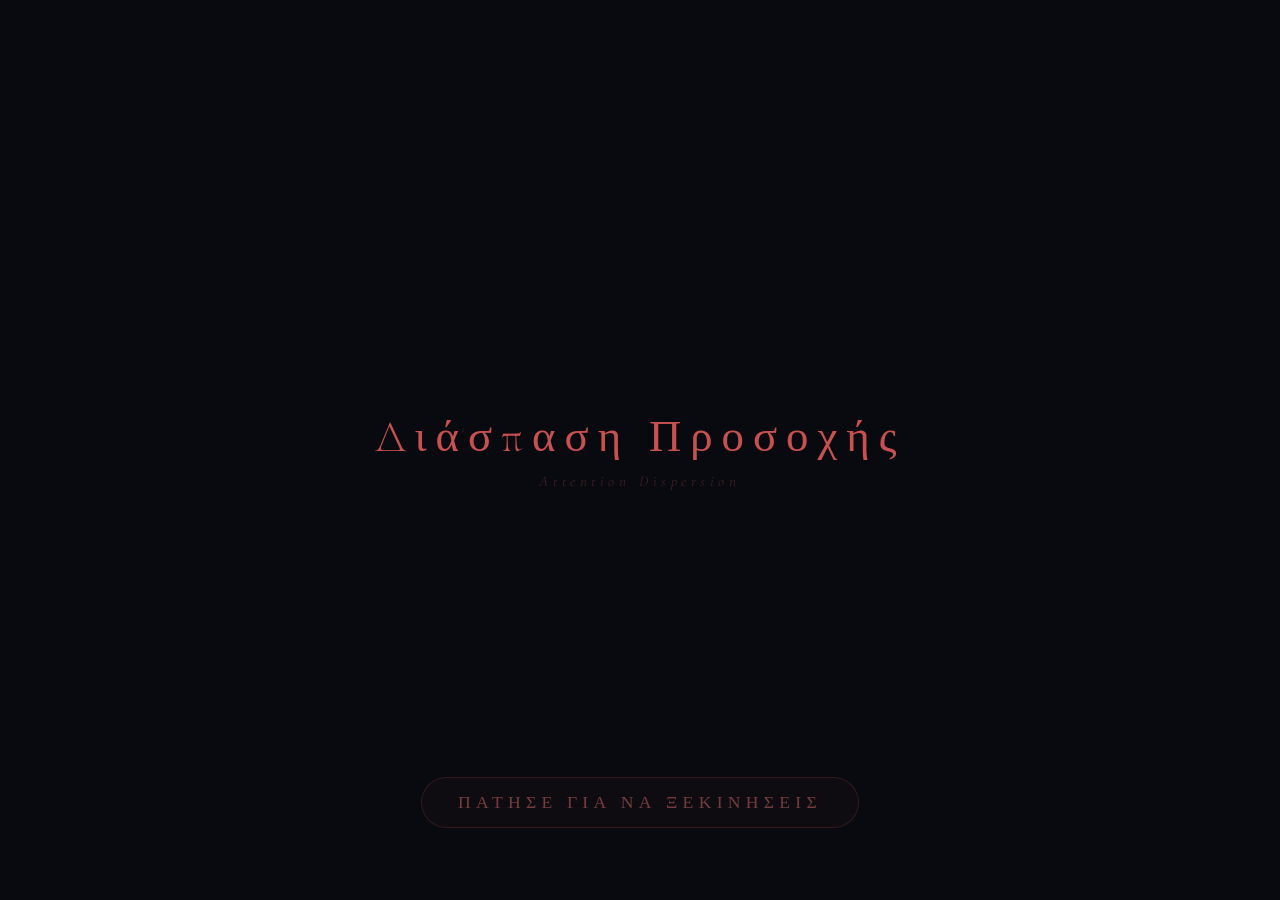
<file: attention_dispersion.html>
<!DOCTYPE html>
<html lang="el">
<head>
<meta charset="UTF-8">
<meta name="viewport" content="width=device-width, initial-scale=1.0">
<title>Διάσπαση Προσοχής — Νοητική Υπερφόρτωση | Attention Dispersion — Cognitive Overload</title>
<meta name="description" content="Οπτικοποίηση της διάσπασης προσοχής: κάθε σκέψη κρατά ένα τρίγωνο αναμμένο, δημιουργώντας αισθητηριακή υπερφόρτωση. Attention dispersion visualization for neurodivergent individuals.">
<link rel="canonical" href="https://mindfulness-practice.site/attention_dispersion.html">
<style>
  @import url('https://fonts.googleapis.com/css2?family=Cormorant+Garamond:ital,wght@0,300;0,400;1,300&display=swap');
  *,*::before,*::after{margin:0;padding:0;box-sizing:border-box}
  body{background:#080a0f;display:flex;flex-direction:column;align-items:center;justify-content:center;min-height:100vh;font-family:'Cormorant Garamond',serif;overflow:hidden;user-select:none}
  #title{color:#c85050;font-size:clamp(16px,2.8vw,22px);font-weight:300;letter-spacing:0.3em;text-transform:uppercase;margin-bottom:16px;opacity:0.9;text-align:center}
  #title-en{color:rgba(200,80,80,0.4);font-size:clamp(10px,1.6vw,13px);letter-spacing:0.2em;margin-top:4px}
  #canvas-wrap{position:relative;width:min(560px,95vw);height:min(560px,95vw)}
  canvas{width:100%;height:100%;border-radius:50%;box-shadow:0 0 80px rgba(200,60,60,0.06),inset 0 0 50px rgba(0,0,0,0.8);background:radial-gradient(circle at center,#101520 0%,#05070a 100%)}
  #phase-label{margin-top:20px;color:#cc7070;font-size:clamp(13px,2vw,16px);letter-spacing:0.12em;font-weight:400;text-align:center;min-height:22px;transition:opacity 0.5s}
  #phase-en{color:rgba(200,100,100,0.35);font-size:clamp(10px,1.5vw,12px);letter-spacing:0.12em;text-align:center;margin-top:4px;font-style:italic;min-height:18px}
  #stress-bar{width:min(300px,70vw);height:6px;background:rgba(255,255,255,0.05);border-radius:3px;margin-top:14px;overflow:hidden}
  #stress-fill{height:100%;width:0%;border-radius:3px;transition:width 0.5s,background 0.3s}
  #stress-label{font-size:11px;color:rgba(200,100,100,0.4);letter-spacing:0.2em;margin-top:4px;text-align:center}
  .back-btn{position:fixed;top:10px;left:12px;background:rgba(255,255,255,0.06);border:1px solid rgba(255,255,255,0.12);color:rgba(255,255,255,0.5);padding:5px 12px;border-radius:14px;font-size:13px;text-decoration:none;font-family:inherit;z-index:10}
  .lang-btn{position:fixed;top:10px;right:12px;background:rgba(255,255,255,0.06);border:1px solid rgba(255,255,255,0.12);color:rgba(255,255,255,0.5);padding:4px 10px;border-radius:12px;font-size:11px;cursor:pointer;font-family:inherit;z-index:10;border:1px solid rgba(255,255,255,0.12)}

  .ex-intro{position:fixed;inset:0;z-index:100;background:#080a0f;display:flex;flex-direction:column;align-items:center;justify-content:center;cursor:pointer;transition:opacity 2s ease}
  .ex-intro.hidden{opacity:0;pointer-events:none}
  .ex-intro-t{font-family:'Cormorant Garamond',serif;font-size:clamp(1.6rem,4.5vw,2.8rem);font-weight:300;letter-spacing:0.2em;color:#c85050;opacity:0;animation:xfi 2s ease 0.5s forwards}
  .ex-intro-s{font-family:'Cormorant Garamond',serif;font-size:clamp(0.7rem,1.4vw,0.95rem);letter-spacing:0.3em;color:rgba(200,80,80,0.3);margin-top:8px;font-style:italic;opacity:0;animation:xfi 2s ease 1.2s forwards}
  .ex-intro-h{position:absolute;bottom:clamp(40px,8vh,80px);left:50%;transform:translateX(-50%);font-family:'Cormorant Garamond',serif;font-size:clamp(0.85rem,2vw,1.1rem);letter-spacing:0.3em;color:rgba(200,100,100,0.55);text-transform:uppercase;cursor:pointer;padding:14px 36px;border:1.5px solid rgba(200,80,80,0.2);border-radius:30px;background:rgba(200,80,80,0.04);transition:all 0.3s;animation:xpu 3s ease-in-out infinite;white-space:nowrap}
  .ex-intro-h:active{background:rgba(200,80,80,0.12);color:rgba(200,100,100,0.8);transform:translateX(-50%) scale(0.96)}
  @keyframes xfi{to{opacity:1}}
  @keyframes xpu{0%,100%{opacity:0.55}50%{opacity:0.9}}
</style>
<script type="application/ld+json">
{
  "@context": "https://schema.org",
  "@type": "LearningResource",
  "name": "Attention Dispersion",
  "alternateName": "Διάσπαση Προσοχής",
  "description": "What happens without returning to the axis: each thought keeps a triangle lit — sensory overload visualization.",
  "url": "https://mindfulness-practice.site/attention_dispersion.html",
  "inLanguage": ["el", "en"],
  "learningResourceType": "Interactive Exercise",
  "educationalUse": "Self-assessment",
  "isAccessibleForFree": true,
  "author": { "@type": "Person", "name": "Θεόδωρος" },
  "isPartOf": {
    "@type": "WebApplication",
    "name": "Mindfulness Guide for Neurodivergent Individuals",
    "url": "https://mindfulness-practice.site/"
  },
  "about": [
    { "@type": "Thing", "name": "Mindfulness" },
    { "@type": "Thing", "name": "Neurodivergence" },
    { "@type": "Thing", "name": "Attention" }
  ],
  "audience": {
    "@type": "PeopleAudience",
    "audienceType": "Neurodivergent individuals, mindfulness practitioners"
  }
}
</script>
<link rel="alternate" hreflang="el" href="https://mindfulness-practice.site/attention_dispersion.html?lang=el">
<link rel="alternate" hreflang="en" href="https://mindfulness-practice.site/attention_dispersion.html?lang=en">
<link rel="alternate" hreflang="x-default" href="https://mindfulness-practice.site/attention_dispersion.html">
</head>
<body>

<div class="ex-intro" id="exIntro" onclick="this.classList.add('hidden')">
  <div class="ex-intro-t">Διάσπαση Προσοχής</div>
  <div class="ex-intro-s">Attention Dispersion</div>
  <div class="ex-intro-h">πάτησε για να ξεκινήσεις</div>
</div>
<a class="back-btn" href="index.html">←</a>
<button class="lang-btn" id="langBtn" onclick="toggleLang()">EN</button>

<div id="title">Διάσπαση Προσοχής<div id="title-en">Attention Dispersion</div></div>
<div id="canvas-wrap"><canvas id="c" width="600" height="600"></canvas></div>
<div id="phase-label"></div>
<div id="phase-en"></div>
<div id="stress-bar"><div id="stress-fill"></div></div>
<div id="stress-label"></div>

<script>
const cv=document.getElementById('c'),ctx=cv.getContext('2d');
const W=600,H=600,CX=300,CY=300;
const MED={x:CX,y:440};
const FOCUS={x:CX,y:150};
const EYE_L={x:-30,y:-30},EYE_R={x:30,y:-30};

let t=0,lang='el';
const urlLang=new URLSearchParams(location.search).get('lang');
if(urlLang==='en'||urlLang==='el')lang=urlLang;

function toggleLang(){lang=lang==='el'?'en':'el';document.getElementById('langBtn').textContent=lang==='el'?'EN':'ΕΛ'}

// ═══ THOUGHTS — they appear and STAY, accumulating ═══
const THOUGHT_POSITIONS=[
  {x:CX-120,y:250,label_el:'παρελθόν',label_en:'past'},
  {x:CX+100,y:280,label_el:'ανησυχία',label_en:'worry'},
  {x:CX-80,y:180,label_el:'σχέδια',label_en:'plans'},
  {x:CX+120,y:200,label_el:'σώμα / πόνος',label_en:'body / pain'},
  {x:CX-30,y:310,label_el:'θυμός',label_en:'anger'},
  {x:CX+60,y:150,label_el:'αν...',label_en:'what if...'},
  {x:CX-130,y:340,label_el:'κρίση',label_en:'judgment'},
  {x:CX+140,y:340,label_el:'φόβος',label_en:'fear'},
];

class Thought{
  constructor(pos,delay){
    this.x=pos.x;this.y=pos.y;
    this.label_el=pos.label_el;this.label_en=pos.label_en;
    this.delay=delay;this.opacity=0;this.scale=0;
    this.active=false;this.hasTriangle=false;
    this.pulsePhase=Math.random()*Math.PI*2;
    this.pulseSpeed=0.8+Math.random()*1.2;
    this.particles=[];
    for(let i=0;i<6;i++){this.particles.push({angle:Math.random()*Math.PI*2,r:10+Math.random()*15,speed:0.3+Math.random()*0.6})}
  }
  update(dt,globalT){
    if(globalT>this.delay&&!this.active)this.active=true;
    if(this.active){
      this.opacity=Math.min(1,this.opacity+dt*0.8);
      this.scale=Math.min(1,this.scale+dt*0.8);
      if(this.opacity>0.6)this.hasTriangle=true;
    }
    this.particles.forEach(p=>{p.angle+=p.speed*dt});
  }
  draw(){
    if(this.opacity<0.01)return;
    const pulse=0.5+0.5*Math.sin(t*this.pulseSpeed+this.pulsePhase);
    ctx.save();ctx.globalAlpha=this.opacity;
    ctx.translate(this.x,this.y);ctx.scale(this.scale,this.scale);
    
    // Glow — gets REDDER as more thoughts accumulate
    const stress=getStress();
    const r=Math.min(200,120+stress*80);
    const g=Math.max(80,160-stress*80);
    const b=Math.max(80,180-stress*100);
    
    const grd=ctx.createRadialGradient(0,0,0,0,0,35);
    grd.addColorStop(0,`rgba(${r},${g},${b},${0.3+pulse*0.15})`);
    grd.addColorStop(1,`rgba(${r},${g},${b},0)`);
    ctx.beginPath();ctx.arc(0,0,35,0,Math.PI*2);ctx.fillStyle=grd;ctx.fill();
    
    // Swirling particles
    this.particles.forEach(p=>{
      const px=Math.cos(p.angle)*p.r,py=Math.sin(p.angle)*p.r;
      ctx.beginPath();ctx.arc(px,py,2,0,Math.PI*2);
      ctx.fillStyle=`rgba(${r},${g+40},${b+40},${0.5+pulse*0.3})`;ctx.fill();
    });
    
    // Label
    ctx.fillStyle=`rgba(${r},${g+30},${b+30},0.85)`;
    ctx.font='12px Cormorant Garamond,serif';ctx.textAlign='center';ctx.textBaseline='middle';
    ctx.fillText(lang==='el'?this.label_el:this.label_en,0,0);
    
    ctx.restore();
  }
}

const thoughts=THOUGHT_POSITIONS.map((pos,i)=>new Thought(pos,2+i*3));

function getStress(){
  const active=thoughts.filter(t=>t.hasTriangle).length;
  return Math.min(1,active/THOUGHT_POSITIONS.length);
}

// ═══ PHASES ═══
const PHASES=[
  {dur:2,el:'Σταθερός άξονας — εστίαση στο σημείο',en:'Stable axis — focus on the point'},
  {dur:3,el:'Μια σκέψη εμφανίζεται... η προσοχή τραβιέται',en:'A thought appears... attention is pulled'},
  {dur:3,el:'Η προσοχή ΔΕΝ επιστρέφει — μένει κολλημένη',en:'Attention does NOT return — it stays stuck'},
  {dur:3,el:'Δεύτερη σκέψη — νέο τρίγωνο αναμμένο',en:'Second thought — another triangle lit'},
  {dur:3,el:'Τρίτη, τέταρτη... κάθε μία κρατά ένα κομμάτι προσοχής',en:'Third, fourth... each one holds a piece of attention'},
  {dur:4,el:'Σκέψεις παντού — νοητική υπερφόρτωση',en:'Thoughts everywhere — cognitive overload'},
  {dur:4,el:'Αισθητηριακή υπερφόρτωση — το σύστημα δεν αντέχει',en:'Sensory overload — the system cannot cope'},
  {dur:4,el:'Χωρίς επιστροφή στον άξονα, ο νους χάνεται',en:'Without returning to the axis, the mind is lost'},
];

let phaseIdx=0,phaseT=0;
function updatePhase(dt){
  phaseT+=dt;
  if(phaseIdx<PHASES.length-1&&phaseT>=PHASES[phaseIdx].dur){
    phaseT=0;phaseIdx++;
  }
  const p=PHASES[phaseIdx];
  document.getElementById('phase-label').textContent=lang==='el'?p.el:p.el;
  document.getElementById('phase-en').textContent=lang==='el'?'':p.en;
  // If lang is en, show en as main
  if(lang==='en'){
    document.getElementById('phase-label').textContent=p.en;
    document.getElementById('phase-en').textContent='';
  } else {
    document.getElementById('phase-label').textContent=p.el;
    document.getElementById('phase-en').textContent=p.en;
  }
  
  // Stress bar
  const stress=getStress();
  const fill=document.getElementById('stress-fill');
  fill.style.width=(stress*100)+'%';
  fill.style.background=stress<0.3?'rgba(100,180,140,0.5)':stress<0.6?'rgba(200,180,80,0.6)':'rgba(200,70,70,0.7)';
  document.getElementById('stress-label').textContent=
    lang==='el'?'ΝΟΗΤΙΚΟ ΦΟΡΤΙΟ':'COGNITIVE LOAD';
}

// ═══ DRAWING ═══
function drawMeditator(){
  ctx.save();ctx.translate(MED.x,MED.y);
  
  // Breath circle — gets SHAKY with stress
  const stress=getStress();
  const shake=stress*4;
  const sx=Math.sin(t*8)*shake,sy=Math.cos(t*11)*shake;
  const breathR=90+Math.sin(t*1.5)*8;
  ctx.beginPath();ctx.arc(sx,sy,breathR,0,Math.PI*2);
  ctx.strokeStyle=`rgba(140,190,210,${0.15-stress*0.1})`;ctx.lineWidth=2;ctx.stroke();
  
  // Head — shakes with overload
  ctx.beginPath();ctx.ellipse(sx,sy,45,32,0,0,Math.PI*2);
  ctx.fillStyle='rgba(25,35,45,0.8)';
  ctx.strokeStyle=`rgba(${120+stress*80},${160-stress*60},${180-stress*80},0.6)`;
  ctx.lineWidth=1.5;ctx.fill();ctx.stroke();
  
  // Ears
  ctx.beginPath();ctx.ellipse(-48+sx,sy,12,28,-Math.PI/10,0,Math.PI*2);
  ctx.fillStyle='rgba(20,30,40,0.9)';ctx.fill();ctx.stroke();
  ctx.beginPath();ctx.ellipse(48+sx,sy,12,28,Math.PI/10,0,Math.PI*2);
  ctx.fillStyle='rgba(20,30,40,0.9)';ctx.fill();ctx.stroke();
  
  // Center — dims with overload
  ctx.beginPath();ctx.arc(sx,sy,4,0,Math.PI*2);
  ctx.fillStyle=`rgba(255,255,255,${1-stress*0.7})`;
  ctx.shadowColor='#ffffff';ctx.shadowBlur=10*(1-stress);ctx.fill();ctx.shadowBlur=0;
  
  // Eyes — get strained
  const eyeGlow=stress>0.5?`rgba(200,80,80,${0.5+stress*0.5})`:'#c8a96e';
  ctx.beginPath();ctx.arc(EYE_L.x+sx,EYE_L.y+sy,5,0,Math.PI*2);
  ctx.fillStyle=eyeGlow;ctx.shadowColor=eyeGlow;ctx.shadowBlur=8+stress*12;ctx.fill();
  ctx.beginPath();ctx.arc(EYE_R.x+sx,EYE_R.y+sy,5,0,Math.PI*2);ctx.fill();
  ctx.shadowBlur=0;
  
  ctx.restore();
}

function drawFocusObject(){
  const stress=getStress();
  const p=0.5+0.5*Math.sin(t*2);
  ctx.save();ctx.translate(FOCUS.x,FOCUS.y);
  
  // Gets dimmer as attention disperses
  const alpha=Math.max(0.1,1-stress*0.8);
  for(let i=2;i>=1;i--){
    const r=10+i*6+p*3;
    ctx.beginPath();ctx.arc(0,0,r,0,Math.PI*2);
    ctx.strokeStyle=`rgba(160,210,230,${(0.1-i*0.02)*alpha})`;ctx.lineWidth=1.5;ctx.stroke();
  }
  ctx.beginPath();
  for(let i=0;i<6;i++){const a=(i*Math.PI)/3-Math.PI/2;i===0?ctx.moveTo(Math.cos(a)*8,Math.sin(a)*8):ctx.lineTo(Math.cos(a)*8,Math.sin(a)*8)}
  ctx.closePath();
  ctx.fillStyle=`rgba(180,230,255,${(0.8+0.2*p)*alpha})`;
  ctx.shadowColor=`rgba(140,200,230,${0.8*alpha})`;ctx.shadowBlur=15*alpha;ctx.fill();
  
  // "Lost" label when very dispersed
  if(stress>0.6){
    ctx.shadowBlur=0;
    ctx.globalAlpha=stress-0.6;
    ctx.fillStyle='rgba(200,100,100,0.6)';ctx.font='italic 11px Cormorant Garamond,serif';
    ctx.textAlign='center';ctx.fillText(lang==='el'?'χαμένο σημείο':'lost point',0,25);
  }
  ctx.restore();
}

// Draw ALL accumulated triangles
function drawTriangles(){
  const stress=getStress();
  thoughts.forEach(th=>{
    if(!th.hasTriangle)return;
    const eL={x:MED.x+EYE_L.x,y:MED.y+EYE_L.y};
    const eR={x:MED.x+EYE_R.x,y:MED.y+EYE_R.y};
    
    const pulse=0.5+0.5*Math.sin(t*th.pulseSpeed+th.pulsePhase);
    const alpha=0.15+pulse*0.1;
    
    // Red-shifting gradient
    const r=Math.min(220,140+stress*80);
    const g=Math.max(80,170-stress*90);
    const b=Math.max(80,200-stress*120);
    
    const grd=ctx.createLinearGradient(MED.x,MED.y,th.x,th.y);
    grd.addColorStop(0,`rgba(${r},${g},${b},${alpha})`);
    grd.addColorStop(1,`rgba(${r},${g},${b},0)`);
    
    ctx.save();
    ctx.beginPath();
    ctx.moveTo(eL.x,eL.y);ctx.lineTo(th.x,th.y);ctx.lineTo(eR.x,eR.y);
    ctx.closePath();ctx.fillStyle=grd;ctx.fill();
    
    // Lines — get more chaotic
    const lineGrd=ctx.createLinearGradient(MED.x,MED.y,th.x,th.y);
    lineGrd.addColorStop(0,`rgba(${r},${g-20},${b-20},${0.4+pulse*0.3})`);
    lineGrd.addColorStop(1,`rgba(${r},${g},${b},0.1)`);
    ctx.beginPath();
    ctx.moveTo(eL.x,eL.y);ctx.lineTo(th.x,th.y);
    ctx.moveTo(eR.x,eR.y);ctx.lineTo(th.x,th.y);
    ctx.strokeStyle=lineGrd;ctx.lineWidth=1+stress;
    ctx.stroke();
    ctx.restore();
  });
}

// Screen shake effect at high stress
function getShake(){
  const s=getStress();
  if(s<0.5)return{x:0,y:0};
  const intensity=(s-0.5)*6;
  return{x:Math.sin(t*13)*intensity,y:Math.cos(t*17)*intensity};
}

// ═══ MAIN LOOP ═══
let lastTime=null;
function loop(ts){
  requestAnimationFrame(loop);
  const dt0=lastTime===null?0:(ts-lastTime)/1000;
  lastTime=ts;
  const dt=Math.min(dt0,0.05);
  t+=dt;
  
  thoughts.forEach(th=>th.update(dt,t));
  updatePhase(dt);
  
  const shake=getShake();
  ctx.save();
  ctx.clearRect(0,0,W,H);
  ctx.translate(shake.x,shake.y);
  
  // Dim grid
  ctx.beginPath();ctx.moveTo(CX,0);ctx.lineTo(CX,H);
  ctx.moveTo(0,MED.y);ctx.lineTo(W,MED.y);
  ctx.strokeStyle='rgba(100,150,180,0.03)';ctx.stroke();
  
  drawFocusObject();
  thoughts.forEach(th=>th.draw());
  drawTriangles();
  drawMeditator();
  
  // Phase dots
  ctx.translate(-shake.x,-shake.y);
  const dotCount=PHASES.length;
  const dotSpacing=16;
  const totalDW=(dotCount-1)*dotSpacing;
  for(let i=0;i<dotCount;i++){
    const dx=CX-totalDW/2+i*dotSpacing;
    ctx.beginPath();ctx.arc(dx,H-20,i===phaseIdx?3.5:2,0,Math.PI*2);
    ctx.fillStyle=i===phaseIdx?'rgba(200,100,100,0.9)':'rgba(80,80,80,0.3)';ctx.fill();
  }
  
  ctx.restore();
}

requestAnimationFrame(loop);
</script>
</body>
</html>
</file>
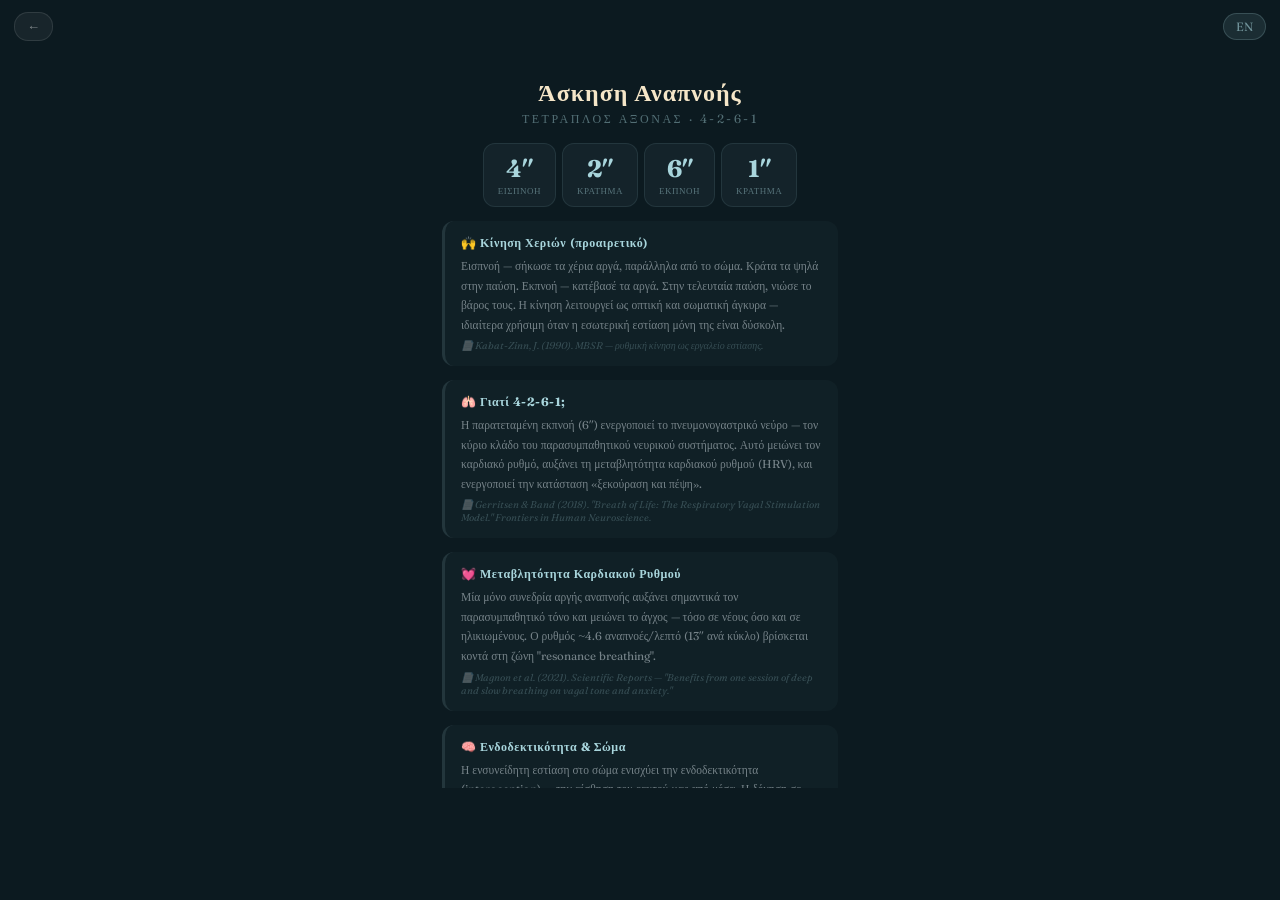
<file: breath_exercise.html>
<!DOCTYPE html>
<html lang="el">
<head>
<meta charset="UTF-8">
<meta name="viewport" content="width=device-width, initial-scale=1.0, maximum-scale=1.0, user-scalable=no">
<meta name="description" content="Διαδραστική άσκηση αναπνοής 4-2-6-1 με κίνηση χεριών. Interactive breathing exercise for neurodivergent individuals.">
<meta property="og:title" content="Άσκηση Αναπνοής — Τετραπλός Άξονας | Breathing Exercise — Fourfold Axis">
<meta property="og:description" content="Αργή αναπνοή με κίνηση χεριών. Slow breathing with arm movement. Vagus nerve activation.">
<link rel="canonical" href="https://mindfulness-practice.site/breath_exercise.html">
<link rel="preconnect" href="https://fonts.googleapis.com">
<link rel="preconnect" href="https://fonts.gstatic.com" crossorigin>
<link href="https://fonts.googleapis.com/css2?family=Fraunces:ital,wght@0,300;0,400;0,700;1,300&display=swap" rel="stylesheet">
<title>Αναπνοή 4‑2‑6‑1 | Breath 4‑2‑6‑1</title>
<style>
  * { margin: 0; padding: 0; box-sizing: border-box; }

  body {
    background: #0c1a20;
    display: flex;
    flex-direction: column;
    align-items: center;
    min-height: 100vh;
    min-height: 100dvh;
    font-family: 'Fraunces', Georgia, serif;
    color: white;
    overflow-x: hidden;
    -webkit-tap-highlight-color: transparent;
  }

  /* ═══ CANVAS — full-width, dominant ═══ */
  canvas {
    width: 100vw;
    max-width: 520px;
    height: 58vh;
    height: 58dvh;
    min-height: 320px;
    display: block;
    flex-shrink: 0;
  }

  /* ═══ BOTTOM UI ═══ */
  .ui-panel {
    flex: 1;
    width: 100%;
    max-width: 520px;
    display: flex;
    flex-direction: column;
    align-items: center;
    justify-content: center;
    padding: 0 20px 16px;
    gap: 10px;
  }

  .phase-box { text-align: center; }
  .phase-name {
    font-size: 26px;
    font-weight: 700;
    letter-spacing: 2px;
    color: #F5E6C8;
    text-shadow: 0 0 8px rgba(200,150,70,0.2);
    min-height: 38px;
    transition: color 0.4s;
  }
  .phase-sub {
    font-size: 13px;
    color: rgba(168,213,220,0.55);
    font-style: italic;
    min-height: 24px;
  }

  .info-row {
    display: flex;
    justify-content: center;
    gap: 28px;
    background: rgba(168,213,220,0.06);
    border-radius: 40px;
    padding: 8px 24px;
  }
  .stat { text-align: center; }
  .stat-val {
    font-size: 24px;
    font-weight: 700;
    font-family: monospace;
    letter-spacing: 1px;
    color: #A8D5DC;
  }
  .stat-lbl {
    font-size: 10px;
    text-transform: uppercase;
    letter-spacing: 1px;
    color: rgba(168,213,220,0.5);
  }
  .stat-divider {
    width: 1px;
    height: 34px;
    background: rgba(168,213,220,0.12);
    align-self: center;
  }

  .controls {
    display: flex;
    gap: 14px;
  }
  button {
    background: rgba(168,213,220,0.08);
    border: 1.5px solid rgba(168,213,220,0.2);
    color: white;
    padding: 10px 26px;
    border-radius: 40px;
    font-size: 15px;
    font-family: inherit;
    cursor: pointer;
    transition: all 0.2s ease;
  }
  button:active {
    transform: scale(0.95);
    background: rgba(168,213,220,0.18);
  }

  /* ═══ SESSION HISTORY BAR ═══ */
  .session-bar {
    display: flex;
    gap: 16px;
    justify-content: center;
    padding: 6px 16px;
    border-radius: 12px;
    background: rgba(168,213,220,0.04);
    border: 1px solid rgba(168,213,220,0.06);
  }
  .session-stat { text-align: center; }
  .session-stat-val {
    font-size: 16px;
    font-weight: 700;
    color: rgba(168,213,220,0.7);
  }
  .session-stat-lbl {
    font-size: 8px;
    text-transform: uppercase;
    letter-spacing: 0.8px;
    color: rgba(168,213,220,0.3);
  }
  .session-divider {
    width: 1px;
    height: 24px;
    background: rgba(168,213,220,0.08);
    align-self: center;
  }

  /* ═══ TOP CONTROLS ═══ */
  .top-bar {
    position: fixed;
    top: 0; left: 0; right: 0;
    display: flex;
    justify-content: space-between;
    align-items: center;
    padding: 12px 14px;
    z-index: 10;
  }
  .back-link {
    background: rgba(255,255,255,0.05);
    border: 1px solid rgba(255,255,255,0.1);
    color: rgba(255,255,255,0.45);
    padding: 5px 12px;
    border-radius: 14px;
    font-size: 13px;
    text-decoration: none;
    font-family: inherit;
    transition: all 0.2s;
  }
  .back-link:active { background: rgba(255,255,255,0.12); }
  .lang-btn {
    background: rgba(168,213,220,0.1);
    border: 1px solid rgba(168,213,220,0.2);
    padding: 5px 12px;
    font-size: 12px;
    border-radius: 14px;
    color: rgba(168,213,220,0.6);
    cursor: pointer;
    font-family: inherit;
    transition: all 0.2s;
  }
  .lang-btn:active { background: rgba(168,213,220,0.2); }

  /* ═══ INTRO GUIDE ═══ */
  .intro-guide {
    width: 92vw; max-width: 440px; max-height: 82vh; overflow-y: auto;
    padding: 28px 22px 22px; text-align: center;
    -webkit-overflow-scrolling: touch;
    margin-top: 50px;
  }
  .intro-guide h1 { font-size: 24px; font-weight: 700; color: #F5E6C8; margin-bottom: 4px; letter-spacing: 1px; }
  .intro-guide .sub-h { font-size: 12px; color: rgba(168,213,220,0.45); letter-spacing: 2.5px; margin-bottom: 16px; }
  .intro-timing { display: flex; justify-content: center; gap: 6px; margin: 14px 0; flex-wrap: wrap; }
  .intro-phase {
    padding: 10px 14px; border-radius: 12px; text-align: center; min-width: 62px;
    background: rgba(168,213,220,0.05); border: 1px solid rgba(168,213,220,0.1);
  }
  .intro-phase .num { font-size: 24px; font-weight: 700; color: #A8D5DC; }
  .intro-phase .lbl { font-size: 9px; color: rgba(168,213,220,0.45); margin-top: 2px; text-transform: uppercase; letter-spacing: 0.5px; }
  .intro-section {
    text-align: left; margin: 14px 0; padding: 14px 16px;
    background: rgba(168,213,220,0.03); border-radius: 12px;
    border-left: 3px solid rgba(168,213,220,0.12);
  }
  .intro-section h3 { font-size: 12px; color: #A8D5DC; margin-bottom: 6px; font-weight: 700; letter-spacing: 0.5px; }
  .intro-section p { font-size: 11.5px; color: rgba(220,230,235,0.5); line-height: 1.7; }
  .intro-ref { font-size: 10px; color: rgba(168,213,220,0.25); font-style: italic; margin-top: 4px; }
  .intro-note {
    font-size: 10px; color: rgba(220,190,60,0.3); margin-top: 14px;
    padding: 10px 14px; border: 1px solid rgba(220,190,60,0.08); border-radius: 10px; text-align: center;
  }
  .intro-start-btn {
    margin-top: 18px; padding: 16px 44px; border-radius: 30px;
    background: rgba(46,139,154,0.18); border: 2px solid rgba(168,213,220,0.25);
    color: white; font-size: 17px; font-family: inherit; cursor: pointer;
    transition: all 0.2s; letter-spacing: 1px;
  }
  .intro-start-btn:active { transform: scale(0.96); background: rgba(46,139,154,0.3); }

  .exercise-area {
    display: none;
    flex-direction: column;
    align-items: center;
    width: 100%;
    min-height: 100vh;
    min-height: 100dvh;
  }
  .exercise-area.active { display: flex; }

  /* ═══ RESPONSIVE ═══ */
  @media (max-height: 640px) {
    canvas { height: 50dvh; min-height: 260px; }
    .phase-name { font-size: 22px; }
    .stat-val { font-size: 20px; }
    .ui-panel { gap: 6px; padding-bottom: 10px; }
  }
  @media (max-height: 550px) {
    canvas { height: 44dvh; min-height: 220px; }
    .session-bar { display: none; }
  }
  @media (min-height: 900px) {
    canvas { height: 62dvh; }
  }
  @media (prefers-reduced-motion: reduce) {
    *, *::before, *::after {
      animation-duration: 0.01ms !important;
      transition-duration: 0.01ms !important;
    }
  }
</style>
<script type="application/ld+json">
{
  "@context": "https://schema.org",
  "@type": "LearningResource",
  "name": "Breathing Exercise 4-2-6-1",
  "alternateName": "Άσκηση Αναπνοής 4-2-6-1",
  "description": "Interactive breathing exercise with arm movement visualization. Vagus nerve activation through slow 4-2-6-1 breathing pattern.",
  "url": "https://mindfulness-practice.site/breath_exercise.html",
  "inLanguage": ["el", "en"],
  "learningResourceType": "Interactive Exercise",
  "educationalUse": "Self-assessment",
  "isAccessibleForFree": true,
  "author": { "@type": "Person", "name": "Θεόδωρος" },
  "isPartOf": {
    "@type": "WebApplication",
    "name": "Mindfulness Guide for Neurodivergent Individuals",
    "url": "https://mindfulness-practice.site/"
  },
  "about": [
    { "@type": "Thing", "name": "Mindfulness" },
    { "@type": "Thing", "name": "Neurodivergence" },
    { "@type": "Thing", "name": "Breath" }
  ],
  "audience": {
    "@type": "PeopleAudience",
    "audienceType": "Neurodivergent individuals, mindfulness practitioners"
  }
}
</script>
<link rel="alternate" hreflang="el" href="https://mindfulness-practice.site/breath_exercise.html?lang=el">
<link rel="alternate" hreflang="en" href="https://mindfulness-practice.site/breath_exercise.html?lang=en">
<link rel="alternate" hreflang="x-default" href="https://mindfulness-practice.site/breath_exercise.html">
</head>
<body>

<!-- TOP BAR -->
<div class="top-bar">
  <a href="index.html" class="back-link">←</a>
  <button class="lang-btn" id="langBtn">EN</button>
</div>

<!-- INTRO GUIDE -->
<div class="intro-guide" id="introGuide">
  <h1 id="ig-title"></h1>
  <div class="sub-h" id="ig-sub"></div>
  <div class="intro-timing" id="ig-timing"></div>
  <div class="intro-section" id="ig-hands"></div>
  <div class="intro-section" id="ig-science"></div>
  <div class="intro-section" id="ig-vagus"></div>
  <div class="intro-section" id="ig-move"></div>
  <div class="intro-note" id="ig-note"></div>
  <button class="intro-start-btn" id="ig-start" onclick="startExercise()"></button>
</div>

<!-- EXERCISE (hidden until start) -->
<div class="exercise-area" id="exerciseArea">
  <canvas id="breathCanvas"></canvas>

  <div class="ui-panel">
    <div class="phase-box">
      <div class="phase-name" id="phaseName">Εισπνοή</div>
      <div class="phase-sub" id="phaseSub">σήκωσε τα χέρια αργά</div>
    </div>

    <div class="info-row">
      <div class="stat">
        <div class="stat-val" id="timerDisplay">00:00</div>
        <div class="stat-lbl" id="timerLabel">Χρόνος</div>
      </div>
      <div class="stat-divider"></div>
      <div class="stat">
        <div class="stat-val" id="cycleCount">0</div>
        <div class="stat-lbl" id="cycleLabel">Κύκλοι</div>
      </div>
    </div>

    <div class="controls">
      <button id="playPauseBtn">▶ Ξεκίνα</button>
      <button id="resetBtn">↺ Επαναφορά</button>
    </div>

    <!-- SESSION HISTORY -->
    <div class="session-bar" id="sessionBar">
      <div class="session-stat">
        <div class="session-stat-val" id="histTotal">0</div>
        <div class="session-stat-lbl" id="histTotalLbl">Σύνολο</div>
      </div>
      <div class="session-divider"></div>
      <div class="session-stat">
        <div class="session-stat-val" id="histToday">0</div>
        <div class="session-stat-lbl" id="histTodayLbl">Σήμερα</div>
      </div>
      <div class="session-divider"></div>
      <div class="session-stat">
        <div class="session-stat-val" id="histStreak">0</div>
        <div class="session-stat-lbl" id="histStreakLbl">Σερί</div>
      </div>
      <div class="session-divider"></div>
      <div class="session-stat">
        <div class="session-stat-val" id="histMinutes">0</div>
        <div class="session-stat-lbl" id="histMinLbl">Λεπτά</div>
      </div>
    </div>
  </div>
</div>

<script>
// ═══════════════════════════════════════════════════════════════════════
// LANGUAGE DATA
// ═══════════════════════════════════════════════════════════════════════
const LANG_DATA = {
  el: {
    phases: [
      { label: "Εισπνοή", sub: "σήκωσε τα χέρια αργά" },
      { label: "Παύση",   sub: "κράτα ψηλά" },
      { label: "Εκπνοή",  sub: "κατέβασε αργά" },
      { label: "Παύση",   sub: "νιώσε το βάρος" }
    ],
    timer: "Χρόνος", cycles: "Κύκλοι",
    play: "▶ Ξεκίνα", pause: "⏸ Παύση", reset: "↺ Επαναφορά",
    histTotal: "Σύνολο", histToday: "Σήμερα", histStreak: "Σερί", histMin: "Λεπτά",
    cues: [
      "νιώσε το βάρος σου", "συγκέντρωσε το βλέμμα",
      "η γη σε κρατά", "άνοιξε την αντίληψη",
      "αφέσου στον ρυθμό", "εδώ, τώρα",
      "η αναπνοή ρέει μόνη της", "το σώμα ξέρει τον ρυθμό"
    ],
    guide: {
      title: 'Άσκηση Αναπνοής', sub: 'ΤΕΤΡΑΠΛΟΣ ΑΞΟΝΑΣ · 4-2-6-1',
      timing: [{num:'4″',lbl:'Εισπνοή'},{num:'2″',lbl:'Κράτημα'},{num:'6″',lbl:'Εκπνοή'},{num:'1″',lbl:'Κράτημα'}],
      hands: { h:'🙌 Κίνηση Χεριών (προαιρετικό)', p:'Εισπνοή — σήκωσε τα χέρια αργά, παράλληλα από το σώμα. Κράτα τα ψηλά στην παύση. Εκπνοή — κατέβασέ τα αργά. Στην τελευταία παύση, νιώσε το βάρος τους. Η κίνηση λειτουργεί ως οπτική και σωματική άγκυρα — ιδιαίτερα χρήσιμη όταν η εσωτερική εστίαση μόνη της είναι δύσκολη.', ref:'Kabat-Zinn, J. (1990). MBSR — ρυθμική κίνηση ως εργαλείο εστίασης.' },
      science: { h:'🫁 Γιατί 4-2-6-1;', p:'Η παρατεταμένη εκπνοή (6″) ενεργοποιεί το πνευμονογαστρικό νεύρο — τον κύριο κλάδο του παρασυμπαθητικού νευρικού συστήματος. Αυτό μειώνει τον καρδιακό ρυθμό, αυξάνει τη μεταβλητότητα καρδιακού ρυθμού (HRV), και ενεργοποιεί την κατάσταση «ξεκούραση και πέψη».', ref:'Gerritsen & Band (2018). "Breath of Life: The Respiratory Vagal Stimulation Model." Frontiers in Human Neuroscience.' },
      vagus: { h:'💓 Μεταβλητότητα Καρδιακού Ρυθμού', p:'Μία μόνο συνεδρία αργής αναπνοής αυξάνει σημαντικά τον παρασυμπαθητικό τόνο και μειώνει το άγχος — τόσο σε νέους όσο και σε ηλικιωμένους. Ο ρυθμός ~4.6 αναπνοές/λεπτό (13″ ανά κύκλο) βρίσκεται κοντά στη ζώνη "resonance breathing".', ref:'Magnon et al. (2021). Scientific Reports — "Benefits from one session of deep and slow breathing on vagal tone and anxiety."' },
      move: { h:'🧠 Ενδοδεκτικότητα & Σώμα', p:'Η ενσυνείδητη εστίαση στο σώμα ενισχύει την ενδοδεκτικότητα (interoception) — την αίσθηση του εαυτού μας από μέσα. Η δόνηση σε κάθε φάση λειτουργεί ως σωματοαισθητικό σήμα — μπορείς να κλείσεις τα μάτια και να ακολουθείς μόνο από την αφή.', ref:'Mehling et al. (2012). MAIA — Multidimensional Assessment of Interoceptive Awareness.' },
      note: '⚠️ Οι μελέτες αφορούν τα μέρη αυτής της πρακτικής (αργή αναπνοή, ρυθμική κίνηση, ενδοδεκτικότητα) — ο συνδυασμός είναι πρωτότυπος σχεδιασμός του Τετραπλού Άξονα.',
      start: '▶  Ξεκίνα την Άσκηση'
    }
  },
  en: {
    phases: [
      { label: "Inhale", sub: "raise arms slowly" },
      { label: "Hold",   sub: "hold up" },
      { label: "Exhale", sub: "lower arms slowly" },
      { label: "Hold",   sub: "feel the weight" }
    ],
    timer: "Time", cycles: "Cycles",
    play: "▶ Start", pause: "⏸ Pause", reset: "↺ Reset",
    histTotal: "Total", histToday: "Today", histStreak: "Streak", histMin: "Minutes",
    cues: [
      "feel your weight", "soften your gaze",
      "earth holds you", "open awareness",
      "surrender to rhythm", "here, now",
      "breath flows by itself", "body knows the rhythm"
    ],
    guide: {
      title: 'Breathing Exercise', sub: 'FOURFOLD AXIS · 4-2-6-1',
      timing: [{num:'4″',lbl:'Inhale'},{num:'2″',lbl:'Hold'},{num:'6″',lbl:'Exhale'},{num:'1″',lbl:'Hold'}],
      hands: { h:'🙌 Arm Movement (optional)', p:'Inhale — raise arms slowly, parallel to your body. Hold them up during the pause. Exhale — lower them slowly. In the final pause, feel their weight. The movement works as a visual and somatic anchor — especially useful when internal focus alone is difficult.', ref:'Kabat-Zinn, J. (1990). MBSR — rhythmic movement as a tool for focus.' },
      science: { h:'🫁 Why 4-2-6-1?', p:'The extended exhale (6″) activates the vagus nerve — the main branch of the parasympathetic nervous system. This reduces heart rate, increases heart rate variability (HRV), and activates the "rest and digest" state.', ref:'Gerritsen & Band (2018). "Breath of Life: The Respiratory Vagal Stimulation Model." Frontiers in Human Neuroscience.' },
      vagus: { h:'💓 Heart Rate Variability', p:'A single session of slow breathing significantly increases parasympathetic tone and reduces anxiety — in both young and older adults. The rate of ~4.6 breaths/min (13″ per cycle) is near the "resonance breathing" zone.', ref:'Magnon et al. (2021). Scientific Reports — "Benefits from one session of deep and slow breathing on vagal tone and anxiety."' },
      move: { h:'🧠 Interoception & Body', p:'Mindful body-focused attention enhances interoception — our inner sense of the body. The vibration at each phase works as a somatosensory signal — you can close your eyes and follow by touch alone.', ref:'Mehling et al. (2012). MAIA — Multidimensional Assessment of Interoceptive Awareness.' },
      note: '⚠️ Studies apply to the components of this practice (slow breathing, rhythmic movement, interoception) — the combination is an original design of the Fourfold Axis.',
      start: '▶  Start the Exercise'
    }
  }
};

let currentLang = 'el';

// ═══════════════════════════════════════════════════════════════════════
// PHASE TIMING
// ═══════════════════════════════════════════════════════════════════════
const PHASES = [
  { dur: 4000, armFrom: 0, armTo: 1, labelKey: 0 }, // inhale
  { dur: 2000, armFrom: 1, armTo: 1, labelKey: 1 }, // hold up
  { dur: 6000, armFrom: 1, armTo: 0, labelKey: 2 }, // exhale
  { dur: 1000, armFrom: 0, armTo: 0, labelKey: 3 }  // hold down
];
const TOTAL_PHASES = PHASES.length;

// ═══════════════════════════════════════════════════════════════════════
// GLOBALS
// ═══════════════════════════════════════════════════════════════════════
let running = false;
let phaseIdx = 0;
let phaseStartTime = 0;
let armPos = 0;
let totalCycles = 0;
let sessionSeconds = 0;
let lastTimestamp = 0;
let animationId = null;
let cues = [];
let lastCueTime = 0;
let time = 0;

const canvas = document.getElementById('breathCanvas');
const ctx = canvas.getContext('2d');
const timerDisplay = document.getElementById('timerDisplay');
const cycleDisplay = document.getElementById('cycleCount');
const phaseNameEl = document.getElementById('phaseName');
const phaseSubEl = document.getElementById('phaseSub');
const playPauseBtn = document.getElementById('playPauseBtn');
const resetBtn = document.getElementById('resetBtn');
const timerLabel = document.getElementById('timerLabel');
const cycleLabel = document.getElementById('cycleLabel');
const langBtn = document.getElementById('langBtn');

// ═══════════════════════════════════════════════════════════════════════
// EASING
// ═══════════════════════════════════════════════════════════════════════
function easeInOutCubic(x) {
  return x < 0.5 ? 4 * x * x * x : 1 - Math.pow(-2 * x + 2, 3) / 2;
}

// ═══════════════════════════════════════════════════════════════════════
// SESSION HISTORY (localStorage)
// ═══════════════════════════════════════════════════════════════════════
function loadHistory() {
  try { return JSON.parse(localStorage.getItem('breath_history')) || { sessions: [], totalMin: 0 }; }
  catch { return { sessions: [], totalMin: 0 }; }
}
function saveHistory(h) { localStorage.setItem('breath_history', JSON.stringify(h)); }

function todayStr() { return new Date().toISOString().split('T')[0]; }

function computeStreak(sessions) {
  if (!sessions.length) return 0;
  // Get unique dates sorted descending
  const dates = [...new Set(sessions.map(s => s.date))].sort().reverse();
  const today = todayStr();
  const yesterday = new Date(Date.now() - 86400000).toISOString().split('T')[0];
  // Streak must include today or yesterday
  if (dates[0] !== today && dates[0] !== yesterday) return 0;
  let streak = 1;
  for (let i = 1; i < dates.length; i++) {
    const prev = new Date(dates[i-1] + 'T00:00:00');
    const curr = new Date(dates[i] + 'T00:00:00');
    const diff = (prev - curr) / 86400000;
    if (diff === 1) streak++;
    else break;
  }
  return streak;
}

function recordCompletedSession(cycles, seconds) {
  const h = loadHistory();
  h.sessions.push({
    date: todayStr(),
    cycles: cycles,
    seconds: Math.round(seconds),
    ts: Date.now()
  });
  h.totalMin = Math.round((h.totalMin || 0) + seconds / 60);
  saveHistory(h);
  updateHistoryUI();
  // Also log for journal integration (compatible with original format)
  logBreathSessionForJournal();
}

function logBreathSessionForJournal() {
  try {
    const data = JSON.parse(localStorage.getItem('breath_sessions') || '{}');
    const now = new Date();
    const day = now.getDay();
    const diff = now.getDate() - day + (day === 0 ? -6 : 1);
    const monday = new Date(new Date(now).setDate(diff));
    const weekStart = monday.toISOString().split('T')[0];
    const dayIdx = (now.getDay() + 6) % 7;
    const key = weekStart + '_' + dayIdx;
    data[key] = (data[key] || 0) + 1;
    localStorage.setItem('breath_sessions', JSON.stringify(data));
  } catch(e) {}
}

function updateHistoryUI() {
  const h = loadHistory();
  const today = todayStr();
  const todaySessions = h.sessions.filter(s => s.date === today).length;
  const streak = computeStreak(h.sessions);
  document.getElementById('histTotal').textContent = h.sessions.length;
  document.getElementById('histToday').textContent = todaySessions;
  document.getElementById('histStreak').textContent = streak;
  document.getElementById('histMinutes').textContent = h.totalMin || 0;

  const ld = LANG_DATA[currentLang];
  document.getElementById('histTotalLbl').textContent = ld.histTotal;
  document.getElementById('histTodayLbl').textContent = ld.histToday;
  document.getElementById('histStreakLbl').textContent = ld.histStreak;
  document.getElementById('histMinLbl').textContent = ld.histMin;
}

// ═══════════════════════════════════════════════════════════════════════
// LANGUAGE
// ═══════════════════════════════════════════════════════════════════════
function updateLanguage() {
  const ld = LANG_DATA[currentLang];
  timerLabel.textContent = ld.timer;
  cycleLabel.textContent = ld.cycles;
  playPauseBtn.textContent = running ? ld.pause : ld.play;
  resetBtn.textContent = ld.reset;
  langBtn.textContent = currentLang === 'el' ? 'EN' : 'ΕΛ';
  const phaseText = ld.phases[PHASES[phaseIdx].labelKey];
  phaseNameEl.textContent = phaseText.label;
  phaseSubEl.textContent = phaseText.sub;
  buildGuide();
  updateHistoryUI();
}

function buildGuide() {
  const g = LANG_DATA[currentLang].guide;
  document.getElementById('ig-title').textContent = g.title;
  document.getElementById('ig-sub').textContent = g.sub;
  document.getElementById('ig-timing').innerHTML = g.timing.map(t =>
    `<div class="intro-phase"><div class="num">${t.num}</div><div class="lbl">${t.lbl}</div></div>`
  ).join('');
  function sec(id, d) {
    document.getElementById(id).innerHTML = `<h3>${d.h}</h3><p>${d.p}</p><div class="intro-ref">📄 ${d.ref}</div>`;
  }
  sec('ig-hands', g.hands);
  sec('ig-science', g.science);
  sec('ig-vagus', g.vagus);
  sec('ig-move', g.move);
  document.getElementById('ig-note').textContent = g.note;
  document.getElementById('ig-start').textContent = g.start;
}

function startExercise() {
  document.getElementById('introGuide').style.display = 'none';
  document.getElementById('exerciseArea').classList.add('active');
  resizeCanvas();
  startBreathing();
}

function setLanguage(lang) {
  currentLang = lang;
  updateLanguage();
  localStorage.setItem('breath_lang', lang);
}

langBtn.addEventListener('click', () => setLanguage(currentLang === 'el' ? 'en' : 'el'));

// ═══════════════════════════════════════════════════════════════════════
// CANVAS RESIZE
// ═══════════════════════════════════════════════════════════════════════
function resizeCanvas() {
  const rect = canvas.getBoundingClientRect();
  const dpr = Math.min(devicePixelRatio || 1, 2);
  canvas.width = rect.width * dpr;
  canvas.height = rect.height * dpr;
  ctx.setTransform(dpr, 0, 0, dpr, 0, 0);
}
window.addEventListener('resize', () => { resizeCanvas(); drawFigure(); });

// ═══════════════════════════════════════════════════════════════════════
// PHASE UPDATE
// ═══════════════════════════════════════════════════════════════════════
function updatePhase(now) {
  if (!running) return;

  const elapsed = now - phaseStartTime;
  const phase = PHASES[phaseIdx];
  const progress = Math.min(elapsed / phase.dur, 1);

  // FIX: Apply easing to progress, THEN interpolate arm position
  const easedProgress = easeInOutCubic(progress);
  armPos = phase.armFrom + (phase.armTo - phase.armFrom) * easedProgress;

  const ld = LANG_DATA[currentLang];
  const phaseText = ld.phases[phase.labelKey];
  phaseNameEl.textContent = phaseText.label;
  phaseSubEl.textContent = phaseText.sub;

  if (progress >= 1) {
    phaseIdx = (phaseIdx + 1) % TOTAL_PHASES;
    phaseStartTime = now;

    // Haptic feedback
    if (navigator.vibrate) {
      const vibePatterns = [
        [30,30,30,30,30,30,30],
        [30,30,30],
        [30,30,30,30,30,30,30,30,30,30,30],
        [40]
      ];
      navigator.vibrate(vibePatterns[phaseIdx]);
    }

    // Cycle complete
    if (phaseIdx === 0) {
      totalCycles++;
      cycleDisplay.textContent = totalCycles;
      // Record session every 3 cycles (or first cycle)
      if (totalCycles === 1 || totalCycles % 3 === 0) {
        recordCompletedSession(totalCycles, sessionSeconds);
      }
    }
  }
}

// ═══════════════════════════════════════════════════════════════════════
// TIMER
// ═══════════════════════════════════════════════════════════════════════
function updateTimer(now) {
  if (!running) return;
  if (lastTimestamp === 0) { lastTimestamp = now; return; }
  const delta = Math.min(now - lastTimestamp, 100);
  if (delta > 0) {
    sessionSeconds += delta / 1000;
    const mins = Math.floor(sessionSeconds / 60);
    const secs = Math.floor(sessionSeconds % 60);
    timerDisplay.textContent = `${String(mins).padStart(2,'0')}:${String(secs).padStart(2,'0')}`;
  }
  lastTimestamp = now;
}

// ═══════════════════════════════════════════════════════════════════════
// DRAW FIGURE — LARGER & CENTERED
// ═══════════════════════════════════════════════════════════════════════
function drawFigure() {
  if (!canvas.width || !canvas.height) return;
  const dpr = Math.min(devicePixelRatio || 1, 2);
  const w = canvas.width / dpr;
  const h = canvas.height / dpr;
  ctx.clearRect(0, 0, w, h);

  const cx = w / 2;
  // Center the figure vertically — place the seat at ~62% height
  const groundY = h * 0.65;
  // Scale factor: make figure fill more of the canvas
  const sc = Math.min(w / 200, h / 260);
  const pulse = Math.sin(time * 1.2) * 0.5 + 0.5;

  ctx.save();
  ctx.translate(cx, groundY);
  ctx.scale(sc, sc);
  ctx.lineCap = 'round';
  ctx.lineJoin = 'round';

  // ── GOLDEN GRAVITY AXIS ──
  const headTop = -118;
  const globeBottom = 52;
  const axTop = headTop - 28;
  const axBot = globeBottom + 18;
  const ag = ctx.createLinearGradient(0, axTop, 0, axBot);
  ag.addColorStop(0, 'rgba(220,190,60,0)');
  ag.addColorStop(0.05, 'rgba(220,190,60,0.18)');
  ag.addColorStop(0.5, 'rgba(220,190,60,0.32)');
  ag.addColorStop(0.95, 'rgba(220,190,60,0.18)');
  ag.addColorStop(1, 'rgba(220,190,60,0)');
  ctx.strokeStyle = ag;
  ctx.lineWidth = 2.2;
  ctx.beginPath(); ctx.moveTo(0, axTop); ctx.lineTo(0, axBot); ctx.stroke();
  ctx.strokeStyle = 'rgba(220,190,60,0.04)';
  ctx.lineWidth = 12;
  ctx.beginPath(); ctx.moveTo(0, axTop); ctx.lineTo(0, axBot); ctx.stroke();

  // ── GLOBE ──
  const globeR = 44, globeY = 0;
  const gradGlobe = ctx.createRadialGradient(-10, globeY - 8, 5, 0, globeY, globeR);
  gradGlobe.addColorStop(0, 'rgba(180,160,80,0.28)');
  gradGlobe.addColorStop(0.5, 'rgba(50,120,100,0.22)');
  gradGlobe.addColorStop(1, 'rgba(30,70,80,0.18)');
  ctx.fillStyle = gradGlobe;
  ctx.beginPath(); ctx.arc(0, globeY, globeR, 0, Math.PI * 2); ctx.fill();
  ctx.strokeStyle = 'rgba(100,160,140,0.18)';
  ctx.lineWidth = 1.5;
  ctx.stroke();
  // continents
  ctx.fillStyle = 'rgba(160,140,60,0.08)';
  ctx.beginPath(); ctx.ellipse(-12, globeY - 5, 18, 12, -0.2, 0, Math.PI * 2); ctx.fill();
  ctx.beginPath(); ctx.ellipse(15, globeY + 8, 10, 8, 0.3, 0, Math.PI * 2); ctx.fill();

  // ── PHASE ARC ──
  if (running) {
    const phaseElapsed = performance.now() - phaseStartTime;
    const pProg = Math.min(phaseElapsed / PHASES[phaseIdx].dur, 1);
    const arcStart = -Math.PI / 2;
    const arcEnd = arcStart + pProg * Math.PI * 2;
    const arcColors = ['rgba(168,213,220,0.3)', 'rgba(180,180,180,0.15)', 'rgba(220,190,60,0.3)', 'rgba(180,180,180,0.12)'];
    ctx.strokeStyle = arcColors[phaseIdx];
    ctx.lineWidth = 2.8;
    ctx.beginPath(); ctx.arc(0, globeY, globeR + 6, arcStart, arcEnd); ctx.stroke();
  }

  // ── LOTUS LEGS ──
  const seatY = -globeR + 5;
  const pelvisY = seatY - 8;
  ctx.fillStyle = 'rgba(40,60,50,0.85)';
  ctx.beginPath();
  ctx.moveTo(-32, seatY + 5);
  ctx.quadraticCurveTo(-37, seatY + 18, -27, seatY + 24);
  ctx.quadraticCurveTo(-5, seatY + 27, 0, seatY + 15);
  ctx.quadraticCurveTo(5, seatY + 27, 27, seatY + 24);
  ctx.quadraticCurveTo(37, seatY + 18, 32, seatY + 5);
  ctx.quadraticCurveTo(16, seatY - 2, 0, pelvisY);
  ctx.quadraticCurveTo(-16, seatY - 2, -32, seatY + 5);
  ctx.fill();
  // fold line
  ctx.strokeStyle = 'rgba(30,50,40,0.22)';
  ctx.lineWidth = 1;
  ctx.beginPath(); ctx.moveTo(-22, seatY + 10); ctx.quadraticCurveTo(0, seatY + 22, 22, seatY + 10); ctx.stroke();

  // ── TORSO ──
  const waistY = pelvisY - 22;
  const chestY = waistY - 28;
  const shoulderY = chestY - 12;
  ctx.fillStyle = 'rgba(60,85,75,0.8)';
  ctx.beginPath();
  ctx.moveTo(-24, pelvisY);
  ctx.quadraticCurveTo(-27, waistY, -26, chestY);
  ctx.lineTo(-22, shoulderY);
  ctx.lineTo(22, shoulderY);
  ctx.lineTo(26, chestY);
  ctx.quadraticCurveTo(27, waistY, 24, pelvisY);
  ctx.closePath();
  ctx.fill();
  // center line
  ctx.strokeStyle = 'rgba(30,50,40,0.18)';
  ctx.lineWidth = 1;
  ctx.beginPath(); ctx.moveTo(0, shoulderY + 5); ctx.lineTo(0, pelvisY); ctx.stroke();

  // ── ARMS ──
  const armAngle = armPos * Math.PI;
  const armLen1 = 30, armLen2 = 28;
  for (let side = -1; side <= 1; side += 2) {
    const sx = side * 22, sy = shoulderY + 3;
    const angle = Math.PI / 2 - armAngle;
    const elbX = sx + Math.cos(angle) * side * armLen1 * 0.7;
    const elbY = sy + Math.sin(angle) * armLen1;
    const hx = elbX + Math.cos(angle) * side * armLen2 * 0.5;
    const hy = elbY + Math.sin(angle) * armLen2 * 0.7;

    // sleeve
    ctx.fillStyle = `rgba(55,80,70,${0.6 + armPos * 0.15})`;
    ctx.beginPath();
    ctx.moveTo(sx - side * 5, sy);
    ctx.lineTo(sx + side * 5, sy);
    ctx.lineTo(elbX + side * 3.5, elbY);
    ctx.lineTo(elbX - side * 3.5, elbY);
    ctx.closePath();
    ctx.fill();
    // forearm
    ctx.strokeStyle = `rgba(200,170,120,${0.5 + armPos * 0.2})`;
    ctx.lineWidth = 3.5;
    ctx.beginPath(); ctx.moveTo(elbX, elbY); ctx.lineTo(hx, hy); ctx.stroke();
    // hand
    ctx.fillStyle = `rgba(200,170,120,${0.4 + armPos * 0.2})`;
    ctx.beginPath(); ctx.arc(hx, hy, 4.5, 0, Math.PI * 2); ctx.fill();

    // glow trail
    if (armPos > 0.1 && running) {
      ctx.strokeStyle = `rgba(168,213,220,${armPos * 0.07})`;
      ctx.lineWidth = 7;
      ctx.beginPath(); ctx.moveTo(sx, sy); ctx.quadraticCurveTo(elbX, elbY, hx, hy); ctx.stroke();
    }
  }

  // Mudra when arms down
  if (armPos < 0.15) {
    const mudraY = waistY + 16;
    ctx.fillStyle = 'rgba(200,170,120,0.4)';
    ctx.beginPath(); ctx.ellipse(0, mudraY, 9, 5.5, 0, 0, Math.PI * 2); ctx.fill();
    ctx.strokeStyle = 'rgba(180,150,100,0.25)';
    ctx.lineWidth = 1;
    ctx.beginPath(); ctx.arc(0, mudraY, 5.5, 0.2, Math.PI - 0.2); ctx.stroke();
  }

  // ── INFINITY SYMBOL ──
  const infY = chestY + 9, infR = 9;
  const colors = ['rgba(220,60,60,0.35)', 'rgba(220,180,40,0.35)', 'rgba(60,180,60,0.35)', 'rgba(60,60,220,0.35)', 'rgba(180,60,180,0.35)'];
  ctx.lineWidth = 2;
  for (let i = 0; i < 5; i++) {
    ctx.strokeStyle = colors[i];
    const o = (i - 2) * 0.9;
    ctx.beginPath();
    ctx.moveTo(0, infY + o);
    ctx.bezierCurveTo(-infR * 1.2, infY - infR + o, -infR * 1.2, infY + infR + o, 0, infY + o);
    ctx.bezierCurveTo(infR * 1.2, infY - infR + o, infR * 1.2, infY + infR + o, 0, infY + o);
    ctx.stroke();
  }

  // ── HEAD & HOOD ──
  const neckY = shoulderY - 9;
  const headY = neckY - 20, headR = 17;
  const hoodTop = headY - headR - 7;

  // Neck
  ctx.fillStyle = 'rgba(200,170,120,0.7)';
  ctx.fillRect(-5.5, neckY, 11, shoulderY - neckY);

  // Hood (behind head)
  ctx.fillStyle = 'rgba(60,85,75,0.8)';
  ctx.beginPath();
  ctx.moveTo(-24, shoulderY);
  ctx.quadraticCurveTo(-26, neckY - 5, -22, headY);
  ctx.quadraticCurveTo(-17, hoodTop, 0, hoodTop - 3);
  ctx.quadraticCurveTo(17, hoodTop, 22, headY);
  ctx.quadraticCurveTo(26, neckY - 5, 24, shoulderY);
  ctx.fill();
  // Hood edge
  ctx.strokeStyle = 'rgba(30,50,40,0.18)';
  ctx.lineWidth = 1.2;
  ctx.beginPath();
  ctx.moveTo(-20, shoulderY - 2);
  ctx.quadraticCurveTo(-22, headY + 5, -15, headY - 5);
  ctx.quadraticCurveTo(0, headY - headR - 2, 15, headY - 5);
  ctx.quadraticCurveTo(22, headY + 5, 20, shoulderY - 2);
  ctx.stroke();

  // Face
  ctx.fillStyle = 'rgba(200,170,120,0.65)';
  ctx.beginPath(); ctx.arc(0, headY, headR - 3, -0.3, Math.PI + 0.3); ctx.fill();

  // Eyes closed
  ctx.strokeStyle = 'rgba(80,60,40,0.4)';
  ctx.lineWidth = 1.3;
  ctx.beginPath(); ctx.moveTo(-8, headY + 1); ctx.quadraticCurveTo(-5.5, headY + 3.5, -3, headY + 1); ctx.stroke();
  ctx.beginPath(); ctx.moveTo(3, headY + 1); ctx.quadraticCurveTo(5.5, headY + 3.5, 8, headY + 1); ctx.stroke();
  // Smile
  ctx.strokeStyle = 'rgba(80,60,40,0.18)';
  ctx.lineWidth = 0.9;
  ctx.beginPath(); ctx.moveTo(-4.5, headY + 7.5); ctx.quadraticCurveTo(0, headY + 10, 4.5, headY + 7.5); ctx.stroke();

  // ── TANTIEN ──
  const tantienY = waistY + 9;
  const tg = ctx.createRadialGradient(0, tantienY, 0, 0, tantienY, 14 + pulse * 5);
  tg.addColorStop(0, `rgba(80,200,160,${0.15 + armPos * 0.1})`);
  tg.addColorStop(0.6, `rgba(80,200,160,${0.05 + armPos * 0.05})`);
  tg.addColorStop(1, 'rgba(80,200,160,0)');
  ctx.fillStyle = tg;
  ctx.beginPath(); ctx.arc(0, tantienY, 14 + pulse * 5, 0, Math.PI * 2); ctx.fill();

  // ── AURA ──
  if (running && armPos > 0.15) {
    for (let i = 0; i < 3; i++) {
      const rr = ((time * 7 + i * 40) % 140);
      const ra = Math.max(0, 1 - rr / 140) * armPos * 0.055;
      ctx.strokeStyle = `rgba(168,213,220,${ra})`;
      ctx.lineWidth = 0.8;
      ctx.beginPath(); ctx.arc(0, chestY - 5, rr, 0, Math.PI * 2); ctx.stroke();
    }
  }

  // ── STARS ──
  for (let i = 0; i < 14; i++) {
    const sx = Math.sin(i * 2.1 + time * 0.08) * 160;
    const sy = -155 - i * 10 + Math.cos(i * 1.5) * 35;
    ctx.fillStyle = `rgba(220,230,240,${0.08 + Math.sin(time * 0.7 + i) * 0.04})`;
    ctx.beginPath(); ctx.arc(sx, sy, 1.3, 0, Math.PI * 2); ctx.fill();
  }

  ctx.restore();

  // ── FLOATING CUES ──
  if (running && cues.length) {
    const nowSec = performance.now() / 1000;
    for (let i = cues.length - 1; i >= 0; i--) {
      const c = cues[i];
      const age = nowSec - c.born;
      if (age > 6) { cues.splice(i, 1); continue; }
      const alpha = age < 0.8 ? age / 0.8 : (age > 4 ? (6 - age) / 2 : 1);
      ctx.save();
      ctx.globalAlpha = Math.max(0, alpha * 0.3);
      ctx.font = "italic 13px 'Fraunces', Georgia, serif";
      ctx.fillStyle = '#A8D5DC';
      ctx.textAlign = 'center';
      ctx.fillText(c.text, c.x, c.y - age * 7);
      ctx.restore();
    }
  }

  time += 0.016;
}

// ═══════════════════════════════════════════════════════════════════════
// CUES
// ═══════════════════════════════════════════════════════════════════════
function maybeAddCue(now) {
  if (!running) return;
  if (now - lastCueTime < 5000) return;
  lastCueTime = now;
  const texts = LANG_DATA[currentLang].cues;
  const text = texts[Math.floor(Math.random() * texts.length)];
  const dpr = Math.min(devicePixelRatio || 1, 2);
  const w = canvas.width / dpr;
  const h = canvas.height / dpr;
  cues.push({ text, x: 20 + Math.random() * (w - 40), y: h * 0.5 + Math.random() * (h * 0.25), born: now / 1000 });
  if (cues.length > 5) cues.shift();
}

// ═══════════════════════════════════════════════════════════════════════
// ANIMATION LOOP
// ═══════════════════════════════════════════════════════════════════════
function animate(nowMs) {
  if (!canvas.width) resizeCanvas();
  if (running) {
    updatePhase(nowMs);
    updateTimer(nowMs);
    maybeAddCue(nowMs);
  }
  drawFigure();
  animationId = requestAnimationFrame(animate);
}

// ═══════════════════════════════════════════════════════════════════════
// CONTROLS
// ═══════════════════════════════════════════════════════════════════════
function startBreathing() {
  if (running) return;
  running = true;
  phaseStartTime = performance.now();
  lastTimestamp = phaseStartTime;
  playPauseBtn.textContent = LANG_DATA[currentLang].pause;
  if (navigator.vibrate) navigator.vibrate([50, 30, 50]);
}

function pauseBreathing() {
  if (!running) return;
  running = false;
  playPauseBtn.textContent = LANG_DATA[currentLang].play;
  // Record session on pause if we have cycles
  if (totalCycles > 0) {
    recordCompletedSession(totalCycles, sessionSeconds);
  }
}

function resetBreathing() {
  const wasRunning = running;
  if (wasRunning) {
    running = false;
    // Record before reset
    if (totalCycles > 0) {
      recordCompletedSession(totalCycles, sessionSeconds);
    }
  }
  phaseIdx = 0;
  armPos = 0;
  totalCycles = 0;
  sessionSeconds = 0;
  cues = [];
  lastCueTime = 0;
  timerDisplay.textContent = '00:00';
  cycleDisplay.textContent = '0';
  const now = performance.now();
  phaseStartTime = now;
  lastTimestamp = now;
  const ld = LANG_DATA[currentLang];
  phaseNameEl.textContent = ld.phases[0].label;
  phaseSubEl.textContent = ld.phases[0].sub;
  playPauseBtn.textContent = ld.play;
  if (!wasRunning) drawFigure();
}

playPauseBtn.addEventListener('click', () => running ? pauseBreathing() : startBreathing());
resetBtn.addEventListener('click', resetBreathing);

// ═══════════════════════════════════════════════════════════════════════
// INIT
// ═══════════════════════════════════════════════════════════════════════
function init() {
  const urlLang = new URLSearchParams(location.search).get('lang');
  if (urlLang === 'en' || urlLang === 'el') currentLang = urlLang;
  else {
    const saved = localStorage.getItem('breath_lang');
    if (saved === 'en' || saved === 'el') currentLang = saved;
    else currentLang = 'el';
  }
  setLanguage(currentLang);
  resizeCanvas();
  resetBreathing();
  updateHistoryUI();
  animationId = requestAnimationFrame(animate);
}

init();
</script>
</body>
</html>
</file>
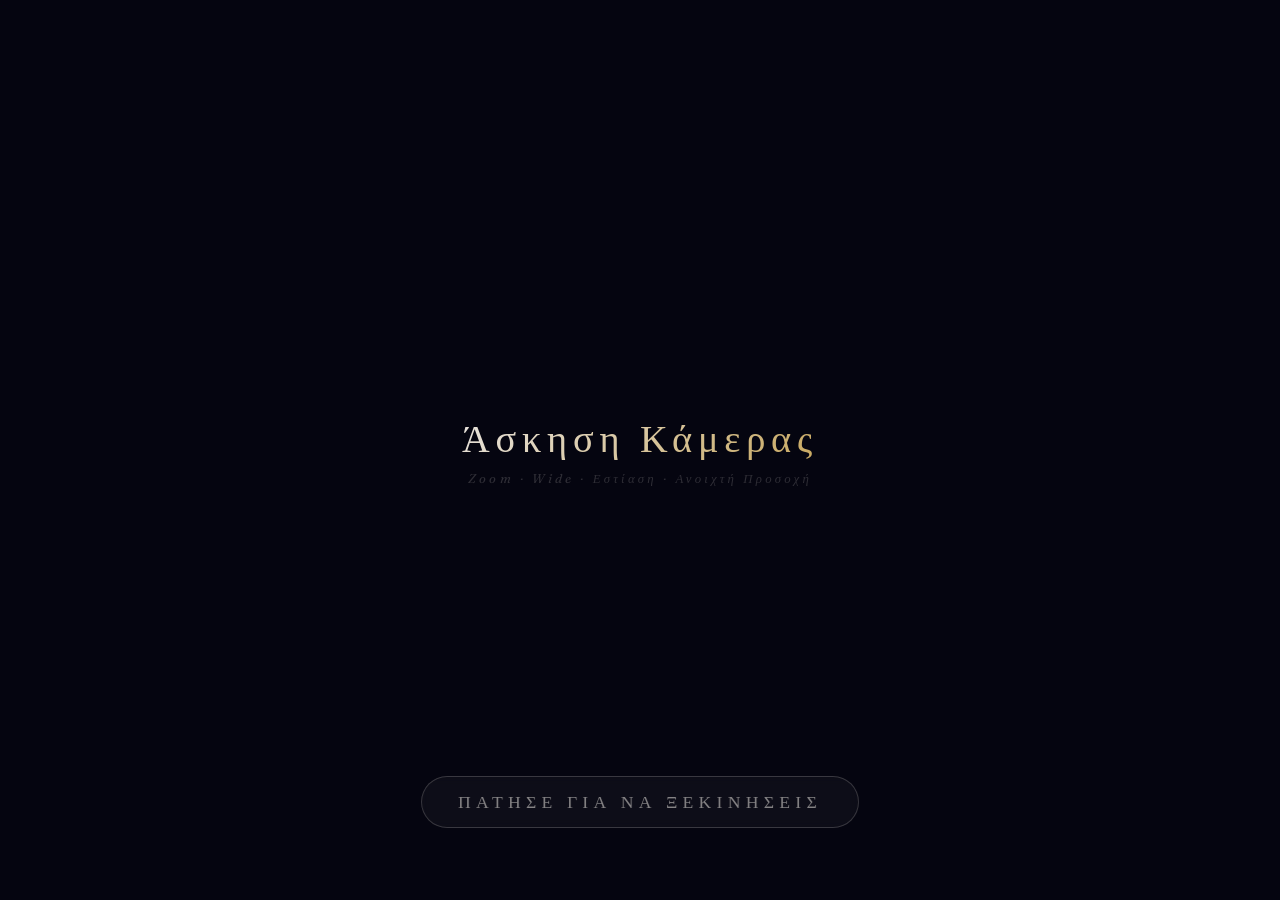
<file: camera_exercise.html>
<!DOCTYPE html>
<html lang="el">
<head>
<meta charset="UTF-8">
<meta name="viewport" content="width=device-width, initial-scale=1.0">
<title>Άσκηση Κάμερας — Από το Zoom στην Ανοιχτή Προσοχή</title>
<style>
  @import url('https://fonts.googleapis.com/css2?family=Fraunces:ital,wght@0,300;0,400;0,700;1,300&display=swap');
  *{margin:0;padding:0;box-sizing:border-box}
  body{background:#050510;overflow:hidden;height:100vh;width:100vw;font-family:'Fraunces',serif;color:#e8e4df;user-select:none}
  canvas{position:fixed;top:0;left:0;width:100vw;height:100vh;z-index:1}
  .sub-box{position:fixed;bottom:50px;left:50%;transform:translateX(-50%);z-index:10;text-align:center;width:90%;max-width:530px;opacity:0;transition:opacity 1.5s ease}
  .sub-box.vis{opacity:1}
  .sub-box .stag{font-size:clamp(0.5rem,0.9vw,0.65rem);letter-spacing:0.3em;text-transform:uppercase;color:rgba(200,180,120,0.45);margin-bottom:5px}
  .sub-box .main{font-size:clamp(0.7rem,1.4vw,0.9rem);font-weight:400;letter-spacing:0.06em;color:rgba(232,228,223,0.7);line-height:1.7;font-style:italic}
  .sub-box .sci{font-size:clamp(0.45rem,0.8vw,0.55rem);color:rgba(140,200,180,0.35);margin-top:8px;line-height:1.5}
  /* New English banner (above head) */
  .eng-banner{
    position:fixed;
    top:20px;
    left:50%;
    transform:translateX(-50%);
    z-index:20;
    background:rgba(10,20,25,0.85);
    backdrop-filter:blur(4px);
    border-radius:20px;
    padding:10px 20px;
    max-width:85%;
    text-align:center;
    font-family:'Fraunces',serif;
    font-size:clamp(0.8rem,2.5vw,1rem);
    font-weight:400;
    letter-spacing:0.02em;
    color:#f0f0e8;
    border-left:3px solid #c8922a;
    box-shadow:0 4px 12px rgba(0,0,0,0.2);
    opacity:0;
    transition:opacity 1.5s ease;
    pointer-events:none;
    line-height:1.5;
  }
  .eng-banner.vis{opacity:1}
  .snum{position:fixed;top:20px;right:24px;z-index:10;font-size:0.6rem;letter-spacing:0.3em;color:rgba(232,228,223,0.1)}
  .ptrack{position:fixed;bottom:0;left:0;width:100%;height:2px;background:rgba(255,255,255,0.03);z-index:10}
  .pbar{height:100%;background:linear-gradient(90deg,rgba(200,160,80,0.4),rgba(100,180,150,0.4));transition:width 1s ease}
  .dots{position:fixed;right:18px;top:50%;transform:translateY(-50%);z-index:10;display:flex;flex-direction:column;gap:12px}
  .dot{width:5px;height:5px;border-radius:50%;background:rgba(232,228,223,0.07);transition:all .4s ease;cursor:pointer;border:none;padding:0}
  .dot.active{background:rgba(232,228,223,0.4);transform:scale(1.3)}
  .ctrls{position:fixed;bottom:10px;left:50%;transform:translateX(-50%);z-index:10;display:flex;gap:6px}
  .ctrls button{background:rgba(232,228,223,0.06);border:1.5px solid rgba(232,228,223,0.15);color:rgba(232,228,223,0.5);padding:10px 22px;font-family:'Fraunces',serif;font-size:clamp(0.75rem,1.5vw,0.9rem);letter-spacing:0.12em;cursor:pointer;border-radius:24px;transition:all .3s;min-width:48px;min-height:44px}
  .intro{position:fixed;inset:0;z-index:100;background:#050510;display:flex;flex-direction:column;align-items:center;justify-content:center;cursor:pointer;transition:opacity 2s ease}
  .intro.hidden{opacity:0;pointer-events:none}
  .intro-t{font-size:clamp(1.4rem,4vw,2.4rem);font-weight:300;letter-spacing:0.15em;background:linear-gradient(135deg,#e8e4df,#c8a860);-webkit-background-clip:text;-webkit-text-fill-color:transparent;opacity:0;animation:fi 2s ease 0.5s forwards}
  .intro-s{font-size:clamp(0.6rem,1.1vw,0.8rem);letter-spacing:0.25em;color:rgba(232,228,223,0.18);margin-top:8px;font-style:italic;opacity:0;animation:fi 2s ease 1.2s forwards}
  .intro-h{
    position:absolute;bottom:clamp(40px,8vh,80px);left:50%;transform:translateX(-50%);
    font-size:clamp(0.85rem,2vw,1.1rem);letter-spacing:0.3em;color:rgba(232,228,223,0.55);
    text-transform:uppercase;cursor:pointer;
    padding:14px 36px;border:1.5px solid rgba(232,228,223,0.2);border-radius:30px;
    background:rgba(232,228,223,0.04);backdrop-filter:blur(4px);
    transition:all 0.3s;animation:pu 3s ease-in-out infinite;white-space:nowrap}
  .intro-h:active{background:rgba(232,228,223,0.12);color:rgba(232,228,223,0.8);transform:translateX(-50%) scale(0.96)}
  @keyframes fi{to{opacity:1}}
  @keyframes pu{0%,100%{opacity:0.07}50%{opacity:0.25}}
</style>
<script type="application/ld+json">
{
  "@context": "https://schema.org",
  "@type": "LearningResource",
  "name": "Camera Exercise",
  "alternateName": "Άσκηση Κάμερας",
  "description": "From zoom to open awareness. How focus changes perception — the body as tripod.",
  "url": "https://mindfulness-practice.site/camera_exercise.html",
  "inLanguage": ["el", "en"],
  "learningResourceType": "Interactive Exercise",
  "educationalUse": "Self-assessment",
  "isAccessibleForFree": true,
  "author": { "@type": "Person", "name": "Θεόδωρος" },
  "isPartOf": {
    "@type": "WebApplication",
    "name": "Mindfulness Guide for Neurodivergent Individuals",
    "url": "https://mindfulness-practice.site/"
  },
  "about": [
    { "@type": "Thing", "name": "Mindfulness" },
    { "@type": "Thing", "name": "Neurodivergence" },
    { "@type": "Thing", "name": "Attention" }
  ],
  "audience": {
    "@type": "PeopleAudience",
    "audienceType": "Neurodivergent individuals, mindfulness practitioners"
  }
}
</script>
<link rel="alternate" hreflang="el" href="https://mindfulness-practice.site/camera_exercise.html?lang=el">
<link rel="alternate" hreflang="en" href="https://mindfulness-practice.site/camera_exercise.html?lang=en">
<link rel="alternate" hreflang="x-default" href="https://mindfulness-practice.site/camera_exercise.html">
<link rel="canonical" href="https://mindfulness-practice.site/camera_exercise.html">
</head>
<body>
<div class="intro" id="intro">
  <div class="intro-t">Άσκηση Κάμερας</div>
  <div class="intro-s">Zoom · Wide · Εστίαση · Ανοιχτή Προσοχή</div>
  <div class="intro-h">πάτησε για να ξεκινήσεις</div>
</div>
<canvas id="c"></canvas>
<!-- Greek + scientific note at bottom -->
<div class="sub-box" id="sub"><div class="stag" id="stag"></div><div class="main" id="msub"></div><div class="sci" id="ssci"></div></div>
<!-- English banner above head -->
<div class="eng-banner" id="engBanner"></div>
<div class="snum" id="sn"></div>
<div class="ptrack"><div class="pbar" id="pb"></div></div>
<div class="dots" id="dotsC"></div>
<div class="ctrls"><button onclick="goTo(cur-1)" aria-label="Previous">◀ </button><button id="ab" onclick="togAuto()">▶ auto</button><button onclick="goTo(cur+1)" aria-label="Next"> ▶</button></div>
<script>
const cv=document.getElementById('c'),ctx=cv.getContext('2d');
let W,H,cx,cy;
function resize(){const d=Math.min(devicePixelRatio||1,2);W=innerWidth;H=innerHeight;cv.width=W*d;cv.height=H*d;cv.style.width=W+'px';cv.style.height=H+'px';ctx.setTransform(d,0,0,d,0,0);cx=W/2;cy=H/2}
resize();addEventListener('resize',resize);
const SC=[
  {tag:'Σκηνή 1 · Zoom In',sub:'Κράτα το τηλέφωνο μπροστά σου — κάνε zoom.\nΤο σώμα σου δεν είναι σταθερό τρίποδο.\nΠαρατήρησε πόσο τρέμει η εικόνα.',sub_en:'Hold your phone in front of you — zoom in.\nYour body is not a stable tripod.\nNotice how much the image shakes.',sci_en:'📷 Narrow focus increases postural sway — zoom amplifies every micro-movement (Woollacott, 2002).',tag_en:'Scene 1 · Zoom In',sci:'📷 Η στενή εστίαση αυξάνει τη σωματική αστάθεια — το zoom μεγεθύνει κάθε μικροκίνηση (Woollacott, 2002).',bg:[28,20,30]},
  {tag:'Σκηνή 2 · Ultra Wide',sub:'Βάλε ultra wide — ανοιχτό πλάνο.\nΤο σώμα ακόμα δεν είναι σταθερό τρίποδο.\nΌμως η εικόνα είναι πολύ πιο σταθερή!',sub_en:'Switch to ultra wide — open frame.\nYour body is still not a stable tripod.\nBut the image looks much more stable!',sci_en:'📐 Wide vision reduces apparent instability — same movement becomes invisible in wide frame.',tag_en:'Scene 2 · Ultra Wide',sci:'📐 Η ευρεία όραση μειώνει τη φαινόμενη αστάθεια — η ίδια κίνηση γίνεται αόρατη σε ευρύ πλάνο.',bg:[18,25,32]},
  {tag:'Σκηνή 3 · Εστιασμένο Βλέμμα',sub:'Άνοιξε και λύγισε λίγο τα γόνατα.\nΣτάσου όρθιος — βρες τον άξονα της βαρύτητας.\nΑυτός ο άξονας είναι το σέλφι στικ και το τρίτο πόδι του τρίποδου.\nΤα πόδια μαζί με τη λεκάνη ρυθμίζουν την ισορροπία.\nΕστίασε το βλέμμα σε ένα σημείο.',sub_en:'Open and slightly bend your knees.\nStand upright — find your gravity axis.\nThis axis is the selfie stick and the third leg of the tripod.\nFeet together with the pelvis regulate balance.\nFocus your gaze on a single point.',sci_en:'🧠 Focused attention activates ACC — stability improves with a stable base (Woollacott, 2002).',tag_en:'Scene 3 · Focused Gaze',sci:'🧠 Η εστιασμένη προσοχή ενεργοποιεί ACC — η σταθερότητα αυξάνεται με σταθερή βάση (Woollacott, 2002).',bg:[20,28,25]},
  {tag:'Σκηνή 4 · Ανοιχτή Προσοχή',sub:'Μείνε όρθιος, γόνατα ελαφρώς λυγισμένα.\nΜαλάκωσε το βλέμμα — άφησε το πεδίο να ανοίξει.\nΌραση, ακοή, αίσθηση — χωρίς εστίαση.\nΟ άξονας βαρύτητας στο κέντρο του κεφαλιού.\nΕίσαι ο χώρος που αντιλαμβάνεται.',sub_en:'Stay upright, knees slightly bent.\nSoften your gaze — let the field open.\nVision, hearing, sensation — without focus.\nThe gravity axis at the center of the head.\nYou are the space that perceives.',sci_en:'🧘 Open attention produces synchronized Alpha waves across hemispheres (Fehmi, 2007) — relaxed alertness.',tag_en:'Scene 4 · Open Awareness',sci:'🧘 Η ανοιχτή προσοχή παράγει συγχρονισμένα κύματα Άλφα (Fehmi, 2007) — χαλαρή εγρήγορση.',bg:[12,30,22]}
];
const N=SC.length;
document.getElementById('dotsC').innerHTML=SC.map((_,i)=>`<button class="dot${i===0?' active':''}" onclick="goTo(${i})"></button>`).join('');
let cur=0,tgt=0,tT=0,trans=false,time=0,gA=0,autoP=false,autoTm=null;

function drawMtn(ox,oy,sc,a){ctx.save();ctx.translate(ox,oy);ctx.scale(sc,sc);ctx.fillStyle=`rgba(70,90,80,${a*0.2})`;ctx.beginPath();ctx.moveTo(-180,40);ctx.lineTo(-30,-100);ctx.lineTo(20,-70);ctx.lineTo(90,-120);ctx.lineTo(220,40);ctx.closePath();ctx.fill();ctx.fillStyle=`rgba(55,75,65,${a*0.15})`;ctx.beginPath();ctx.moveTo(-120,40);ctx.lineTo(40,-80);ctx.lineTo(180,40);ctx.closePath();ctx.fill();ctx.fillStyle=`rgba(200,210,215,${a*0.08})`;ctx.beginPath();ctx.moveTo(-30,-100);ctx.lineTo(-18,-82);ctx.lineTo(-42,-82);ctx.closePath();ctx.fill();ctx.strokeStyle=`rgba(90,110,80,${a*0.15})`;ctx.lineWidth=1;ctx.beginPath();ctx.moveTo(-250,40);ctx.lineTo(250,40);ctx.stroke();ctx.restore()}

function drawStanding(x,y,a,shake,zLabel,options={}){
  const {tripodLine=false,focus=false,open=false}=options;
  ctx.save();ctx.translate(x,y);
  const sx=Math.sin(time*7)*shake,sy=Math.cos(time*5.5)*shake*0.7,rot=Math.sin(time*4)*shake*0.008;
  ctx.save();ctx.translate(sx*0.3,sy*0.3);ctx.rotate(rot);
  const col=`rgba(200,190,170,${a*0.5})`,dim=`rgba(200,190,170,${a*0.2})`;
  ctx.lineCap='round';ctx.strokeStyle=col;ctx.lineWidth=2;
  ctx.beginPath();ctx.moveTo(-8,0);ctx.lineTo(-12,55);ctx.lineTo(-10,95);ctx.stroke();
  ctx.beginPath();ctx.moveTo(8,0);ctx.lineTo(12,55);ctx.lineTo(10,95);ctx.stroke();
  ctx.beginPath();ctx.moveTo(-10,95);ctx.lineTo(-16,100);ctx.stroke();
  ctx.beginPath();ctx.moveTo(10,95);ctx.lineTo(16,100);ctx.stroke();
  if(!tripodLine){
    ctx.strokeStyle=`rgba(200,80,60,${a*0.15})`;ctx.lineWidth=0.8;ctx.setLineDash([2,3]);
    ctx.beginPath();ctx.moveTo(-12,55);ctx.lineTo(12,55);ctx.stroke();ctx.setLineDash([]);
    ctx.font='7px Fraunces';ctx.fillStyle=`rgba(200,80,60,${a*0.2})`;ctx.textAlign='center';ctx.fillText('≠ τρίποδο',0,65);
  }
  ctx.strokeStyle=col;ctx.lineWidth=2;
  ctx.beginPath();ctx.moveTo(-10,-30);ctx.lineTo(-8,0);ctx.stroke();
  ctx.beginPath();ctx.moveTo(10,-30);ctx.lineTo(8,0);ctx.stroke();
  ctx.strokeStyle=dim;ctx.lineWidth=1.5;
  ctx.beginPath();ctx.moveTo(-14,-30);ctx.quadraticCurveTo(-20,-45,-10,-55);ctx.stroke();
  ctx.beginPath();ctx.moveTo(14,-30);ctx.quadraticCurveTo(20,-45,10,-55);ctx.stroke();
  const pw=22,ph=32;ctx.strokeStyle=`rgba(180,180,190,${a*0.5})`;ctx.lineWidth=2;
  ctx.beginPath();ctx.roundRect(-pw/2,-55-ph,pw,ph,4);ctx.stroke();ctx.fillStyle=`rgba(20,25,35,${a*0.5})`;ctx.fill();
  ctx.fillStyle=`rgba(80,120,140,${a*0.4})`;ctx.beginPath();ctx.arc(0,-55-ph/2,5,0,Math.PI*2);ctx.fill();
  ctx.strokeStyle=`rgba(120,160,180,${a*0.5})`;ctx.lineWidth=1;ctx.stroke();
  ctx.fillStyle=`rgba(180,200,220,${a*0.3})`;ctx.beginPath();ctx.arc(0,-55-ph/2,2,0,Math.PI*2);ctx.fill();
  ctx.restore();
  const sw=Math.min(W*0.38,150),sh=sw*0.65,scX=x+55,scY=y-75;
  ctx.strokeStyle=`rgba(180,180,190,${a*0.3})`;ctx.lineWidth=1.5;ctx.beginPath();ctx.roundRect(scX-sw/2,scY-sh/2,sw,sh,6);ctx.stroke();ctx.fillStyle=`rgba(15,20,30,${a*0.4})`;ctx.fill();
  ctx.save();ctx.beginPath();ctx.roundRect(scX-sw/2+2,scY-sh/2+2,sw-4,sh-4,4);ctx.clip();
  const vs=zLabel==='5x'?1.8:0.6;drawMtn(scX+sx*vs*2,scY+sy*vs*2,vs*0.3,a*0.7);ctx.restore();
  ctx.font='10px Fraunces';ctx.fillStyle=`rgba(200,180,100,${a*0.4})`;ctx.textAlign='center';
  ctx.fillText(zLabel==='5x'?'🔍 ZOOM 5x':'📷 WIDE 0.5x',scX,scY-sh/2-8);
  if(shake>2){for(let i=0;i<4;i++){const ag=time*4+i*Math.PI/2,r=18+Math.sin(time*5+i)*2;ctx.strokeStyle=`rgba(200,100,80,${a*0.1})`;ctx.lineWidth=0.8;ctx.beginPath();ctx.moveTo(x+Math.cos(ag)*r,y-70+Math.sin(ag)*r*0.5);ctx.lineTo(x+Math.cos(ag)*(r+6),y-70+Math.sin(ag)*(r+6)*0.5);ctx.stroke()}}

  // Gravity axis line (tripod third leg)
  if(tripodLine){
    const topY=-100, bottomY=95;
    const grad=ctx.createLinearGradient(0,topY,0,bottomY);
    grad.addColorStop(0,`rgba(210,80,70,0)`);
    grad.addColorStop(0.1,`rgba(210,80,70,${a*0.5})`);
    grad.addColorStop(0.5,`rgba(210,80,70,${a*0.75})`);
    grad.addColorStop(0.9,`rgba(210,80,70,${a*0.5})`);
    grad.addColorStop(1,`rgba(210,80,70,0)`);
    ctx.strokeStyle=grad;ctx.lineWidth=2.5;
    ctx.beginPath();ctx.moveTo(0,topY);ctx.lineTo(0,bottomY);ctx.stroke();
    ctx.strokeStyle=`rgba(210,80,70,${a*0.08})`;ctx.lineWidth=12;
    ctx.beginPath();ctx.moveTo(0,topY);ctx.lineTo(0,bottomY);ctx.stroke();
    ctx.fillStyle=`rgba(210,80,70,${a*0.4})`;
    ctx.beginPath();ctx.moveTo(0,bottomY);ctx.lineTo(-4,bottomY-8);ctx.lineTo(4,bottomY-8);ctx.closePath();ctx.fill();
    ctx.fillStyle=`rgba(210,80,70,${a*0.2})`;
    ctx.beginPath();ctx.arc(0,topY,3,0,Math.PI*2);ctx.fill();
  }

  // Head & neck (for standing)
  const headY=-98, headR=14;
  ctx.fillStyle=`rgba(200,190,170,${a*0.1})`;
  ctx.beginPath();ctx.arc(0,headY,headR,0,Math.PI*2);ctx.fill();
  ctx.strokeStyle=col;ctx.lineWidth=2;ctx.stroke();
  // Eyes
  if(focus && !open){
    ctx.fillStyle=`rgba(210,200,185,${a*0.5})`;
    ctx.beginPath();ctx.arc(-5,headY-1,2,0,Math.PI*2);ctx.fill();
    ctx.beginPath();ctx.arc(5,headY-1,2,0,Math.PI*2);ctx.fill();
    // Focus lines
    const fxL=-5,fxR=5,fy=headY-1;
    const tgtX=0,tgtY=110; // ground point
    ctx.strokeStyle=`rgba(220,200,100,${a*0.25})`;ctx.lineWidth=1;
    ctx.beginPath();ctx.moveTo(fxL,fy);ctx.lineTo(tgtX,tgtY);ctx.stroke();
    ctx.beginPath();ctx.moveTo(fxR,fy);ctx.lineTo(tgtX,tgtY);ctx.stroke();
    const p=Math.sin(time*2)*0.5+0.5;
    const fg=ctx.createRadialGradient(tgtX,tgtY,0,tgtX,tgtY,8+p*3);
    fg.addColorStop(0,`rgba(240,220,100,${a*0.3})`);fg.addColorStop(1,'rgba(240,220,100,0)');
    ctx.fillStyle=fg;ctx.beginPath();ctx.arc(tgtX,tgtY,8+p*3,0,Math.PI*2);ctx.fill();
    ctx.fillStyle=`rgba(255,240,120,${a*0.5})`;ctx.beginPath();ctx.arc(tgtX,tgtY,2,0,Math.PI*2);ctx.fill();
    ctx.font='8px Fraunces';ctx.fillStyle=`rgba(220,200,100,${a*0.25})`;ctx.fillText('Εστίαση',tgtX,tgtY+16);
  } else if(open){
    // Soft eyes
    ctx.strokeStyle=`rgba(210,200,185,${a*0.4})`;ctx.lineWidth=1;
    ctx.beginPath();ctx.moveTo(-8,headY);ctx.quadraticCurveTo(-5,headY+2,-2,headY);ctx.stroke();
    ctx.beginPath();ctx.moveTo(2,headY);ctx.quadraticCurveTo(5,headY+2,8,headY);ctx.stroke();
    // Open awareness rays
    const p=Math.sin(time*0.5)*0.5+0.5;
    for(let i=12;i>=0;i--){
      const la=a*(0.005+i*0.003),sp=Math.PI*0.35*(0.5+i/12*0.5);
      ctx.beginPath();ctx.moveTo(0,headY);
      ctx.arc(0,headY,Math.min(W,H)*0.32*(0.3+i/12*0.7),-Math.PI/2-sp,-Math.PI/2+sp);
      ctx.closePath();ctx.fillStyle=`rgba(130,200,160,${la})`;ctx.fill();
    }
    for(let s=-1;s<=1;s+=2){
      const ex=s*(headR+2),ey=headY;
      for(let i=8;i>=0;i--){
        const la=a*(0.004+i*0.002);
        const startA=s>0?-Math.PI*0.3:Math.PI-Math.PI*0.7;
        const endA=s>0?Math.PI*0.3:Math.PI+Math.PI*0.7;
        ctx.beginPath();ctx.moveTo(ex,ey);
        ctx.arc(ex,ey,Math.min(W,H)*0.28*(0.3+i/8*0.7),startA,endA);
        ctx.closePath();ctx.fillStyle=`rgba(100,170,180,${la})`;ctx.fill();
      }
    }
    // Gravity axis dot at head center
    const dg=ctx.createRadialGradient(0,headY,0,0,headY,10+p*4);
    dg.addColorStop(0,`rgba(200,185,120,${a*0.45})`);
    dg.addColorStop(0.4,`rgba(200,185,120,${a*0.15})`);
    dg.addColorStop(1,'rgba(200,185,120,0)');
    ctx.fillStyle=dg;ctx.beginPath();ctx.arc(0,headY,10+p*4,0,Math.PI*2);ctx.fill();
    ctx.fillStyle=`rgba(245,230,140,${a*0.8})`;ctx.beginPath();ctx.arc(0,headY,3,0,Math.PI*2);ctx.fill();
    ctx.font='7px Fraunces';ctx.fillStyle=`rgba(200,185,120,${a*0.3})`;ctx.fillText('Άξονας',0,headY-headR-8);
    for(let i=0;i<3;i++){const rr=((time*7+i*45)%140),ra=Math.max(0,1-rr/140);ctx.globalAlpha=a*ra*0.04;ctx.strokeStyle='rgba(140,200,170,1)';ctx.lineWidth=0.5;ctx.beginPath();ctx.arc(0,headY,rr,0,Math.PI*2);ctx.stroke();ctx.globalAlpha=1}
  } else {
    // neutral eyes
    ctx.fillStyle=`rgba(210,200,185,${a*0.4})`;
    ctx.beginPath();ctx.arc(-5,headY-1,1.5,0,Math.PI*2);ctx.fill();
    ctx.beginPath();ctx.arc(5,headY-1,1.5,0,Math.PI*2);ctx.fill();
  }

  ctx.restore();
}

function drawScene(idx,a){
  if(a<=0)return;ctx.save();
  if(idx===0)drawStanding(cx-30,cy+40,a,4,'5x',{tripodLine:false,focus:false,open:false});
  else if(idx===1)drawStanding(cx-30,cy+40,a,3.5,'0.5x',{tripodLine:false,focus:false,open:false});
  else if(idx===2)drawStanding(cx-20,cy+40,a,2,'',{tripodLine:true,focus:true,open:false});
  else drawStanding(cx-20,cy+40,a,2,'',{tripodLine:true,focus:false,open:true});
  ctx.restore();
}
function drawBg(sf){const i=Math.floor(sf),fr=sf-i,n=Math.min(i+1,N-1);const r=SC[i].bg[0]*(1-fr)+SC[n].bg[0]*fr,g=SC[i].bg[1]*(1-fr)+SC[n].bg[1]*fr,b=SC[i].bg[2]*(1-fr)+SC[n].bg[2]*fr;const gr=ctx.createRadialGradient(cx,cy,0,cx,cy,Math.max(W,H)*0.7);gr.addColorStop(0,`rgb(${r|0},${g|0},${b|0})`);gr.addColorStop(1,'rgb(5,5,14)');ctx.fillStyle=gr;ctx.fillRect(0,0,W,H)}
function updUI(){
  const s=SC[cur];
  document.getElementById('stag').textContent=s.tag+(s.tag_en?' · '+s.tag_en:'');
  document.getElementById('msub').innerHTML=s.sub.replace(/\n/g,'<br>')+(s.sub_en?'<div style="margin-top:6px;font-size:0.75em;color:rgba(180,200,190,0.35);font-style:italic">'+s.sub_en.replace(/\n/g,'<br>')+'</div>':'');
  document.getElementById('ssci').innerHTML=s.sci+(s.sci_en?'<br>'+s.sci_en:'');
  document.getElementById('sub').classList.add('vis');
  // Update English banner
  const engDiv=document.getElementById('engBanner');
  if(s.sub_en){
    engDiv.innerHTML=s.sub_en.replace(/\n/g,'<br>');
    engDiv.classList.add('vis');
  } else {
    engDiv.classList.remove('vis');
  }
  document.getElementById('sn').textContent=`${cur+1} / ${N}`;
  document.getElementById('pb').style.width=`${(cur/(N-1))*100}%`;
  document.querySelectorAll('.dot').forEach((d,i)=>d.classList.toggle('active',i===cur));
}
function goTo(i){if(i<0||i>=N||i===cur||trans)return;tgt=i;trans=true;tT=0;document.getElementById('sub').classList.remove('vis');document.getElementById('engBanner').classList.remove('vis');setTimeout(()=>{cur=tgt;trans=false;updUI()},1800)}
function ease(t){return t<0.5?4*t*t*t:1-Math.pow(-2*t+2,3)/2}
function togAuto(){autoP=!autoP;document.getElementById('ab').innerHTML=autoP?'\u23F8 pause':'\u25B6 auto';if(autoP)runA();else clearTimeout(autoTm)}
function runA(){if(!autoP)return;autoTm=setTimeout(()=>{if(cur<N-1){goTo(cur+1);setTimeout(runA,2000)}else{autoP=false;document.getElementById('ab').innerHTML='\u25B6 auto'}},9000)}
document.getElementById('intro').addEventListener('click',()=>{document.getElementById('intro').classList.add('hidden');updUI()});
document.addEventListener('keydown',e=>{if(e.key==='ArrowRight'||e.key===' ')goTo(cur+1);if(e.key==='ArrowLeft')goTo(cur-1)});
let lt=0;
function loop(ts){const dt=Math.min((ts-lt)/1000,0.05);lt=ts;time+=dt;if(gA<1)gA=Math.min(1,gA+dt*0.5);if(trans)tT=Math.min(tT+dt*0.65,1);ctx.clearRect(0,0,W,H);const sf=trans?cur+(tgt-cur)*ease(tT):cur;drawBg(sf);ctx.globalAlpha=gA;if(trans){const e2=ease(tT);drawScene(cur,1-e2);drawScene(tgt,e2)}else drawScene(cur,1);ctx.globalAlpha=1;requestAnimationFrame(loop)}
requestAnimationFrame(loop);
</script>
</body>
</html>
</file>
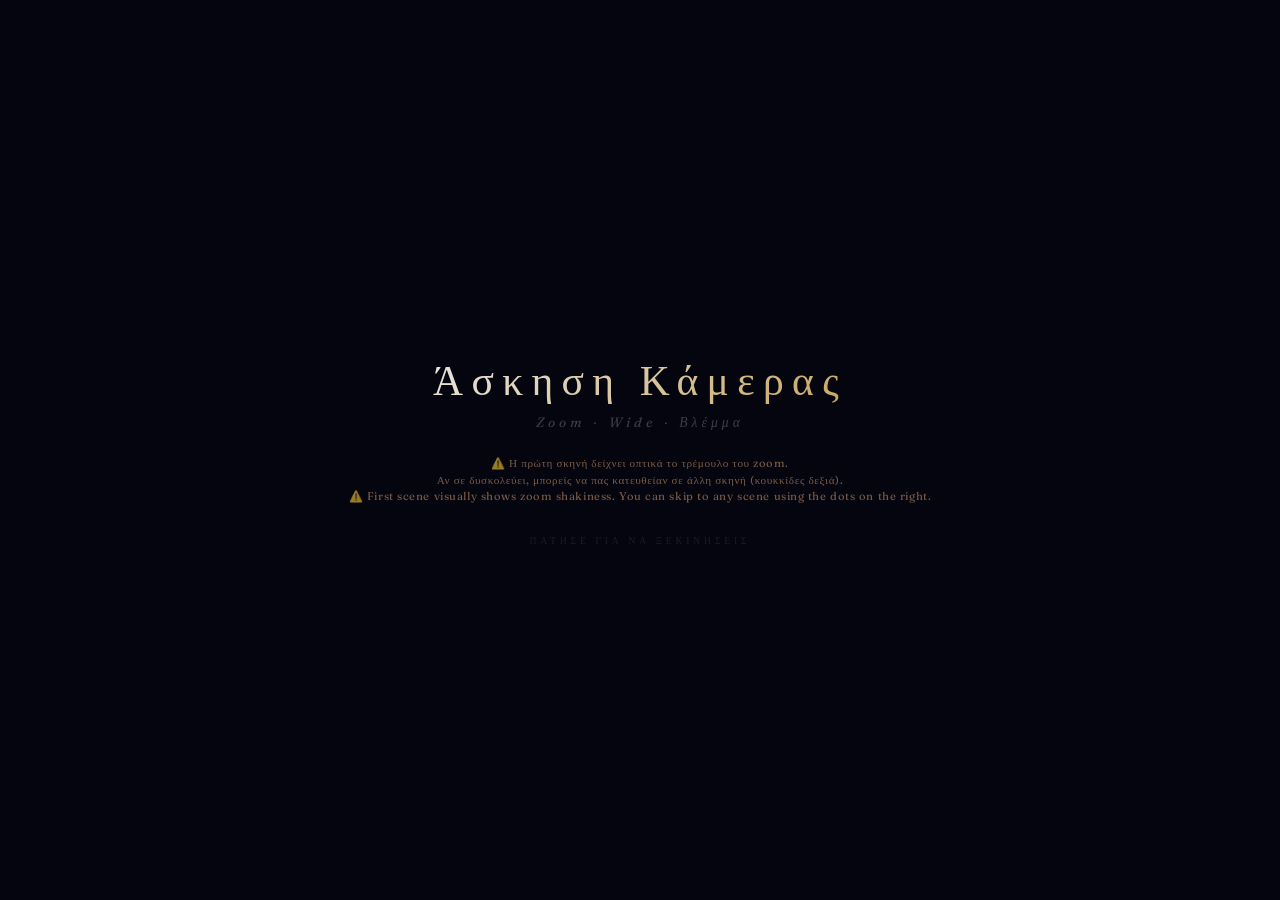
<file: cameraexercise.html>
<!DOCTYPE html>
<html lang="el">
<head>
<meta charset="UTF-8">
<meta name="viewport" content="width=device-width, initial-scale=1.0">
<title>Άσκηση Κάμερας — Zoom, Wide, Βλέμμα</title>
<style>
  @import url('https://fonts.googleapis.com/css2?family=Fraunces:ital,wght@0,300;0,400;0,700;1,300&display=swap');
  *{margin:0;padding:0;box-sizing:border-box}
  body{background:#050510;overflow:hidden;height:100vh;width:100vw;font-family:'Fraunces',serif;color:#e8e4df;user-select:none}
  canvas{position:fixed;top:0;left:0;width:100vw;height:100vh;z-index:1}
  .label{position:fixed;bottom:65px;left:50%;transform:translateX(-50%);z-index:10;text-align:center;width:88%;opacity:0;transition:opacity 1.8s ease}
  .label.vis{opacity:1}
  .label .main{font-size:clamp(1rem,2.8vw,1.6rem);font-weight:300;letter-spacing:0.25em;text-transform:uppercase}
  .label .sub{font-size:clamp(0.55rem,1.1vw,0.75rem);letter-spacing:0.15em;color:rgba(232,228,223,0.3);margin-top:6px;font-style:italic;line-height:1.7}
  /* English banner at top, above the figure */
  .eng-banner{
    position:fixed;
    top:16px;
    left:50%;
    transform:translateX(-50%);
    z-index:20;
    background:rgba(10,20,25,0.75);
    backdrop-filter:blur(4px);
    border-radius:20px;
    padding:8px 18px;
    max-width:85%;
    text-align:center;
    font-family:'Fraunces',serif;
    font-size:clamp(0.7rem,2.2vw,0.9rem);
    font-weight:400;
    letter-spacing:0.02em;
    color:#f0f0e8;
    border-left:3px solid #c8922a;
    box-shadow:0 4px 12px rgba(0,0,0,0.2);
    opacity:0;
    transition:opacity 1.5s ease;
    pointer-events:none;
    line-height:1.5;
  }
  .eng-banner.vis{opacity:1}
  .sci-note{
    position:fixed;
    bottom:12px;
    left:50%;
    transform:translateX(-50%);
    z-index:15;
    font-size:clamp(0.45rem,1vw,0.6rem);
    color:rgba(140,200,180,0.35);
    text-align:center;
    white-space:nowrap;
    pointer-events:none;
    font-style:italic;
    background:rgba(0,0,0,0.2);
    padding:2px 10px;
    border-radius:20px;
  }
  .snum{position:fixed;top:24px;right:28px;z-index:10;font-size:0.7rem;letter-spacing:0.3em;color:rgba(232,228,223,0.15)}
  .ptrack{position:fixed;bottom:0;left:0;width:100%;height:2px;background:rgba(255,255,255,0.03);z-index:10}
  .pbar{height:100%;background:linear-gradient(90deg,rgba(200,160,80,0.4),rgba(100,170,200,0.4),rgba(130,200,150,0.4));transition:width 1.5s ease}
  .dots{position:fixed;right:22px;top:50%;transform:translateY(-50%);z-index:10;display:flex;flex-direction:column;gap:14px}
  .dot{width:6px;height:6px;border-radius:50%;background:rgba(232,228,223,0.1);transition:all .6s ease;cursor:pointer;border:none;padding:0}
  .dot.active{background:rgba(232,228,223,0.5);transform:scale(1.5);box-shadow:0 0 10px rgba(232,228,223,0.12)}
  .ctrls{position:fixed;bottom:14px;left:50%;transform:translateX(-50%);z-index:10;display:flex;gap:8px}
  .ctrls button{background:rgba(232,228,223,0.05);border:1px solid rgba(232,228,223,0.1);color:rgba(232,228,223,0.35);padding:5px 14px;font-family:'Fraunces',serif;font-size:0.7rem;letter-spacing:0.1em;cursor:pointer;border-radius:18px;transition:all .3s}
  .ctrls button:active{background:rgba(232,228,223,0.15);color:rgba(232,228,223,0.7)}
  .intro{position:fixed;inset:0;z-index:100;background:#050510;display:flex;flex-direction:column;align-items:center;justify-content:center;cursor:pointer;transition:opacity 2s ease}
  .intro.hidden{opacity:0;pointer-events:none}
  .intro-t{font-size:clamp(1.5rem,4vw,2.6rem);font-weight:300;letter-spacing:0.2em;background:linear-gradient(135deg,#e8e4df,#c8a860);-webkit-background-clip:text;-webkit-text-fill-color:transparent;opacity:0;animation:fi 2s ease 0.5s forwards}
  .intro-s{font-size:clamp(0.65rem,1.3vw,0.85rem);letter-spacing:0.3em;color:rgba(232,228,223,0.25);margin-top:8px;font-style:italic;opacity:0;animation:fi 2s ease 1.2s forwards}
  .intro-warn{
    font-size:clamp(0.55rem,1vw,0.7rem);
    letter-spacing:0.05em;
    color:rgba(200,150,100,0.6);
    margin-top:24px;
    max-width:80%;
    text-align:center;
    line-height:1.5;
    opacity:0;
    animation:fi 2s ease 1.8s forwards;
  }
  .intro-h{font-size:0.6rem;letter-spacing:0.4em;color:rgba(232,228,223,0.1);margin-top:30px;text-transform:uppercase;animation:pu 3.5s ease-in-out infinite}
  @keyframes fi{to{opacity:1}}
  @keyframes pu{0%,100%{opacity:0.1}50%{opacity:0.35}}
</style>
</head>
<body>
<div class="intro" id="intro">
  <div class="intro-t">Άσκηση Κάμερας</div>
  <div class="intro-s">Zoom · Wide · Βλέμμα</div>
  <div class="intro-warn" id="intro-warn">⚠️ Η πρώτη σκηνή δείχνει οπτικά το τρέμουλο του zoom.<br>Αν σε δυσκολεύει, μπορείς να πας κατευθείαν σε άλλη σκηνή (κουκκίδες δεξιά).<br>⚠️ First scene visually shows zoom shakiness. You can skip to any scene using the dots on the right.</div>
  <div class="intro-h">πάτησε για να ξεκινήσεις</div>
</div>
<canvas id="c"></canvas>
<div class="label" id="label"><div class="main" id="lm"></div><div class="sub" id="ls"></div></div>
<div class="eng-banner" id="engBanner"></div>
<div class="sci-note" id="sciNote"></div>
<div class="snum" id="sn"></div>
<div class="ptrack"><div class="pbar" id="pb"></div></div>
<div class="dots">
  <button class="dot active" onclick="goTo(0)"></button>
  <button class="dot" onclick="goTo(1)"></button>
  <button class="dot" onclick="goTo(2)"></button>
  <button class="dot" onclick="goTo(3)"></button>
</div>
<div class="ctrls"><button onclick="goTo(cur-1)">◀</button><button id="ab" onclick="togAuto()">▶ auto</button><button onclick="goTo(cur+1)">▶</button></div>

<script>
const cv=document.getElementById('c'),ctx=cv.getContext('2d');
let W,H,cx,cy;
function resize(){const d=Math.min(devicePixelRatio||1,2);W=innerWidth;H=innerHeight;cv.width=W*d;cv.height=H*d;cv.style.width=W+'px';cv.style.height=H+'px';ctx.setTransform(d,0,0,d,0,0);cx=W/2;cy=H/2}
resize();addEventListener('resize',resize);

// Scenes with bilingual text and scientific notes
const scenes=[
  {label:'Zoom In',sub:'Κράτα το τηλέφωνο μπροστά σου\nΚάνε zoom σε ένα σημείο — Κράτα σταθερά\nΠαρατήρησε πόσο τρέμει',
   sub_en:'Hold your phone in front — zoom in.\nNotice how much the image shakes.',
   sci:'📷 Η στενή εστίαση αυξάνει τη σωματική αστάθεια — το zoom μεγεθύνει κάθε μικροκίνηση (Woollacott, 2002).',
   sci_en:'📷 Narrow focus increases postural sway — zoom amplifies every micro-movement (Woollacott, 2002).',
   bg:[25,20,30]},
  {label:'Ultra Wide',sub:'Βάλε ανοιχτό πλάνο — Ultra Wide\nΜεγάλη εικόνα — Πόση σταθερότητα!\nΗ ευρεία όραση ηρεμεί',
   sub_en:'Switch to ultra wide — open frame.\nThe image is much more stable!',
   sci:'📐 Η ευρεία όραση μειώνει τη φαινόμενη αστάθεια — η ίδια κίνηση γίνεται αόρατη σε ευρύ πλάνο.',
   sci_en:'📐 Wide vision reduces apparent instability — same movement becomes invisible in wide frame.',
   bg:[15,25,32]},
  {label:'Εστιασμένο Βλέμμα',sub:'Άφησε το τηλέφωνο κάτω\nΕστίασε με τα μάτια σε ένα σημείο\nΝιώσε τη διαφορά',
   sub_en:'Put the phone down.\nFocus your gaze on a single point.\nFeel the difference.',
   sci:'🧠 Η εστιασμένη προσοχή ενεργοποιεί ACC — η σταθερότητα αυξάνεται με σταθερή βάση (Woollacott, 2002).',
   sci_en:'🧠 Focused attention activates ACC — stability improves with a stable base (Woollacott, 2002).',
   bg:[18,28,25]},
  {label:'Ανοιχτό Βλέμμα',sub:'Μαλάκωσε το βλέμμα\nΆφησε το πεδίο να ανοίξει\nΕίσαι ο χώρος που βλέπει',
   sub_en:'Soften your gaze — let the field open.\nYou are the space that perceives.',
   sci:'🧘 Η ανοιχτή προσοχή παράγει συγχρονισμένα κύματα Άλφα (Fehmi, 2007) — χαλαρή εγρήγορση.',
   sci_en:'🧘 Open attention produces synchronized Alpha waves across hemispheres (Fehmi, 2007) — relaxed alertness.',
   bg:[12,30,22]}
];

let cur=0,tgt=0,tT=0,trans=false,time=0,gA=0,autoP=false,autoTm=null;

function fbm(x,y,o=3){let v=0,a=0.5,f=1;for(let i=0;i<o;i++){const n=Math.sin(x*f*12.9898+y*f*78.233)*43758.5453;v+=a*(n-Math.floor(n));a*=0.5;f*=2}return v}

function drawLandscape(ox,oy,scale,alpha){
  ctx.save();ctx.translate(ox,oy);ctx.scale(scale,scale);
  const sky=ctx.createLinearGradient(0,-200,0,50);
  sky.addColorStop(0,`rgba(40,60,80,${alpha*0.15})`);
  sky.addColorStop(1,`rgba(60,80,70,${alpha*0.08})`);
  ctx.fillStyle=sky;ctx.fillRect(-300,-200,600,250);
  ctx.fillStyle=`rgba(80,100,90,${alpha*0.25})`;
  ctx.beginPath();ctx.moveTo(-200,50);ctx.lineTo(-40,-120);ctx.lineTo(20,-80);ctx.lineTo(100,-140);ctx.lineTo(250,50);ctx.closePath();ctx.fill();
  ctx.fillStyle=`rgba(60,80,70,${alpha*0.2})`;
  ctx.beginPath();ctx.moveTo(-150,50);ctx.lineTo(50,-90);ctx.lineTo(200,50);ctx.closePath();ctx.fill();
  ctx.fillStyle=`rgba(220,230,235,${alpha*0.12})`;
  ctx.beginPath();ctx.moveTo(-40,-120);ctx.lineTo(-25,-100);ctx.lineTo(-55,-100);ctx.closePath();ctx.fill();
  ctx.beginPath();ctx.moveTo(100,-140);ctx.lineTo(115,-118);ctx.lineTo(85,-118);ctx.closePath();ctx.fill();
  ctx.fillStyle=`rgba(50,80,50,${alpha*0.3})`;
  ctx.beginPath();ctx.moveTo(120,50);ctx.lineTo(130,-10);ctx.lineTo(115,-5);ctx.lineTo(125,-40);ctx.lineTo(110,-35);ctx.lineTo(120,-60);ctx.lineTo(140,-60);ctx.lineTo(150,-35);ctx.lineTo(135,-40);ctx.lineTo(145,-5);ctx.lineTo(130,-10);ctx.lineTo(140,50);ctx.closePath();ctx.fill();
  ctx.fillStyle=`rgba(100,70,50,${alpha*0.25})`;
  ctx.fillRect(127,20,6,30);
  ctx.fillStyle=`rgba(60,90,60,${alpha*0.2})`;
  ctx.beginPath();ctx.arc(-100,45,15,Math.PI,0);ctx.fill();
  ctx.beginPath();ctx.arc(-85,42,12,Math.PI,0);ctx.fill();
  ctx.strokeStyle=`rgba(100,120,90,${alpha*0.2})`;ctx.lineWidth=1;
  ctx.beginPath();ctx.moveTo(-300,50);ctx.lineTo(300,50);ctx.stroke();
  const bx=-60+Math.sin(time*0.5)*30, by=-80+Math.cos(time*0.3)*10;
  const wing=Math.sin(time*3)*0.4;
  ctx.strokeStyle=`rgba(80,80,80,${alpha*0.3})`;ctx.lineWidth=1.2;ctx.lineCap='round';
  ctx.beginPath();ctx.moveTo(bx-8,by);ctx.quadraticCurveTo(bx,by-8*wing,bx+8,by);ctx.stroke();
  ctx.restore();
}

function drawPhone(x,y,w,h,alpha,shake){
  const sx=Math.sin(time*8+1)*shake;
  const sy=Math.cos(time*6.5)*shake*0.7;
  const rx=x+sx, ry=y+sy;
  ctx.strokeStyle=`rgba(180,180,190,${alpha*0.5})`;ctx.lineWidth=2;
  ctx.beginPath();ctx.roundRect(rx-w/2,ry-h/2,w,h,8);ctx.stroke();
  ctx.fillStyle=`rgba(20,25,35,${alpha*0.6})`;ctx.fill();
  const pad=4;
  ctx.save();
  ctx.beginPath();ctx.roundRect(rx-w/2+pad,ry-h/2+pad,w-pad*2,h-pad*2,5);ctx.clip();
  return {x:rx,y:ry,w:w-pad*2,h:h-pad*2,sx,sy};
}
function endPhone(){ctx.restore();}

// Gravity axis helper
function drawGravityAxis(alpha, yOffset=0){
  const topY=-150+yOffset, bottomY=90+yOffset;
  const grad=ctx.createLinearGradient(0,topY,0,bottomY);
  grad.addColorStop(0,`rgba(210,80,70,0)`);
  grad.addColorStop(0.1,`rgba(210,80,70,${alpha*0.5})`);
  grad.addColorStop(0.5,`rgba(210,80,70,${alpha*0.75})`);
  grad.addColorStop(0.9,`rgba(210,80,70,${alpha*0.5})`);
  grad.addColorStop(1,`rgba(210,80,70,0)`);
  ctx.strokeStyle=grad;ctx.lineWidth=2.5;
  ctx.beginPath();ctx.moveTo(0,topY);ctx.lineTo(0,bottomY);ctx.stroke();
  ctx.strokeStyle=`rgba(210,80,70,${alpha*0.08})`;ctx.lineWidth=12;
  ctx.beginPath();ctx.moveTo(0,topY);ctx.lineTo(0,bottomY);ctx.stroke();
  ctx.fillStyle=`rgba(210,80,70,${alpha*0.4})`;
  ctx.beginPath();ctx.moveTo(0,bottomY);ctx.lineTo(-4,bottomY-8);ctx.lineTo(4,bottomY-8);ctx.closePath();ctx.fill();
  ctx.fillStyle=`rgba(210,80,70,${alpha*0.2})`;
  ctx.beginPath();ctx.arc(0,topY,3,0,Math.PI*2);ctx.fill();
}

// SCENES
function s0(alpha){
  if(alpha<=0)return;ctx.save();
  const phoneW=Math.min(W*0.55,220);
  const phoneH=phoneW*1.6;
  const shake=2.2+Math.sin(time*2)*1.2; // reduced from original (was ~3+1.5)
  const ph=drawPhone(cx,cy-20,phoneW,phoneH,alpha,shake);
  drawLandscape(ph.x+ph.sx*2.5,ph.y+ph.sy*2.5,2.5,alpha*0.8);
  endPhone();
  ctx.font='11px Fraunces';ctx.fillStyle=`rgba(200,180,100,${alpha*0.5})`;
  ctx.textAlign='center';ctx.fillText('🔍 ZOOM 5x',cx,cy-20-phoneH/2-12);
  for(let i=0;i<3;i++){ // fewer shake lines
    const a2=time*4+i*Math.PI/2;
    const r=phoneW/2+10+Math.sin(time*6+i)*2;
    ctx.strokeStyle=`rgba(200,100,80,${alpha*0.12})`;ctx.lineWidth=0.8;
    ctx.beginPath();
    ctx.moveTo(cx+Math.cos(a2)*r,cy-20+Math.sin(a2)*r*0.6);
    ctx.lineTo(cx+Math.cos(a2)*(r+6),cy-20+Math.sin(a2)*(r+6)*0.6);
    ctx.stroke();
  }
  const tremble=Math.sin(time*6)*1.5;
  ctx.font='10px Fraunces';ctx.fillStyle=`rgba(200,100,80,${alpha*0.35})`;
  ctx.fillText('τρέμει!',cx+phoneW/2+20+tremble,cy-20);
  ctx.restore();
}

function s1(alpha){
  if(alpha<=0)return;ctx.save();
  const phoneW=Math.min(W*0.55,220);
  const phoneH=phoneW*1.6;
  const shake=0.3;
  const ph=drawPhone(cx,cy-20,phoneW,phoneH,alpha,shake);
  drawLandscape(ph.x,ph.y,0.8,alpha*0.8);
  endPhone();
  ctx.font='11px Fraunces';ctx.fillStyle=`rgba(100,180,160,${alpha*0.5})`;
  ctx.textAlign='center';ctx.fillText('📷 ULTRA WIDE 0.5x',cx,cy-20-phoneH/2-12);
  for(let i=0;i<2;i++){
    const rr=((time*4+i*40)%80);
    const ra=Math.max(0,1-rr/80);
    ctx.strokeStyle=`rgba(120,190,160,${alpha*ra*0.08})`;ctx.lineWidth=0.6;
    ctx.beginPath();ctx.arc(cx,cy-20,phoneW/2+10+rr,0,Math.PI*2);ctx.stroke();
  }
  ctx.font='10px Fraunces';ctx.fillStyle=`rgba(120,190,160,${alpha*0.4})`;
  ctx.fillText('σταθερό ✓',cx+phoneW/2+20,cy-20);
  ctx.restore();
}

function s2(alpha){
  if(alpha<=0)return;ctx.save();
  // Phone on ground
  const phoneW=60,phoneH=100;
  ctx.strokeStyle=`rgba(180,180,190,${alpha*0.2})`;ctx.lineWidth=1;
  ctx.beginPath();ctx.roundRect(cx-phoneW/2,cy+100,phoneW,phoneH*0.3,4);ctx.stroke();
  ctx.fillStyle=`rgba(20,25,35,${alpha*0.15})`;ctx.fill();
  ctx.font='8px Fraunces';ctx.fillStyle=`rgba(180,180,190,${alpha*0.15})`;
  ctx.textAlign='center';ctx.fillText('📱 ↓',cx,cy+130);
  // Draw gravity axis
  drawGravityAxis(alpha, -20);
  const eyeY=cy-40;
  const focusX=cx, focusY=cy-120;
  ctx.strokeStyle=`rgba(215,205,190,${alpha*0.5})`;ctx.lineWidth=2;
  ctx.beginPath();ctx.arc(cx,eyeY+10,25,0,Math.PI*2);ctx.stroke();
  ctx.fillStyle=`rgba(215,205,190,${alpha*0.15})`;
  ctx.beginPath();ctx.ellipse(cx-8,eyeY,6,4,0,0,Math.PI*2);ctx.fill();
  ctx.strokeStyle=`rgba(215,205,190,${alpha*0.5})`;ctx.lineWidth=1.5;ctx.stroke();
  ctx.beginPath();ctx.ellipse(cx+8,eyeY,6,4,0,0,Math.PI*2);ctx.fill();ctx.stroke();
  ctx.fillStyle=`rgba(80,60,50,${alpha*0.6})`;
  ctx.beginPath();ctx.arc(cx-8,eyeY,2.5,0,Math.PI*2);ctx.fill();
  ctx.beginPath();ctx.arc(cx+8,eyeY,2.5,0,Math.PI*2);ctx.fill();
  const bl=ctx.createLinearGradient(cx-8,eyeY,focusX,focusY);
  bl.addColorStop(0,`rgba(200,180,100,${alpha*0.3})`);
  bl.addColorStop(1,`rgba(200,180,100,${alpha*0.5})`);
  ctx.strokeStyle=bl;ctx.lineWidth=1.2;
  ctx.beginPath();ctx.moveTo(cx-8,eyeY-4);ctx.lineTo(focusX,focusY);ctx.stroke();
  ctx.beginPath();ctx.moveTo(cx+8,eyeY-4);ctx.lineTo(focusX,focusY);ctx.stroke();
  ctx.strokeStyle=`rgba(200,180,100,${alpha*0.03})`;ctx.lineWidth=8;
  ctx.beginPath();ctx.moveTo(cx-8,eyeY-4);ctx.lineTo(focusX,focusY);ctx.stroke();
  ctx.beginPath();ctx.moveTo(cx+8,eyeY-4);ctx.lineTo(focusX,focusY);ctx.stroke();
  const pulse=Math.sin(time*2)*0.5+0.5;
  const fg=ctx.createRadialGradient(focusX,focusY,0,focusX,focusY,10+pulse*5);
  fg.addColorStop(0,`rgba(230,210,100,${alpha*0.4})`);
  fg.addColorStop(1,'rgba(230,210,100,0)');
  ctx.fillStyle=fg;ctx.beginPath();ctx.arc(focusX,focusY,10+pulse*5,0,Math.PI*2);ctx.fill();
  ctx.fillStyle=`rgba(240,220,120,${alpha*0.6})`;
  ctx.beginPath();ctx.arc(focusX,focusY,2.5,0,Math.PI*2);ctx.fill();
  ctx.font='9px Fraunces';ctx.fillStyle=`rgba(200,180,100,${alpha*0.3})`;
  ctx.fillText('Κλειστή Προσοχή',cx,focusY-15);
  ctx.restore();
}

function s3(alpha){
  if(alpha<=0)return;ctx.save();
  drawGravityAxis(alpha, -20);
  const eyeY=cy-40;
  const pulse=Math.sin(time*0.5)*0.5+0.5;
  ctx.strokeStyle=`rgba(215,205,190,${alpha*0.5})`;ctx.lineWidth=2;
  ctx.beginPath();ctx.arc(cx,eyeY+10,25,0,Math.PI*2);ctx.stroke();
  ctx.fillStyle=`rgba(215,205,190,${alpha*0.1})`;
  ctx.beginPath();ctx.ellipse(cx-8,eyeY,7,3.5,0,0,Math.PI*2);ctx.fill();
  ctx.strokeStyle=`rgba(215,205,190,${alpha*0.4})`;ctx.lineWidth=1.5;ctx.stroke();
  ctx.beginPath();ctx.ellipse(cx+8,eyeY,7,3.5,0,0,Math.PI*2);ctx.fill();ctx.stroke();
  ctx.fillStyle=`rgba(80,70,60,${alpha*0.3})`;
  ctx.beginPath();ctx.arc(cx-8,eyeY,3,0,Math.PI*2);ctx.fill();
  ctx.beginPath();ctx.arc(cx+8,eyeY,3,0,Math.PI*2);ctx.fill();
  const fanDist=Math.min(W,H)*0.4;
  for(let i=16;i>=0;i--){
    const la=alpha*(0.006+i*0.003);
    const spread=Math.PI*0.45*(0.5+i/16*0.5);
    ctx.beginPath();ctx.moveTo(cx,eyeY);
    ctx.arc(cx,eyeY,fanDist*(0.3+i/16*0.7),-Math.PI/2-spread,-Math.PI/2+spread);
    ctx.closePath();
    ctx.fillStyle=`rgba(130,200,160,${la})`;ctx.fill();
  }
  for(let side=-1;side<=1;side+=2){
    const earX=cx+side*28;
    for(let i=10;i>=0;i--){
      const la=alpha*(0.004+i*0.002);
      ctx.beginPath();ctx.moveTo(earX,eyeY+10);
      ctx.arc(earX,eyeY+10,fanDist*0.5*(0.3+i/10*0.7),
        side>0?-Math.PI/4:Math.PI-Math.PI*3/4,
        side>0?Math.PI/4+Math.PI:Math.PI+Math.PI*3/4);
      ctx.closePath();
      ctx.fillStyle=`rgba(100,180,170,${la})`;ctx.fill();
    }
  }
  for(let i=0;i<3;i++){
    const rr=((time*8+i*50)%160);
    const ra=Math.max(0,1-rr/160);
    ctx.globalAlpha=alpha*ra*0.06;
    ctx.strokeStyle='rgba(140,200,170,1)';ctx.lineWidth=0.6;
    ctx.beginPath();ctx.arc(cx,eyeY,rr,0,Math.PI*2);ctx.stroke();
    ctx.globalAlpha=1;
  }
  ctx.font='9px Fraunces';ctx.fillStyle=`rgba(130,200,160,${alpha*0.3})`;
  ctx.fillText('Ανοιχτή Προσοχή',cx,eyeY-fanDist*0.7-10);
  ctx.globalAlpha=alpha*0.3;
  drawLandscape(cx,eyeY-60,0.5,alpha*0.5);
  ctx.globalAlpha=1;
  const bg=ctx.createRadialGradient(cx,eyeY+10,0,cx,eyeY+10,60+pulse*10);
  bg.addColorStop(0,`rgba(140,200,170,${alpha*0.06})`);
  bg.addColorStop(1,'rgba(140,200,170,0)');
  ctx.fillStyle=bg;ctx.beginPath();ctx.arc(cx,eyeY+10,60+pulse*10,0,Math.PI*2);ctx.fill();
  ctx.restore();
}

const draws=[s0,s1,s2,s3];

function drawBg(sf){
  const idx=Math.floor(sf),fr=sf-idx,nx=Math.min(idx+1,3);
  const r=scenes[idx].bg[0]*(1-fr)+scenes[nx].bg[0]*fr;
  const g=scenes[idx].bg[1]*(1-fr)+scenes[nx].bg[1]*fr;
  const b=scenes[idx].bg[2]*(1-fr)+scenes[nx].bg[2]*fr;
  const gr=ctx.createRadialGradient(cx,cy,0,cx,cy,Math.max(W,H)*0.75);
  gr.addColorStop(0,`rgb(${r|0},${g|0},${b|0})`);gr.addColorStop(1,'rgb(5,5,16)');
  ctx.fillStyle=gr;ctx.fillRect(0,0,W,H);
}

function updUI(){
  const s=scenes[cur];
  document.getElementById('lm').textContent=s.label;
  document.getElementById('ls').innerHTML=s.sub.replace(/\n/g,'<br>');
  document.getElementById('label').classList.add('vis');
  // English banner
  const engDiv=document.getElementById('engBanner');
  if(s.sub_en){
    engDiv.innerHTML=s.sub_en.replace(/\n/g,'<br>');
    engDiv.classList.add('vis');
  } else engDiv.classList.remove('vis');
  // Scientific note
  const sciDiv=document.getElementById('sciNote');
  if(s.sci && s.sci_en){
    sciDiv.innerHTML=`${s.sci} &nbsp;&nbsp;|&nbsp;&nbsp; ${s.sci_en}`;
  } else if(s.sci) sciDiv.innerHTML=s.sci;
  else sciDiv.innerHTML='';
  document.getElementById('sn').textContent=`${cur+1} / 4`;
  document.getElementById('pb').style.width=`${(cur/3)*100}%`;
  document.querySelectorAll('.dot').forEach((d,i)=>d.classList.toggle('active',i===cur));
}

function goTo(i){if(i<0||i>3||i===cur||trans)return;tgt=i;trans=true;tT=0;
  document.getElementById('label').classList.remove('vis');
  document.getElementById('engBanner').classList.remove('vis');
  setTimeout(()=>{cur=tgt;trans=false;updUI()},2000)}
function ease(t){return t<0.5?4*t*t*t:1-Math.pow(-2*t+2,3)/2}
function togAuto(){autoP=!autoP;document.getElementById('ab').innerHTML=autoP?'\u23F8 pause':'\u25B6 auto';if(autoP)runA();else clearTimeout(autoTm)}
function runA(){if(!autoP)return;autoTm=setTimeout(()=>{if(cur<3){goTo(cur+1);setTimeout(runA,2200)}else{autoP=false;document.getElementById('ab').innerHTML='\u25B6 auto'}},8000)}

document.getElementById('intro').addEventListener('click',()=>{document.getElementById('intro').classList.add('hidden');updUI()});
document.addEventListener('keydown',e=>{if(e.key==='ArrowRight'||e.key===' ')goTo(cur+1);if(e.key==='ArrowLeft')goTo(cur-1)});

let lt=0;
function loop(ts){
  const dt=Math.min((ts-lt)/1000,0.05);lt=ts;time+=dt;
  if(gA<1)gA=Math.min(1,gA+dt*0.5);
  if(trans)tT=Math.min(tT+dt*0.6,1);
  ctx.clearRect(0,0,W,H);
  const sf=trans?cur+(tgt-cur)*ease(tT):cur;
  drawBg(sf);ctx.globalAlpha=gA;
  if(trans){const e2=ease(tT);draws[cur](1-e2);draws[tgt](e2)}
  else draws[cur](1);
  ctx.globalAlpha=1;
  requestAnimationFrame(loop)}
requestAnimationFrame(loop);
</script>
</body>
</html>
</file>
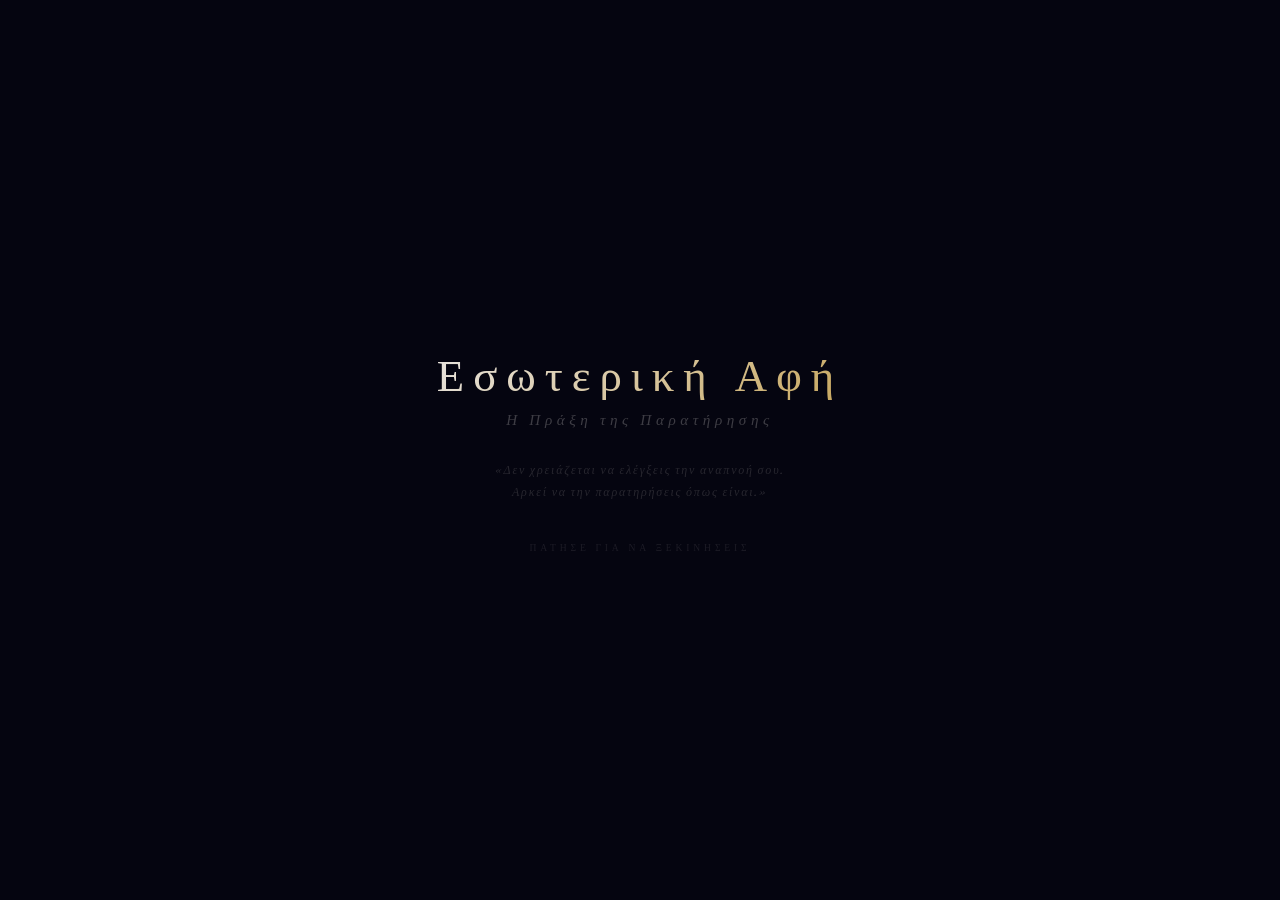
<file: eswterikhafh.html>
<!DOCTYPE html>
<html lang="el">
<head>
  <meta charset="UTF-8">
  <meta name="viewport" content="width=device-width, initial-scale=1.0">
  <title>Εσωτερική Αφή · Ο Ήρωας της Αναπνοής</title>
  <style>
    @import url('https://fonts.googleapis.com/css2?family=Fraunces:ital,wght@0,300;0,400;0,700;1,300&family=DM+Sans:wght@400;500&display=swap');
    *{margin:0;padding:0;box-sizing:border-box}
    body{background:#050510;overflow:hidden;height:100vh;width:100vw;font-family:'Fraunces',serif;color:#e8e4df;user-select:none}
    canvas{position:fixed;top:0;left:0;width:100vw;height:100vh;z-index:1}
    .lang-toggle{
      position:fixed;top:20px;left:20px;z-index:20;
      background:rgba(20,25,35,0.8);border-radius:30px;border:1px solid rgba(200,180,140,0.3);
      display:flex;overflow:hidden;backdrop-filter:blur(4px);
    }
    .lang-btn{
      padding:5px 15px;font-size:12px;font-weight:400;letter-spacing:1px;
      background:transparent;border:none;color:rgba(232,228,223,0.5);cursor:pointer;
      transition:all 0.3s;font-family:'Fraunces',serif;
    }
    .lang-btn.active{background:rgba(200,180,140,0.2);color:#e8e4df}
    .label{
      position:fixed;bottom:70px;left:50%;transform:translateX(-50%);z-index:10;
      text-align:center;width:90%;opacity:0;transition:opacity 1.2s ease;
    }
    .label.vis{opacity:1}
    .label .main{font-size:clamp(1.3rem,4vw,2rem);font-weight:400;letter-spacing:0.1em;text-transform:uppercase}
    .label .sub{
      font-size:clamp(0.7rem,1.4vw,0.9rem);letter-spacing:0.05em;
      color:rgba(232,228,223,0.7);margin-top:8px;font-style:italic;line-height:1.5;
      background:rgba(10,12,18,0.6);padding:8px 18px;border-radius:40px;backdrop-filter:blur(4px);
      display:inline-block;max-width:700px;
    }
    .snum{position:fixed;top:24px;right:28px;z-index:10;font-size:0.7rem;letter-spacing:0.3em;color:rgba(232,228,223,0.2)}
    .ptrack{position:fixed;bottom:0;left:0;width:100%;height:2px;background:rgba(255,255,255,0.03);z-index:10}
    .pbar{height:100%;background:linear-gradient(90deg,rgba(160,130,90,0.4),rgba(200,180,100,0.5),rgba(120,190,170,0.4));transition:width 1.2s ease}
    .dots{position:fixed;right:22px;top:50%;transform:translateY(-50%);z-index:10;display:flex;flex-direction:column;gap:12px}
    .dot{width:6px;height:6px;border-radius:50%;background:rgba(232,228,223,0.12);transition:all .5s ease;cursor:pointer;border:none;padding:0}
    .dot.active{background:rgba(232,228,223,0.6);transform:scale(1.6);box-shadow:0 0 8px rgba(232,228,223,0.2)}
    .ctrls{position:fixed;bottom:16px;left:50%;transform:translateX(-50%);z-index:10;display:flex;gap:8px}
    .ctrls button{
      background:rgba(232,228,223,0.05);border:1px solid rgba(232,228,223,0.1);
      color:rgba(232,228,223,0.4);padding:5px 14px;font-family:'Fraunces',serif;
      font-size:0.7rem;letter-spacing:0.1em;cursor:pointer;border-radius:18px;transition:all .3s
    }
    .ctrls button:active{background:rgba(232,228,223,0.15);color:rgba(232,228,223,0.7)}
    .intro{
      position:fixed;inset:0;z-index:100;background:#050510;
      display:flex;flex-direction:column;align-items:center;justify-content:center;cursor:pointer;
      transition:opacity 2s ease
    }
    .intro.hidden{opacity:0;pointer-events:none}
    .intro-t{
      font-size:clamp(1.6rem,4.5vw,2.8rem);font-weight:300;letter-spacing:0.2em;
      background:linear-gradient(135deg,#e8e4df,#c8a860);-webkit-background-clip:text;-webkit-text-fill-color:transparent;
      opacity:0;animation:fi 2s ease 0.5s forwards
    }
    .intro-s{
      font-size:clamp(0.7rem,1.4vw,0.95rem);letter-spacing:0.3em;color:rgba(232,228,223,0.25);
      margin-top:8px;font-style:italic;opacity:0;animation:fi 2s ease 1.2s forwards
    }
    .intro-q{
      font-size:clamp(0.6rem,1.1vw,0.75rem);letter-spacing:0.15em;color:rgba(232,228,223,0.15);
      margin-top:30px;max-width:400px;text-align:center;line-height:1.8;font-style:italic;
      opacity:0;animation:fi 2s ease 1.8s forwards
    }
    .intro-h{
      font-size:0.6rem;letter-spacing:0.4em;color:rgba(232,228,223,0.1);margin-top:40px;
      text-transform:uppercase;animation:pu 3.5s ease-in-out infinite
    }
    @keyframes fi{to{opacity:1}}
    @keyframes pu{0%,100%{opacity:0.1}50%{opacity:0.35}}
  </style>
</head>
<body>
<div class="lang-toggle" id="langToggle">
  <button class="lang-btn active" data-lang="el">ΕΛ</button>
  <button class="lang-btn" data-lang="en">EN</button>
</div>
<div class="intro" id="intro">
  <div class="intro-t" id="introTitle">Εσωτερική Αφή</div>
  <div class="intro-s" id="introSub">Η Πράξη της Παρατήρησης</div>
  <div class="intro-q" id="introQuote">«Δεν χρειάζεται να ελέγξεις την αναπνοή σου.<br>Αρκεί να την παρατηρήσεις όπως είναι.»</div>
  <div class="intro-h" id="introHint">πάτησε για να ξεκινήσεις</div>
</div>
<canvas id="c"></canvas>
<div class="label" id="label">
  <div class="main" id="labelMain"></div>
  <div class="sub" id="labelSub"></div>
</div>
<div class="snum" id="sn"></div>
<div class="ptrack"><div class="pbar" id="pb"></div></div>
<div class="dots" id="dotsContainer"></div>
<div class="ctrls"><button onclick="goTo(cur-1)">◀</button><button id="ab" onclick="togAuto()">▶ auto</button><button onclick="goTo(cur+1)">▶</button></div>

<script>
  // ========== ΕΚΤΕΤΑΜΕΝΟΣ ΗΡΩΑΣ ΜΕ ΕΣΩΤΕΡΙΚΗ ΛΑΜΨΗ ==========
  // Προσθήκη glowRegion: 0=καμία, 1=μύτη, 2=λαιμός, 3=στήθος/κοιλιά, 4=ολόσωμη αύρα
  function drawHero(ctx, x, y, alpha, tilt, headInflate, breathPhase, glowRegion, glowIntensity) {
      ctx.save();
      ctx.translate(x, y);
      ctx.rotate(tilt);
      const op = Math.min(1, alpha);
      
      // Rim light (απαλή λάμψη φόντου)
      const rimGlow = ctx.createRadialGradient(0, -30, 0, 0, -30, 65);
      rimGlow.addColorStop(0, `rgba(180, 210, 190, ${op * 0.15})`);
      rimGlow.addColorStop(1, `rgba(80, 110, 100, 0)`);
      ctx.fillStyle = rimGlow;
      ctx.beginPath();
      ctx.ellipse(0, -20, 45, 55, 0, 0, Math.PI * 2);
      ctx.fill();
      
      const headY = -58 - (headInflate > 1.1 ? 3 : 0);
      
      // ---- ΕΣΩΤΕΡΙΚΗ ΛΑΜΨΗ (πριν το σώμα για να είναι από κάτω) ----
      if (glowRegion > 0 && glowIntensity > 0.05) {
          ctx.save();
          ctx.shadowBlur = 18;
          ctx.shadowColor = '#b0e8c0';
          const glowAlpha = op * glowIntensity * 0.9;
          
          // 1: Μύτη / ρουθούνια
          if (glowRegion === 1) {
              const pulse = 0.7 + 0.3 * Math.sin(breathPhase * Math.PI * 2);
              const grad = ctx.createRadialGradient(-2, headY-2, 0, -2, headY-2, 18);
              grad.addColorStop(0, `rgba(220, 255, 200, ${glowAlpha * pulse})`);
              grad.addColorStop(0.7, `rgba(140, 220, 150, ${glowAlpha * 0.5})`);
              grad.addColorStop(1, 'transparent');
              ctx.fillStyle = grad;
              ctx.beginPath();
              ctx.arc(-2, headY-2, 16, 0, Math.PI*2);
              ctx.fill();
              ctx.beginPath();
              ctx.arc(2, headY-2, 14, 0, Math.PI*2);
              ctx.fill();
          }
          
          // 2: Λαιμός
          else if (glowRegion === 2) {
              const pulse = 0.6 + 0.4 * Math.sin(breathPhase * Math.PI * 2 + 0.5);
              const grad = ctx.createRadialGradient(0, headY+10, 0, 0, headY+10, 28);
              grad.addColorStop(0, `rgba(190, 240, 200, ${glowAlpha * pulse})`);
              grad.addColorStop(0.6, `rgba(120, 200, 140, ${glowAlpha * 0.5})`);
              grad.addColorStop(1, 'transparent');
              ctx.fillStyle = grad;
              ctx.beginPath();
              ctx.ellipse(0, headY+8, 20, 16, 0, 0, Math.PI*2);
              ctx.fill();
          }
          
          // 3: Στήθος & Κοιλιά
          else if (glowRegion === 3) {
              const breathPulse = 0.5 + 0.5 * Math.sin(breathPhase * Math.PI * 2);
              // Στήθος
              const chestGrad = ctx.createRadialGradient(0, headY+25, 0, 0, headY+25, 30);
              chestGrad.addColorStop(0, `rgba(210, 250, 190, ${glowAlpha * breathPulse})`);
              chestGrad.addColorStop(0.8, `rgba(130, 210, 150, ${glowAlpha * 0.4})`);
              ctx.fillStyle = chestGrad;
              ctx.beginPath();
              ctx.ellipse(0, headY+25, 26, 22, 0, 0, Math.PI*2);
              ctx.fill();
              // Κοιλιά
              const bellyGrad = ctx.createRadialGradient(0, headY+55, 0, 0, headY+55, 28);
              bellyGrad.addColorStop(0, `rgba(200, 240, 170, ${glowAlpha * breathPulse})`);
              bellyGrad.addColorStop(0.8, `rgba(110, 190, 130, ${glowAlpha * 0.4})`);
              ctx.fillStyle = bellyGrad;
              ctx.beginPath();
              ctx.ellipse(0, headY+55, 28, 20, 0, 0, Math.PI*2);
              ctx.fill();
          }
          
          // 4: Ολόσωμη αύρα (εξωτερική λάμψη)
          else if (glowRegion === 4) {
              const pulse = 0.7 + 0.3 * Math.sin(breathPhase * Math.PI * 2);
              const auraGrad = ctx.createRadialGradient(0, headY+30, 10, 0, headY+30, 110);
              auraGrad.addColorStop(0, `rgba(180, 240, 170, ${glowAlpha * pulse * 0.3})`);
              auraGrad.addColorStop(0.5, `rgba(140, 210, 140, ${glowAlpha * 0.2})`);
              auraGrad.addColorStop(1, 'transparent');
              ctx.fillStyle = auraGrad;
              ctx.beginPath();
              ctx.ellipse(0, headY+30, 90, 120, 0, 0, Math.PI*2);
              ctx.fill();
          }
          ctx.restore();
      }
      
      // Κουκούλα
      ctx.fillStyle = `rgba(30, 48, 52, ${op * 0.95})`;
      ctx.beginPath();
      ctx.ellipse(0, headY - 3, 24 + (headInflate - 1) * 5, 28 + (headInflate - 1) * 6, 0, 0, Math.PI * 2);
      ctx.fill();
      ctx.beginPath();
      ctx.moveTo(-26, headY - 8);
      ctx.quadraticCurveTo(0, headY - 34, 26, headY - 8);
      ctx.lineTo(20, headY + 14);
      ctx.quadraticCurveTo(0, headY + 20, -20, headY + 14);
      ctx.fill();
      
      // Πρόσωπο
      ctx.fillStyle = `rgba(235, 205, 165, ${op * 0.9})`;
      ctx.beginPath();
      ctx.ellipse(0, headY, 17 + (headInflate - 1) * 3, 21 + (headInflate - 1) * 4, 0, 0, Math.PI * 2);
      ctx.fill();
      
      // Μάτια (κλειστά, ήρεμα)
      ctx.strokeStyle = `rgba(35, 25, 20, ${op * 0.9})`;
      ctx.lineWidth = 1.8;
      ctx.beginPath();
      ctx.moveTo(-11, headY - 1);
      ctx.quadraticCurveTo(-7, headY + 1.5, -4, headY - 1);
      ctx.stroke();
      ctx.beginPath();
      ctx.moveTo(11, headY - 1);
      ctx.quadraticCurveTo(7, headY + 1.5, 4, headY - 1);
      ctx.stroke();
      
      // Στόμα
      ctx.beginPath();
      ctx.moveTo(-5, headY + 7);
      ctx.quadraticCurveTo(0, headY + 11, 5, headY + 7);
      ctx.stroke();
      
      // Λαιμός
      ctx.fillStyle = `rgba(235, 205, 165, ${op * 0.75})`;
      ctx.fillRect(-6, headY + 13, 12, 15);
      
      // Σώμα (χιτώνας)
      ctx.fillStyle = `rgba(28, 34, 38, ${op * 0.98})`;
      ctx.beginPath();
      ctx.moveTo(-24, headY + 25);
      ctx.quadraticCurveTo(0, headY + 18, 24, headY + 25);
      ctx.lineTo(30, headY + 90);
      ctx.quadraticCurveTo(0, headY + 106, -30, headY + 90);
      ctx.fill();
      
      // Ενεργειακή γραμμή (αναπνοή)
      const breathFactor = 0.5 + 0.5 * Math.sin(breathPhase * Math.PI * 2);
      const energyIntensity = 0.4 + breathFactor * 0.6;
      ctx.shadowBlur = 10;
      ctx.shadowColor = '#a0d8a0';
      ctx.beginPath();
      ctx.moveTo(0, headY + 22);
      ctx.lineTo(0, headY + 88);
      ctx.lineWidth = 3 + energyIntensity * 2.2;
      ctx.strokeStyle = `rgba(180, 230, 170, ${op * (0.4 + energyIntensity*0.3)})`;
      ctx.stroke();
      ctx.shadowBlur = 0;
      
      // Σύμβολο αναπνοής
      const gradInf = ctx.createLinearGradient(-14, headY + 42, 14, headY + 58);
      gradInf.addColorStop(0, "#b8d9b0");
      gradInf.addColorStop(0.5, "#e0d8b0");
      gradInf.addColorStop(1, "#b0d9d0");
      ctx.lineWidth = 3.0;
      ctx.strokeStyle = gradInf;
      ctx.beginPath();
      ctx.ellipse(-8, headY + 50, 9, 5.5, -0.2, 0, Math.PI * 2);
      ctx.ellipse(8, headY + 50, 9, 5.5, 0.2, 0, Math.PI * 2);
      ctx.stroke();
      ctx.beginPath();
      ctx.moveTo(-14, headY + 49);
      ctx.quadraticCurveTo(0, headY + 56, 14, headY + 49);
      ctx.stroke();
      
      // Διαμάντι γείωσης
      ctx.fillStyle = `rgba(140, 210, 140, ${op * 0.8})`;
      ctx.shadowBlur = 5;
      ctx.shadowColor = "#a0e0a0";
      ctx.beginPath();
      ctx.moveTo(0, headY + 73);
      ctx.lineTo(7, headY + 80);
      ctx.lineTo(0, headY + 87);
      ctx.lineTo(-7, headY + 80);
      ctx.fill();
      ctx.shadowBlur = 0;
      
      // Χέρια
      ctx.lineWidth = 3.2;
      ctx.strokeStyle = `rgba(210, 195, 170, ${op * 0.85})`;
      ctx.fillStyle = `rgba(235, 205, 165, ${op * 0.8})`;
      ctx.beginPath();
      ctx.moveTo(-24, headY + 34);
      ctx.quadraticCurveTo(-34, headY + 54, -30, headY + 84);
      ctx.stroke();
      ctx.beginPath();
      ctx.ellipse(-32, headY + 86, 8, 10, -0.3, 0, Math.PI * 2);
      ctx.fill();
      ctx.beginPath();
      ctx.moveTo(24, headY + 34);
      ctx.quadraticCurveTo(34, headY + 54, 30, headY + 84);
      ctx.stroke();
      ctx.beginPath();
      ctx.ellipse(32, headY + 86, 8, 10, 0.3, 0, Math.PI * 2);
      ctx.fill();
      
      // Πόδια
      ctx.lineWidth = 3.8;
      ctx.strokeStyle = `rgba(28, 34, 38, ${op * 0.96})`;
      ctx.beginPath();
      ctx.moveTo(-11, headY + 90);
      ctx.lineTo(-15, headY + 146);
      ctx.stroke();
      ctx.beginPath();
      ctx.moveTo(11, headY + 90);
      ctx.lineTo(15, headY + 146);
      ctx.stroke();
      ctx.fillStyle = `rgba(18, 22, 24, ${op * 0.95})`;
      ctx.beginPath();
      ctx.ellipse(-19, headY + 149, 13, 6, 0.1, 0, Math.PI * 2);
      ctx.fill();
      ctx.beginPath();
      ctx.ellipse(19, headY + 149, 13, 6, -0.1, 0, Math.PI * 2);
      ctx.fill();
      
      ctx.restore();
      return { hx: x, hy: y + headY };
  }

  // ========== ΚΥΡΙΟ ΠΡΟΓΡΑΜΜΑ ==========
  const cv = document.getElementById('c'), ctx = cv.getContext('2d');
  let W, H, cx, cy;
  function resize(){
    const d = Math.min(devicePixelRatio||1, 2);
    W = innerWidth; H = innerHeight;
    cv.width = W * d; cv.height = H * d;
    cv.style.width = W + 'px'; cv.style.height = H + 'px';
    ctx.setTransform(d,0,0,d,0,0);
    cx = W/2; cy = H/2 + 20;
  }
  resize(); addEventListener('resize', resize);

  // Σκηνές με ρύθμιση glowRegion: 0=καμία, 1=μύτη, 2=λαιμός, 3=στήθος/κοιλιά, 4=ολόσωμη αύρα
  const scenes = [
    { label: { el: 'Βαρύτητα', en: 'Gravity' }, sub: { el: 'Νιώσε το βάρος σου να κατεβαίνει προς τη γη<br>Η σπονδυλική στήλη ευθυγραμμίζεται', en: 'Feel your weight sinking into the earth<br>The spine aligns naturally' }, bg: [18,22,20], tilt: 0.0, headInflate: 1.0, breathAmp: 0.4, glowRegion: 0, glowIntensity: 0.0 },
    { label: { el: 'Ρουθούνια', en: 'Nostrils' }, sub: { el: 'Ο αέρας αγγίζει τα ρουθούνια<br>Η πρώτη αίσθηση της αναπνοής', en: 'Air touches the nostrils<br>The first sensation of breath' }, bg: [22,25,28], tilt: 0.02, headInflate: 1.05, breathAmp: 0.7, glowRegion: 1, glowIntensity: 0.9 },
    { label: { el: 'Λαιμός', en: 'Throat' }, sub: { el: 'Ο αέρας περνά από το λαιμό<br>Παρατήρησε την κίνηση', en: 'Air passes through the throat<br>Notice the movement' }, bg: [20,30,32], tilt: 0.01, headInflate: 1.0, breathAmp: 0.8, glowRegion: 2, glowIntensity: 1.0 },
    { label: { el: 'Στήθος & Κοιλιά', en: 'Chest & Belly' }, sub: { el: 'Διαστολή και συστολή<br>Η κίνηση μέσα στο σώμα', en: 'Expansion and contraction<br>The movement inside the body' }, bg: [22,28,28], tilt: 0.0, headInflate: 1.0, breathAmp: 1.0, glowRegion: 3, glowIntensity: 1.2 },
    { label: { el: 'Ολόκληρο το Σώμα', en: 'Whole Body' }, sub: { el: 'Κάθε εισπνοή αλλάζει τη στάση<br>Εσωτερική αφή παντού', en: 'Every breath changes posture<br>Inner touch everywhere' }, bg: [20,32,25], tilt: 0.0, headInflate: 1.0, breathAmp: 1.2, glowRegion: 4, glowIntensity: 1.0 }
  ];

  let lang = 'el';
  let cur = 0, tgt = 0, trans = false, tT = 0;
  let autoP = false, autoTm = null;
  let time = 0, gA = 0, breathTime = 0;

  // UI γλώσσα
  const langBtns = document.querySelectorAll('.lang-btn');
  langBtns.forEach(btn => {
    btn.addEventListener('click', () => {
      langBtns.forEach(b => b.classList.remove('active'));
      btn.classList.add('active');
      lang = btn.dataset.lang;
      updateSceneLabels(cur);
      updateIntro();
    });
  });

  function updateIntro(){
    const t = lang==='el' ? 'Εσωτερική Αφή' : 'Inner Touch';
    const s = lang==='el' ? 'Η Πράξη της Παρατήρησης' : 'The Act of Observation';
    const q = lang==='el' ? '«Δεν χρειάζεται να ελέγξεις την αναπνοή σου.<br>Αρκεί να την παρατηρήσεις όπως είναι.»' : '"You do not need to control your breath.<br>Just observe it as it is."';
    const h = lang==='el' ? 'πάτησε για να ξεκινήσεις' : 'click to begin';
    document.getElementById('introTitle').textContent = t;
    document.getElementById('introSub').textContent = s;
    document.getElementById('introQuote').innerHTML = q;
    document.getElementById('introHint').textContent = h;
  }

  function updateSceneLabels(idx){
    const s = scenes[idx];
    document.getElementById('labelMain').textContent = s.label[lang];
    document.getElementById('labelSub').innerHTML = s.sub[lang].replace(/\n/g,'<br>');
    document.getElementById('label').classList.add('vis');
    document.getElementById('sn').textContent = `${idx+1} / ${scenes.length}`;
    document.getElementById('pb').style.width = `${(idx/(scenes.length-1))*100}%`;
    const dotsDiv = document.getElementById('dotsContainer');
    dotsDiv.innerHTML = '';
    for(let i=0; i<scenes.length; i++){
      const d = document.createElement('button');
      d.className = 'dot' + (i===idx ? ' active' : '');
      d.setAttribute('onclick', `goTo(${i})`);
      dotsDiv.appendChild(d);
    }
  }

  window.goTo = function(i){
    if(i<0 || i>=scenes.length || i===cur || trans) return;
    tgt = i; trans = true; tT = 0;
    document.getElementById('label').classList.remove('vis');
    setTimeout(() => { cur = tgt; trans = false; updateSceneLabels(cur); }, 1200);
  };

  function ease(t){ return t<0.5 ? 4*t*t*t : 1-Math.pow(-2*t+2,3)/2; }

  window.togAuto = function(){
    autoP = !autoP;
    document.getElementById('ab').innerHTML = autoP ? '⏸ pause' : '▶ auto';
    if(autoP) runAuto(); else clearTimeout(autoTm);
  };
  function runAuto(){
    if(!autoP) return;
    autoTm = setTimeout(() => {
      if(cur < scenes.length-1) { goTo(cur+1); setTimeout(runAuto, 7000); }
      else { autoP = false; document.getElementById('ab').innerHTML = '▶ auto'; }
    }, 7000);
  }

  // Σωματίδια φόντου
  const particles = [];
  for(let i=0; i<60; i++){
    particles.push({
      x: Math.random()*2000, y: Math.random()*2000,
      vx: (Math.random()-0.5)*0.05, vy: (Math.random()-0.5)*0.03,
      size: 0.3+Math.random()*1.0, alpha: 0.02+Math.random()*0.06,
      phase: Math.random()*Math.PI*2
    });
  }

  function drawBackground(sceneFactor){
    const idx = Math.floor(sceneFactor);
    const frac = sceneFactor - idx;
    const next = Math.min(idx+1, scenes.length-1);
    const bg0 = scenes[idx].bg, bg1 = scenes[next].bg;
    const r = bg0[0]*(1-frac) + bg1[0]*frac;
    const g = bg0[1]*(1-frac) + bg1[1]*frac;
    const b = bg0[2]*(1-frac) + bg1[2]*frac;
    const grad = ctx.createRadialGradient(cx, cy, 0, cx, cy, Math.max(W,H)*0.75);
    grad.addColorStop(0, `rgb(${r|0}, ${g|0}, ${b|0})`);
    grad.addColorStop(1, '#050510');
    ctx.fillStyle = grad;
    ctx.fillRect(0, 0, W, H);
    
    ctx.globalAlpha = gA * 0.7;
    particles.forEach(p => {
      p.x += p.vx + Math.sin(time*0.2 + p.phase)*0.01;
      p.y += p.vy + Math.cos(time*0.15 + p.phase)*0.01;
      if(p.x<0) p.x=W; if(p.x>W) p.x=0;
      if(p.y<0) p.y=H; if(p.y>H) p.y=0;
      ctx.beginPath();
      ctx.arc(p.x, p.y, p.size, 0, Math.PI*2);
      ctx.fillStyle = `rgba(200, 220, 190, ${p.alpha * (0.6+Math.sin(time*0.5+p.phase)*0.3)})`;
      ctx.fill();
    });
    ctx.globalAlpha = 1;
  }

  function drawSceneAt(factor){
    const idx = Math.floor(factor);
    const frac = factor - idx;
    const s0 = scenes[idx];
    const s1 = scenes[Math.min(idx+1, scenes.length-1)];
    
    const tilt = s0.tilt*(1-frac) + s1.tilt*frac;
    const headInflate = s0.headInflate*(1-frac) + s1.headInflate*frac;
    const breathAmp = s0.breathAmp*(1-frac) + s1.breathAmp*frac;
    // glowRegion: παρεμβολή μόνο αν είναι διαφορετικά, αλλά συνήθως ακέραιο
    let glowRegion = s0.glowRegion;
    let glowIntensity = s0.glowIntensity*(1-frac) + s1.glowIntensity*frac;
    if (frac > 0.01 && s0.glowRegion !== s1.glowRegion) {
        // ομαλή μετάβαση: κρατάμε το region του προηγούμενου με μειούμενη ένταση + επόμενο με αυξανόμενη
        // αλλά για απλότητα εδώ χρησιμοποιούμε το κυρίαρχο (το s0 αν frac<0.5)
        glowRegion = frac < 0.5 ? s0.glowRegion : s1.glowRegion;
    }
    
    const breathPhase = breathTime * 0.9;
    const breathTilt = Math.sin(breathPhase * Math.PI * 2) * 0.006 * breathAmp;
    
    // Σχεδίαση ήρωα με εσωτερική λάμψη
    drawHero(ctx, cx, cy, gA, tilt + breathTilt, headInflate, breathPhase, glowRegion, glowIntensity);
    
    // Προσθήκη μικρής εξωτερικής αύρας όταν glowRegion=4 (ήδη μέσα στην drawHero)
  }

  let lastTimestamp = 0;
  function loop(ts){
    const dt = Math.min((ts - lastTimestamp)/1000, 0.05);
    lastTimestamp = ts;
    time += dt;
    breathTime += dt * 0.85;
    
    if(gA < 1) gA = Math.min(1, gA + dt*0.6);
    if(trans) tT = Math.min(tT + dt*0.7, 1);
    
    ctx.clearRect(0, 0, W, H);
    
    const sceneFactor = trans ? cur + (tgt - cur) * ease(tT) : cur;
    drawBackground(sceneFactor);
    
    ctx.save();
    ctx.shadowColor = '#305030';
    ctx.shadowBlur = 12;
    drawSceneAt(sceneFactor);
    ctx.restore();
    
    requestAnimationFrame(loop);
  }

  document.getElementById('intro').addEventListener('click', () => {
    document.getElementById('intro').classList.add('hidden');
    updateIntro();
    updateSceneLabels(cur);
    requestAnimationFrame(loop);
  });

  document.addEventListener('keydown', e => {
    if(e.key === 'ArrowRight' || e.key === ' ') goTo(cur+1);
    if(e.key === 'ArrowLeft') goTo(cur-1);
  });

  updateIntro();
</script>
</body>
</html>
</file>
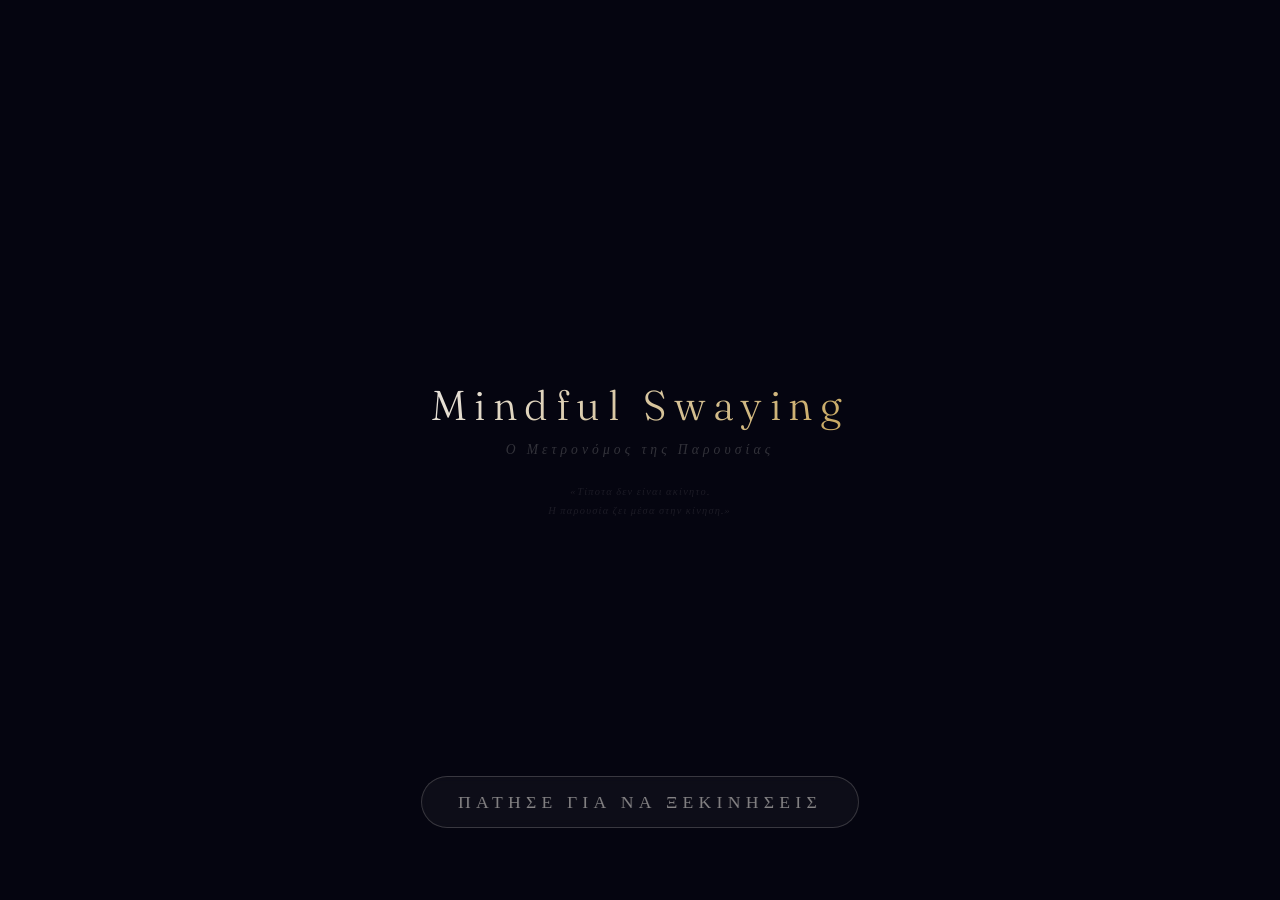
<file: metronomos.html>
<!DOCTYPE html>
<html lang="el">
<head>
<meta charset="UTF-8">
<meta name="viewport" content="width=device-width, initial-scale=1.0">
<title>Mindful Swaying — Ο Μετρονόμος της Παρουσίας</title>
<style>
  @import url('https://fonts.googleapis.com/css2?family=Fraunces:ital,wght@0,300;0,400;0,700;1,300&display=swap');
  *{margin:0;padding:0;box-sizing:border-box}
  body{background:#050510;overflow:hidden;height:100vh;width:100vw;font-family:'Fraunces',serif;color:#e8e4df;user-select:none}
  canvas{position:fixed;top:0;left:0;width:100vw;height:100vh;z-index:1}
  .label{position:fixed;bottom:55px;left:50%;transform:translateX(-50%);z-index:10;text-align:center;width:85%;opacity:0;transition:opacity 1.8s ease}
  .label.vis{opacity:1}
  .label .main{font-size:clamp(1rem,2.8vw,1.6rem);font-weight:300;letter-spacing:0.25em;text-transform:uppercase}
  .label .sub{font-size:clamp(0.6rem,1.2vw,0.78rem);letter-spacing:0.15em;color:rgba(232,228,223,0.3);margin-top:6px;font-style:italic;line-height:1.7}
  .snum{position:fixed;top:22px;right:26px;z-index:10;font-size:0.65rem;letter-spacing:0.3em;color:rgba(232,228,223,0.12)}
  .ptrack{position:fixed;bottom:0;left:0;width:100%;height:2px;background:rgba(255,255,255,0.03);z-index:10}
  .pbar{height:100%;background:linear-gradient(90deg,rgba(180,160,100,0.4),rgba(160,140,100,0.5),rgba(120,170,140,0.4));transition:width 1.2s ease}
  .dots{position:fixed;right:20px;top:50%;transform:translateY(-50%);z-index:10;display:flex;flex-direction:column;gap:14px}
  .dot{width:6px;height:6px;border-radius:50%;background:rgba(232,228,223,0.08);transition:all .5s ease;cursor:pointer;border:none;padding:0}
  .dot.active{background:rgba(232,228,223,0.45);transform:scale(1.4);box-shadow:0 0 8px rgba(232,228,223,0.1)}
  .ctrls{position:fixed;bottom:clamp(12px,3vh,24px);left:50%;transform:translateX(-50%);z-index:10;display:flex;gap:10px;align-items:center}
  .ctrls button{background:rgba(232,228,223,0.06);border:1.5px solid rgba(232,228,223,0.15);color:rgba(232,228,223,0.5);padding:10px 22px;font-family:'Fraunces',serif;font-size:clamp(0.75rem,1.5vw,0.9rem);letter-spacing:0.12em;cursor:pointer;border-radius:24px;transition:all .3s;min-width:48px;min-height:44px}
  .ctrls button:active{background:rgba(232,228,223,0.18);color:rgba(232,228,223,0.8);transform:scale(0.95)}
  .ctrls button:active{background:rgba(232,228,223,0.12);color:rgba(232,228,223,0.6)}
  .intro{position:fixed;inset:0;z-index:100;background:#050510;display:flex;flex-direction:column;align-items:center;justify-content:center;cursor:pointer;transition:opacity 2s ease}
  .intro.hidden{opacity:0;pointer-events:none}
  .intro-t{font-size:clamp(1.5rem,4.2vw,2.6rem);font-weight:300;letter-spacing:0.18em;background:linear-gradient(135deg,#e8e4df,#c8a860);
    -webkit-background-clip:text;-webkit-text-fill-color:transparent;opacity:0;animation:fi 2s ease 0.5s forwards;text-align:center}
  .intro-s{font-size:clamp(0.65rem,1.2vw,0.85rem);letter-spacing:0.3em;color:rgba(232,228,223,0.2);margin-top:10px;font-style:italic;opacity:0;animation:fi 2s ease 1.2s forwards}
  .intro-q{font-size:clamp(0.5rem,0.9vw,0.65rem);letter-spacing:0.12em;color:rgba(232,228,223,0.1);margin-top:25px;max-width:350px;text-align:center;line-height:1.8;font-style:italic;opacity:0;animation:fi 2s ease 1.8s forwards}
    .intro-h{
    position:absolute;bottom:clamp(40px,8vh,80px);left:50%;transform:translateX(-50%);
    font-size:clamp(0.85rem,2vw,1.1rem);letter-spacing:0.3em;color:rgba(232,228,223,0.55);
    text-transform:uppercase;cursor:pointer;
    padding:14px 36px;border:1.5px solid rgba(232,228,223,0.2);border-radius:30px;
    background:rgba(232,228,223,0.04);backdrop-filter:blur(4px);
    transition:all 0.3s;animation:pu 3s ease-in-out infinite;white-space:nowrap}
  .intro-h:active{background:rgba(232,228,223,0.12);color:rgba(232,228,223,0.8);transform:translateX(-50%) scale(0.96)}
  @keyframes fi{to{opacity:1}}
  @keyframes pu{0%,100%{opacity:0.08}50%{opacity:0.3}}
</style>
<script type="application/ld+json">
{
  "@context": "https://schema.org",
  "@type": "LearningResource",
  "name": "Presence Metronome",
  "alternateName": "Μετρονόμος Παρουσίας",
  "description": "Rhythmic movement from the center. Presence lives within movement, not in stillness.",
  "url": "https://mindfulness-practice.site/metronomos.html",
  "inLanguage": ["el", "en"],
  "learningResourceType": "Interactive Exercise",
  "educationalUse": "Self-assessment",
  "isAccessibleForFree": true,
  "author": { "@type": "Person", "name": "Θεόδωρος" },
  "isPartOf": {
    "@type": "WebApplication",
    "name": "Mindfulness Guide for Neurodivergent Individuals",
    "url": "https://mindfulness-practice.site/"
  },
  "about": [
    { "@type": "Thing", "name": "Mindfulness" },
    { "@type": "Thing", "name": "Neurodivergence" },
    { "@type": "Thing", "name": "Body · Space" }
  ],
  "audience": {
    "@type": "PeopleAudience",
    "audienceType": "Neurodivergent individuals, mindfulness practitioners"
  }
}
</script>
<link rel="alternate" hreflang="el" href="https://mindfulness-practice.site/metronomos.html?lang=el">
<link rel="alternate" hreflang="en" href="https://mindfulness-practice.site/metronomos.html?lang=en">
<link rel="alternate" hreflang="x-default" href="https://mindfulness-practice.site/metronomos.html">
<link rel="canonical" href="https://mindfulness-practice.site/metronomos.html">
</head>
<body>
<div class="intro" id="intro">
  <div class="intro-t">Mindful Swaying</div>
  <div class="intro-s">Ο Μετρονόμος της Παρουσίας</div>
  <div class="intro-q">«Τίποτα δεν είναι ακίνητο.<br>Η παρουσία ζει μέσα στην κίνηση.»</div>
  <div class="intro-h">πάτησε για να ξεκινήσεις</div>
</div>
<canvas id="c"></canvas>
<div class="label" id="label"><div class="main" id="lm"></div><div class="sub" id="ls"></div></div>
<div class="snum" id="sn"></div>
<div class="ptrack"><div class="pbar" id="pb"></div></div>
<div class="dots">
  <button class="dot active" onclick="goTo(0)"></button>
  <button class="dot" onclick="goTo(1)"></button>
</div>
<div class="ctrls"><button onclick="goTo(cur-1)" aria-label="Previous">◀ </button><button id="ab" onclick="togAuto()">▶ auto</button><button onclick="goTo(cur+1)" aria-label="Next"> ▶</button></div>

<script>
const cv=document.getElementById('c'),ctx=cv.getContext('2d');
let W,H,cx,cy;
function resize(){const d=Math.min(devicePixelRatio||1,2);W=innerWidth;H=innerHeight;cv.width=W*d;cv.height=H*d;cv.style.width=W+'px';cv.style.height=H+'px';ctx.setTransform(d,0,0,d,0,0);cx=W/2;cy=H/2}
resize();addEventListener('resize',resize);

const SC=[
  {label:'Βρες τον Άξονα',sub:'Κάθισε σε στάση διαλογισμού.\nΝιώσε τη βαρύτητα. Βρες τον κατακόρυφο άξονα.',sub_en:'Sit in meditation posture.\nFeel gravity. Find the vertical axis.',bg:[18,22,30]},
  {label:'Mindful Swaying',sub:'Η κίνηση ξεκινά από το κέντρο — την κοιλιά.\nΔεξιά, αριστερά. Ρυθμικά. Συνειδητά.\nΗ παρουσία ζει μέσα στην κίνηση.',sub_en:'Movement starts from the center — the belly.\nRight, left. Rhythmic. Conscious.\nPresence lives within movement.',bg:[22,25,28]}
];
const N=SC.length;

let cur=0,tgt=0,tT=0,trans=false,time=0,gA=0,autoP=false,autoTm=null;

// Ambient
const amb=[];for(let i=0;i<25;i++)amb.push({x:Math.random()*2000,y:Math.random()*2000,vx:(Math.random()-0.5)*0.08,vy:(Math.random()-0.5)*0.05,sz:0.3+Math.random()*0.7,al:0.02+Math.random()*0.04,ph:Math.random()*Math.PI*2});

// ══════════════════════════
// METRONOME BODY (background)
// ══════════════════════════
function drawMetronome(alpha){
  const mBot=cy+130, mH=300, mW=130;
  const mTop=mBot-mH;
  const topW=mW*0.35, botW=mW;

  // Wooden body
  ctx.fillStyle=`rgba(80,60,40,${alpha*0.07})`;
  ctx.beginPath();
  ctx.moveTo(cx-botW/2,mBot);
  ctx.lineTo(cx-topW/2,mTop+40);
  ctx.quadraticCurveTo(cx,mTop+28,cx+topW/2,mTop+40);
  ctx.lineTo(cx+botW/2,mBot);
  ctx.closePath();ctx.fill();

  // Outline
  ctx.strokeStyle=`rgba(160,130,90,${alpha*0.1})`;ctx.lineWidth=1.5;
  ctx.beginPath();
  ctx.moveTo(cx-botW/2,mBot);
  ctx.lineTo(cx-topW/2,mTop+40);
  ctx.quadraticCurveTo(cx,mTop+28,cx+topW/2,mTop+40);
  ctx.lineTo(cx+botW/2,mBot);
  ctx.closePath();ctx.stroke();

  // Pivot point (at belly level of meditator)
  const pivotY=mBot-85;
  ctx.fillStyle=`rgba(200,180,120,${alpha*0.2})`;
  ctx.beginPath();ctx.arc(cx,pivotY,4,0,Math.PI*2);ctx.fill();
  ctx.strokeStyle=`rgba(200,180,120,${alpha*0.35})`;ctx.lineWidth=1.5;ctx.stroke();

  // Scale arc around pivot
  for(let i=-5;i<=5;i++){
    const a=-Math.PI/2+i*0.065;
    const r1=50,r2=56;
    const x1=cx+Math.cos(a)*r1, y1=pivotY+Math.sin(a)*r1;
    const x2=cx+Math.cos(a)*r2, y2=pivotY+Math.sin(a)*r2;
    const isCenter=i===0;
    ctx.strokeStyle=`rgba(200,180,120,${alpha*(isCenter?0.25:0.08)})`;
    ctx.lineWidth=isCenter?1.5:0.7;
    ctx.beginPath();ctx.moveTo(x1,y1);ctx.lineTo(x2,y2);ctx.stroke();
  }

  // Base platform
  ctx.fillStyle=`rgba(100,80,55,${alpha*0.08})`;
  ctx.beginPath();ctx.roundRect(cx-botW/2-12,mBot,botW+24,10,4);ctx.fill();
  ctx.strokeStyle=`rgba(160,130,90,${alpha*0.08})`;ctx.lineWidth=1;ctx.stroke();

  return {pivotX:cx, pivotY, topY:mTop+40, botY:mBot};
}

// ══════════════════════════
// MEDITATOR + PENDULUM (pivots from belly)
// ══════════════════════════
function drawMeditatorPendulum(alpha,pivotX,pivotY,topY,botY,angle,showTantien){
  const col=`rgba(210,200,185,${alpha*0.75})`;
  const dim=`rgba(210,200,185,${alpha*0.25})`;
  const armUp=pivotY-topY-10;
  const armDown=botY-pivotY-15;

  ctx.save();
  ctx.lineCap='round';ctx.lineJoin='round';

  // ══════════════════════════════
  // FIXED PART: Legs + Pelvis + Platform (NO rotation)
  // ══════════════════════════════
  // Sitting platform
  ctx.strokeStyle=`rgba(180,160,120,${alpha*0.3})`;ctx.lineWidth=1.5;
  ctx.beginPath();ctx.moveTo(pivotX-30,pivotY+32);ctx.lineTo(pivotX+30,pivotY+32);ctx.stroke();
  const ps=ctx.createLinearGradient(pivotX-25,pivotY+33,pivotX+25,pivotY+33);
  ps.addColorStop(0,'rgba(180,160,120,0)');ps.addColorStop(0.5,`rgba(180,160,120,${alpha*0.06})`);ps.addColorStop(1,'rgba(180,160,120,0)');
  ctx.fillStyle=ps;ctx.fillRect(pivotX-25,pivotY+32,50,5);

  // Legs (lotus) — FIXED, no rotation
  ctx.strokeStyle=col;ctx.lineWidth=2;
  ctx.beginPath();ctx.moveTo(pivotX-10,pivotY+12);ctx.quadraticCurveTo(pivotX-26,pivotY+20,pivotX-22,pivotY+28);ctx.quadraticCurveTo(pivotX-14,pivotY+32,pivotX-3,pivotY+28);ctx.stroke();
  ctx.beginPath();ctx.moveTo(pivotX+10,pivotY+12);ctx.quadraticCurveTo(pivotX+26,pivotY+20,pivotX+22,pivotY+28);ctx.quadraticCurveTo(pivotX+14,pivotY+32,pivotX+3,pivotY+28);ctx.stroke();

  // Pelvis/hip area — FIXED
  ctx.strokeStyle=`rgba(210,200,185,${alpha*0.4})`;ctx.lineWidth=1.8;
  ctx.beginPath();ctx.moveTo(pivotX-12,pivotY+5);ctx.quadraticCurveTo(pivotX,pivotY+8,pivotX+12,pivotY+5);ctx.stroke();

  // Gravity axis BELOW pivot (fixed, straight down)
  const agDn=ctx.createLinearGradient(pivotX,pivotY,pivotX,pivotY+armDown);
  agDn.addColorStop(0,`rgba(200,185,120,${alpha*0.45})`);
  agDn.addColorStop(1,`rgba(200,185,120,${alpha*0.15})`);
  ctx.strokeStyle=agDn;ctx.lineWidth=2;
  ctx.beginPath();ctx.moveTo(pivotX,pivotY);ctx.lineTo(pivotX,pivotY+armDown);ctx.stroke();
  // Weight arrow at bottom
  ctx.fillStyle=`rgba(200,180,120,${alpha*0.2})`;
  ctx.beginPath();ctx.moveTo(pivotX,pivotY+armDown+2);ctx.lineTo(pivotX-4,pivotY+armDown-6);ctx.lineTo(pivotX+4,pivotY+armDown-6);ctx.closePath();ctx.fill();

  // ══════════════════════════════
  // TANTIEN (pivot point glow) — at the junction
  // ══════════════════════════════
  if(showTantien){
    const pulse=Math.sin(time*1.5)*0.5+0.5;
    const tg=ctx.createRadialGradient(pivotX,pivotY,0,pivotX,pivotY,12+pulse*5);
    tg.addColorStop(0,`rgba(220,180,80,${alpha*0.25})`);
    tg.addColorStop(0.5,`rgba(200,160,60,${alpha*0.08})`);
    tg.addColorStop(1,'rgba(200,160,60,0)');
    ctx.fillStyle=tg;ctx.beginPath();ctx.arc(pivotX,pivotY,12+pulse*5,0,Math.PI*2);ctx.fill();
    ctx.fillStyle=`rgba(240,210,100,${alpha*(0.45+pulse*0.2)})`;
    ctx.beginPath();ctx.arc(pivotX,pivotY,3,0,Math.PI*2);ctx.fill();
  }

  // ══════════════════════════════
  // SWAYING PART: Upper body + Axis UP (ROTATED from belly)
  // ══════════════════════════════
  ctx.save();
  ctx.translate(pivotX,pivotY);
  ctx.rotate(angle);

  // Gravity axis going UP (sways with body)
  const agUp=ctx.createLinearGradient(0,0,0,-armUp);
  agUp.addColorStop(0,`rgba(200,185,120,${alpha*0.5})`);
  agUp.addColorStop(0.5,`rgba(200,185,120,${alpha*0.55})`);
  agUp.addColorStop(1,`rgba(200,185,120,${alpha*0.15})`);
  ctx.strokeStyle=agUp;ctx.lineWidth=2;
  ctx.beginPath();ctx.moveTo(0,0);ctx.lineTo(0,-armUp);ctx.stroke();
  // Glow
  ctx.strokeStyle=`rgba(200,185,120,${alpha*0.04})`;ctx.lineWidth=10;
  ctx.beginPath();ctx.moveTo(0,0);ctx.lineTo(0,-armUp);ctx.stroke();
  // Arrow at top
  ctx.fillStyle=`rgba(200,185,120,${alpha*0.25})`;
  ctx.beginPath();ctx.moveTo(0,-armUp);ctx.lineTo(-4,-armUp+10);ctx.lineTo(4,-armUp+10);ctx.closePath();ctx.fill();

  // Torso (from belly upward)
  ctx.strokeStyle=col;ctx.lineWidth=2;
  ctx.beginPath();ctx.moveTo(-14,-20);ctx.quadraticCurveTo(-12,-3,-10,5);ctx.stroke();
  ctx.beginPath();ctx.moveTo(14,-20);ctx.quadraticCurveTo(12,-3,10,5);ctx.stroke();

  // Shoulders
  ctx.beginPath();ctx.moveTo(-20,-20);ctx.quadraticCurveTo(-15,-25,0,-26);ctx.quadraticCurveTo(15,-25,20,-20);ctx.stroke();

  // Arms
  ctx.lineWidth=1.8;
  ctx.beginPath();ctx.moveTo(-20,-20);ctx.quadraticCurveTo(-26,-5,-24,8);ctx.quadraticCurveTo(-23,16,-20,22);ctx.stroke();
  ctx.beginPath();ctx.arc(-20,23,2.5,0,Math.PI*2);ctx.stroke();
  ctx.beginPath();ctx.moveTo(20,-20);ctx.quadraticCurveTo(26,-5,24,8);ctx.quadraticCurveTo(23,16,20,22);ctx.stroke();
  ctx.beginPath();ctx.arc(20,23,2.5,0,Math.PI*2);ctx.stroke();

  // Neck
  ctx.strokeStyle=dim;ctx.lineWidth=1.5;
  ctx.beginPath();ctx.moveTo(0,-26);ctx.lineTo(0,-32);ctx.stroke();

  // Head
  ctx.fillStyle=`rgba(210,200,185,${alpha*0.08})`;
  ctx.beginPath();ctx.arc(0,-44,12,0,Math.PI*2);ctx.fill();
  ctx.strokeStyle=col;ctx.lineWidth=2;ctx.stroke();
  // Closed eyes
  ctx.strokeStyle=`rgba(210,200,185,${alpha*0.4})`;ctx.lineWidth=1;
  ctx.beginPath();ctx.moveTo(-5,-44);ctx.quadraticCurveTo(-3,-42.5,-1,-44);ctx.stroke();
  ctx.beginPath();ctx.moveTo(1,-44);ctx.quadraticCurveTo(3,-42.5,5,-44);ctx.stroke();
  // Smile
  ctx.beginPath();ctx.moveTo(-3,-40);ctx.quadraticCurveTo(0,-38.5,3,-40);ctx.stroke();

  // Body glow
  const bg=ctx.createRadialGradient(0,-10,0,0,-10,40);
  bg.addColorStop(0,`rgba(200,185,140,${alpha*0.03})`);
  bg.addColorStop(1,'rgba(200,185,140,0)');
  ctx.fillStyle=bg;ctx.beginPath();ctx.arc(0,-10,40,0,Math.PI*2);ctx.fill();

  ctx.restore(); // end upper body rotation
  ctx.restore(); // outer save
}

// ══════════════════════════
// SCENES
// ══════════════════════════
function drawScene(idx,alpha){
  if(alpha<=0)return;
  ctx.save();

  const met=drawMetronome(alpha);
  const speed=0.55;
  let angle;

  if(idx===0){
    // Finding axis — barely moving
    angle=Math.sin(time*0.3)*0.008;
    drawMeditatorPendulum(alpha,met.pivotX,met.pivotY,met.topY,met.botY,angle,false);

    // Vertical guide (target center)
    ctx.strokeStyle=`rgba(120,180,140,${alpha*0.06})`;ctx.lineWidth=0.8;
    ctx.setLineDash([4,6]);
    ctx.beginPath();ctx.moveTo(cx,cy-140);ctx.lineTo(cx,cy+130);ctx.stroke();
    ctx.setLineDash([]);

  } else {
    // Mindful swaying — continuous, from belly center
    angle=Math.sin(time*speed)*0.16;
    drawMeditatorPendulum(alpha,met.pivotX,met.pivotY,met.topY,met.botY,angle,true);

    // Direction arrows that pulse with movement
    const swing=Math.sin(time*speed);
    const arrowA=alpha*0.1;

    // Left arrow
    const la=arrowA*(swing<0?0.5+Math.abs(swing)*0.5:0.1);
    ctx.fillStyle=`rgba(200,180,120,${la})`;
    ctx.beginPath();ctx.moveTo(cx-85,met.pivotY);ctx.lineTo(cx-70,met.pivotY-7);ctx.lineTo(cx-70,met.pivotY+7);ctx.closePath();ctx.fill();

    // Right arrow
    const ra=arrowA*(swing>0?0.5+Math.abs(swing)*0.5:0.1);
    ctx.fillStyle=`rgba(200,180,120,${ra})`;
    ctx.beginPath();ctx.moveTo(cx+85,met.pivotY);ctx.lineTo(cx+70,met.pivotY-7);ctx.lineTo(cx+70,met.pivotY+7);ctx.closePath();ctx.fill();

    // Ghost trails (upper axis only)
    for(let i=1;i<=4;i++){
      const pastAngle=Math.sin((time-i*0.12)*speed)*0.16;
      const ghostA=alpha*0.015*(5-i);
      ctx.save();ctx.translate(met.pivotX,met.pivotY);ctx.rotate(pastAngle);
      ctx.strokeStyle=`rgba(200,185,120,${ghostA})`;ctx.lineWidth=0.8;
      ctx.beginPath();ctx.moveTo(0,0);ctx.lineTo(0,-(met.pivotY-met.topY-10));ctx.stroke();
      ctx.restore();
    }

    // Tick highlight on scale
    const tickAngle=-Math.PI/2+Math.round(angle/0.065)*0.065;
    const tr=50;
    const tx=met.pivotX+Math.cos(tickAngle)*tr;
    const ty=met.pivotY+Math.sin(tickAngle)*tr;
    ctx.fillStyle=`rgba(240,220,140,${alpha*0.25})`;
    ctx.beginPath();ctx.arc(tx,ty,3,0,Math.PI*2);ctx.fill();

    // Subtle awareness particles around body
    for(let i=0;i<8;i++){
      const pa2=time*0.4+i*0.8;
      const dist=45+Math.sin(time*0.3+i)*10;
      const px=met.pivotX+Math.cos(pa2)*dist*Math.cos(angle);
      const py=met.pivotY-30+Math.sin(pa2)*dist*0.6;
      const pAlpha=0.04+Math.sin(time*0.6+i)*0.02;
      ctx.fillStyle=`rgba(200,190,160,${alpha*pAlpha})`;
      ctx.beginPath();ctx.arc(px,py,1,0,Math.PI*2);ctx.fill();
    }
  }

  ctx.restore();
}

function drawBg(sf){
  const idx=Math.floor(sf),fr=sf-idx,nx=Math.min(idx+1,N-1);
  const r=SC[idx].bg[0]*(1-fr)+SC[nx].bg[0]*fr;
  const g=SC[idx].bg[1]*(1-fr)+SC[nx].bg[1]*fr;
  const b=SC[idx].bg[2]*(1-fr)+SC[nx].bg[2]*fr;
  const gr=ctx.createRadialGradient(cx,cy,0,cx,cy,Math.max(W,H)*0.75);
  gr.addColorStop(0,`rgb(${r|0},${g|0},${b|0})`);gr.addColorStop(1,'rgb(5,5,14)');
  ctx.fillStyle=gr;ctx.fillRect(0,0,W,H);
  ctx.globalAlpha=gA;
  amb.forEach(p=>{p.x+=p.vx+Math.sin(time*0.2+p.ph)*0.02;p.y+=p.vy+Math.cos(time*0.15+p.ph)*0.015;
    if(p.x<0)p.x=W;if(p.x>W)p.x=0;if(p.y<0)p.y=H;if(p.y>H)p.y=0;
    ctx.beginPath();ctx.arc(p.x,p.y,p.sz,0,Math.PI*2);
    ctx.fillStyle=`rgba(200,195,185,${p.al*(0.7+Math.sin(time*0.5+p.ph)*0.3)})`;ctx.fill()});
  ctx.globalAlpha=1;
}

function updUI(){const s=SC[cur];document.getElementById('lm').textContent=s.label;
  document.getElementById('ls').innerHTML=s.sub.replace(/\n/g,'<br>')+(s.sub_en?'<div style="margin-top:6px;font-size:0.8em;color:rgba(180,200,190,0.35);font-style:italic">'+s.sub_en.replace(/\n/g,'<br>')+'</div>':'');
  document.getElementById('label').classList.add('vis');document.getElementById('sn').textContent=`${cur+1} / ${N}`;
  document.getElementById('pb').style.width=`${(cur/(N-1))*100}%`;
  document.querySelectorAll('.dot').forEach((d,i)=>d.classList.toggle('active',i===cur))}

function goTo(i){if(i<0||i>=N||i===cur||trans)return;tgt=i;trans=true;tT=0;
  document.getElementById('label').classList.remove('vis');
  setTimeout(()=>{cur=tgt;trans=false;updUI()},1800)}
function ease(t){return t<0.5?4*t*t*t:1-Math.pow(-2*t+2,3)/2}
function togAuto(){autoP=!autoP;document.getElementById('ab').innerHTML=autoP?'\u23F8 pause':'\u25B6 auto';if(autoP)runA();else clearTimeout(autoTm)}
function runA(){if(!autoP)return;autoTm=setTimeout(()=>{if(cur<N-1){goTo(cur+1);setTimeout(runA,2000)}else{autoP=false;document.getElementById('ab').innerHTML='\u25B6 auto'}},10000)}

document.getElementById('intro').addEventListener('click',()=>{document.getElementById('intro').classList.add('hidden');updUI()});
document.addEventListener('keydown',e=>{if(e.key==='ArrowRight'||e.key===' ')goTo(cur+1);if(e.key==='ArrowLeft')goTo(cur-1)});

let lt=0;
function loop(ts){
  const dt=Math.min((ts-lt)/1000,0.05);lt=ts;time+=dt;
  if(gA<1)gA=Math.min(1,gA+dt*0.5);
  if(trans)tT=Math.min(tT+dt*0.65,1);
  ctx.clearRect(0,0,W,H);
  const sf=trans?cur+(tgt-cur)*ease(tT):cur;
  drawBg(sf);ctx.globalAlpha=gA;
  if(trans){const e2=ease(tT);drawScene(cur,1-e2);drawScene(tgt,e2)}
  else drawScene(cur,1);
  ctx.globalAlpha=1;
  requestAnimationFrame(loop)}
requestAnimationFrame(loop);
</script>
</body>
</html>
</file>
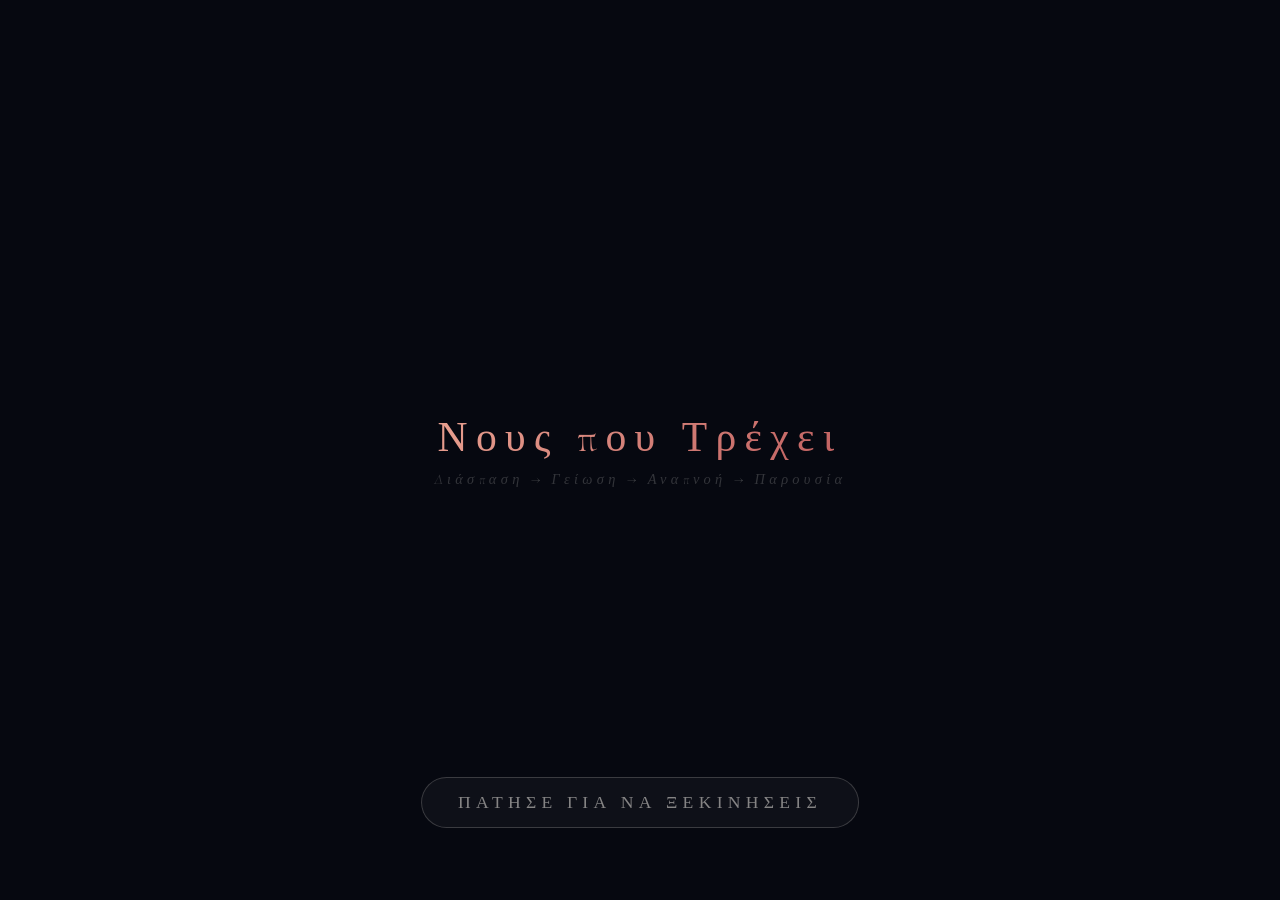
<file: racing_mind.html>
<!DOCTYPE html>
<html lang="el">
<head>
<meta charset="UTF-8">
<meta name="viewport" content="width=device-width, initial-scale=1.0">
<title>Νους που Τρέχει — Racing Mind | Τετραπλός Άξονας</title>
<meta name="description" content="Διαδραστική οπτικοποίηση: διάσπαση → γείωση → αναπνοή → παρουσία.">
<link rel="canonical" href="https://mindfulness-practice.site/racing_mind.html">
<link rel="alternate" hreflang="el" href="https://mindfulness-practice.site/racing_mind.html?lang=el">
<link rel="alternate" hreflang="en" href="https://mindfulness-practice.site/racing_mind.html?lang=en">
<script type="application/ld+json">
{"@context":"https://schema.org","@type":"LearningResource","name":"Racing Mind","alternateName":"Νους που Τρέχει","url":"https://mindfulness-practice.site/racing_mind.html","inLanguage":["el","en"],"isAccessibleForFree":true,"author":{"@type":"Person","name":"Θεόδωρος Μπαϊρακτάρης"}}
</script>
<style>
@import url('https://fonts.googleapis.com/css2?family=Cormorant+Garamond:ital,wght@0,300;0,400;1,300&display=swap');
*{margin:0;padding:0;box-sizing:border-box}
body{background:#060810;overflow:hidden;height:100vh;height:100dvh;width:100vw;font-family:'Cormorant Garamond',serif;color:#e8e4df;user-select:none}
canvas{position:fixed;top:0;left:0;width:100vw;height:100vh;z-index:1}
.label{position:fixed;bottom:54px;left:50%;transform:translateX(-50%);z-index:10;text-align:center;width:90%;opacity:0;transition:opacity 1.5s ease}
.label.vis{opacity:1}
.label .main{font-size:clamp(1rem,2.8vw,1.6rem);font-weight:300;letter-spacing:0.25em;text-transform:uppercase}
.label .sci{font-size:clamp(0.45rem,0.9vw,0.6rem);letter-spacing:0.08em;color:rgba(168,213,220,0.22);margin-top:10px;line-height:1.5;max-width:420px;margin-left:auto;margin-right:auto;border-top:1px solid rgba(168,213,220,0.05);padding-top:6px}
.snum{position:fixed;top:22px;right:26px;z-index:10;font-size:0.65rem;letter-spacing:0.3em;color:rgba(232,228,223,0.12)}
.ptrack{position:fixed;bottom:0;left:0;width:100%;height:2px;background:rgba(255,255,255,0.03);z-index:10}
.pbar{height:100%;background:linear-gradient(90deg,rgba(200,80,80,0.5),rgba(180,160,60,0.4),rgba(80,180,160,0.4),rgba(130,200,150,0.5));transition:width 1.5s ease}
.dots{position:fixed;right:18px;top:50%;transform:translateY(-50%);z-index:10;display:flex;flex-direction:column;gap:14px}
.dot{width:8px;height:8px;border-radius:50%;background:rgba(232,228,223,0.1);transition:all .6s;cursor:pointer;border:none;padding:0;min-width:44px;min-height:44px;display:flex;align-items:center;justify-content:center}
.dot.active{background:rgba(232,228,223,0.5)}
.ctrls{position:fixed;bottom:clamp(8px,2vh,18px);left:50%;transform:translateX(-50%);z-index:10;display:flex;gap:10px}
.ctrls button{background:rgba(232,228,223,0.06);border:1.5px solid rgba(232,228,223,0.15);color:rgba(232,228,223,0.5);padding:10px 22px;font-family:'Cormorant Garamond',serif;font-size:clamp(0.75rem,1.5vw,0.9rem);letter-spacing:0.12em;cursor:pointer;border-radius:24px;transition:all .3s;min-width:48px;min-height:44px}
.ctrls button:active{background:rgba(232,228,223,0.18);transform:scale(0.95)}
.back-link{position:fixed;top:12px;left:12px;z-index:20;background:rgba(255,255,255,0.05);border:1px solid rgba(255,255,255,0.1);color:rgba(255,255,255,0.4);padding:5px 12px;border-radius:14px;font-size:13px;text-decoration:none;font-family:inherit}
.lang-btn{position:fixed;top:12px;right:12px;z-index:20;background:rgba(255,255,255,0.05);border:1px solid rgba(255,255,255,0.1);color:rgba(255,255,255,0.4);padding:4px 10px;border-radius:12px;font-size:11px;cursor:pointer;font-family:inherit}
.intro{position:fixed;inset:0;z-index:100;background:#060810;display:flex;flex-direction:column;align-items:center;justify-content:center;cursor:pointer;transition:opacity 2s ease}
.intro.hidden{opacity:0;pointer-events:none}
.intro-t{font-size:clamp(1.5rem,4.5vw,2.6rem);font-weight:300;letter-spacing:0.2em;background:linear-gradient(135deg,#e8a090,#c06060);-webkit-background-clip:text;-webkit-text-fill-color:transparent;opacity:0;animation:fi 2s ease 0.5s forwards}
.intro-s{font-size:clamp(0.65rem,1.3vw,0.9rem);letter-spacing:0.3em;color:rgba(232,228,223,0.2);margin-top:8px;font-style:italic;opacity:0;animation:fi 2s ease 1.2s forwards}
.intro-h{position:absolute;bottom:clamp(40px,8vh,80px);left:50%;transform:translateX(-50%);font-size:clamp(0.85rem,2vw,1.1rem);letter-spacing:0.3em;color:rgba(232,228,223,0.55);text-transform:uppercase;cursor:pointer;padding:14px 36px;border:1.5px solid rgba(232,228,223,0.2);border-radius:30px;background:rgba(232,228,223,0.04);transition:all 0.3s;animation:pu 3s ease-in-out infinite;white-space:nowrap}
.intro-h:active{background:rgba(232,228,223,0.12);transform:translateX(-50%) scale(0.96)}
@keyframes fi{to{opacity:1}}
@keyframes pu{0%,100%{opacity:0.55}50%{opacity:0.9}}
@media(prefers-reduced-motion:reduce){*{animation-duration:0.01ms!important;transition-duration:0.01ms!important}}
</style>
</head>
<body>
<div class="intro" id="intro">
  <div class="intro-t" id="it">Νους που Τρέχει</div>
  <div class="intro-s" id="is">Διάσπαση → Γείωση → Αναπνοή → Παρουσία</div>
  <div class="intro-h" id="ih">πάτησε για να ξεκινήσεις</div>
</div>
<a class="back-link" href="index.html">←</a>
<button class="lang-btn" id="langBtn" onclick="toggleLang()">EN</button>
<canvas id="c"></canvas>
<div class="label" id="label"><div class="main" id="lm"></div><div class="sci" id="lsci"></div></div>
<div class="snum" id="sn"></div>
<div class="ptrack"><div class="pbar" id="pb"></div></div>
<div class="dots"><button class="dot active" onclick="goTo(0)"></button><button class="dot" onclick="goTo(1)"></button><button class="dot" onclick="goTo(2)"></button><button class="dot" onclick="goTo(3)"></button></div>
<div class="ctrls"><button onclick="goTo(cur-1)">◀ </button><button id="ab" onclick="togAuto()">▶ auto</button><button onclick="goTo(cur+1)"> ▶</button></div>
<script>
var cv=document.getElementById('c'),ctx=cv.getContext('2d');
var W,H,CX,CY;
function resize(){var d=Math.min(devicePixelRatio||1,2);W=innerWidth;H=innerHeight;cv.width=W*d;cv.height=H*d;cv.style.width=W+'px';cv.style.height=H+'px';ctx.setTransform(d,0,0,d,0,0);CX=W/2;CY=H*0.45}
resize();addEventListener('resize',resize);
var lang='el',t=0,sb=0,gA=0;
var ul=new URLSearchParams(location.search).get('lang');
if(ul==='en'||ul==='el')lang=ul;
function toggleLang(){lang=lang==='el'?'en':'el';document.getElementById('langBtn').textContent=lang==='el'?'EN':'ΕΛ';updUI();uiL()}
function uiL(){document.getElementById('it').textContent=lang==='el'?'Νους που Τρέχει':'Racing Mind';document.getElementById('is').textContent=lang==='el'?'Διάσπαση → Γείωση → Αναπνοή → Παρουσία':'Dispersion → Grounding → Breath → Presence';document.getElementById('ih').textContent=lang==='el'?'πάτησε για να ξεκινήσεις':'click anywhere to begin'}
if(lang==='en'){uiL();document.getElementById('langBtn').textContent='ΕΛ'}
var scenes=[
  {label:'Διάσπαση',label_en:'Dispersion',sci:'Default Mode Network: η νοητική περιπλάνηση ενεργοποιεί αυτοαναφορικά δίκτυα — Brewer et al. (2011) PNAS',sci_en:'Default Mode Network: mind-wandering activates self-referential circuits — Brewer et al. (2011) PNAS',bg:[32,10,14]},
  {label:'Γείωση',label_en:'Grounding',sci:'Η αίσθηση βαρύτητας ενεργοποιεί ιδιοδεκτικότητα & παρασυμπαθητικό — Craig (2002) Nature Reviews Neuroscience',sci_en:'Gravity sense activates proprioception & parasympathetic branch — Craig (2002) Nature Reviews Neuroscience',bg:[12,14,24]},
  {label:'Αναπνοή',label_en:'Breath',sci:'Αργή εκπνοή ενεργοποιεί πνευμονογαστρικό νεύρο — Gerritsen & Band (2018) · Magnon et al. (2021)',sci_en:'Slow exhale activates vagus nerve — Gerritsen & Band (2018) · Magnon et al. (2021)',bg:[10,16,20]},
  {label:'Παρουσία',label_en:'Presence',sci:'Η ενσυνειδητότητα μειώνει τη δραστηριότητα του DMN και ενισχύει τον Προμετωπιαίο Φλοιό — Hölzel et al. (2011)',sci_en:'Mindfulness reduces DMN activity and strengthens Prefrontal Cortex — Hölzel et al. (2011)',bg:[8,20,16]}
];
var cur=0,tgt=0,tT=0,trans=false,autoP=false,autoTm=null;
function ease(x){return x<0.5?4*x*x*x:1-Math.pow(-2*x+2,3)/2}
function sc(){return Math.min(W/420,H/650)*0.85}
var thoughts_el=['παρελθόν','ανησυχία','σχέδια','θυμός','αν...','κρίση','φόβος','πόνος','σενάριο','λάθος'];
var thoughts_en=['past','worry','plans','anger','what if','judgment','fear','pain','scenario','mistake'];
var vortex=[];
for(var i=0;i<60;i++)vortex.push({a:Math.random()*Math.PI*2,r:30+Math.random()*120,speed:(0.8+Math.random()*2)*(Math.random()>0.3?1:-1),y:-80+Math.random()*60,sz:0.8+Math.random()*2.5,al:0.15+Math.random()*0.4,label:i<10?i:-1});
function drawMeditator(s,bodyAlpha,breathPhase){
  ctx.save();ctx.translate(CX,CY);ctx.scale(s,s);ctx.lineCap='round';ctx.lineJoin='round';var ba=bodyAlpha;
  ctx.beginPath();ctx.ellipse(0,-95,28,32,0,0,Math.PI*2);ctx.fillStyle='rgba(32,63,64,'+ba*0.9+')';ctx.fill();
  ctx.beginPath();ctx.ellipse(0,-100,20,22,0,0,Math.PI*2);ctx.fillStyle='rgba(38,78,79,'+ba*0.85+')';ctx.fill();
  ctx.beginPath();ctx.arc(0,-98,14,0,Math.PI*2);ctx.fillStyle='rgba(210,190,160,'+ba*0.45+')';ctx.fill();
  ctx.strokeStyle='rgba(100,80,60,'+ba*0.3+')';ctx.lineWidth=0.8;
  ctx.beginPath();ctx.moveTo(-7,-100);ctx.quadraticCurveTo(-5,-98,-3,-100);ctx.stroke();
  ctx.beginPath();ctx.moveTo(3,-100);ctx.quadraticCurveTo(5,-98,7,-100);ctx.stroke();
  ctx.strokeStyle='rgba(100,80,60,'+ba*0.2+')';ctx.lineWidth=0.6;
  ctx.beginPath();ctx.moveTo(-4,-95);ctx.quadraticCurveTo(0,-92,4,-95);ctx.stroke();
  var te=1+breathPhase*0.03;
  ctx.beginPath();ctx.moveTo(-32,-70);ctx.quadraticCurveTo(-25,-80,0,-82);ctx.quadraticCurveTo(25,-80,32,-70);
  ctx.lineTo(28*te,-15);ctx.quadraticCurveTo(18*te,0,0,2);ctx.quadraticCurveTo(-18*te,0,-28*te,-15);ctx.closePath();
  ctx.fillStyle='rgba(38,78,79,'+ba*0.85+')';ctx.fill();ctx.strokeStyle='rgba(168,213,170,'+ba*0.15+')';ctx.lineWidth=0.8;ctx.stroke();
  ctx.strokeStyle='rgba(210,190,160,'+ba*0.3+')';ctx.lineWidth=2.5;
  ctx.beginPath();ctx.moveTo(-28,-62);ctx.quadraticCurveTo(-32,-35,-26,-10);ctx.quadraticCurveTo(-20,2,-10,0);ctx.stroke();
  ctx.beginPath();ctx.moveTo(28,-62);ctx.quadraticCurveTo(32,-35,26,-10);ctx.quadraticCurveTo(20,2,10,0);ctx.stroke();
  ctx.beginPath();ctx.ellipse(0,0,12,6,0,0,Math.PI*2);ctx.strokeStyle='rgba(210,190,160,'+ba*0.2+')';ctx.lineWidth=1.5;ctx.stroke();
  ctx.beginPath();ctx.moveTo(-28,-15);ctx.quadraticCurveTo(-22,8,-12,15);ctx.quadraticCurveTo(-4,18,0,14);ctx.quadraticCurveTo(4,18,12,15);ctx.quadraticCurveTo(22,8,28,-15);ctx.fillStyle='rgba(38,78,79,'+ba*0.7+')';ctx.fill();
  ctx.beginPath();ctx.ellipse(0,18,25,4,0,0,Math.PI*2);ctx.fillStyle='rgba(140,130,100,'+ba*0.1+')';ctx.fill();
  if(breathPhase>0.01){var bp=Math.sin(t*0.5);var bg=ctx.createRadialGradient(0,-40,0,0,-40,40+bp*12);bg.addColorStop(0,'rgba(100,190,210,'+breathPhase*0.2*(1+bp*0.3)+')');bg.addColorStop(1,'rgba(100,190,210,0)');ctx.fillStyle=bg;ctx.beginPath();ctx.arc(0,-40,40+bp*12,0,Math.PI*2);ctx.fill()}
  ctx.restore();
}
function drawAxis(alpha,s){
  var top=CY-s*160,bot=CY+s*60;var g=ctx.createLinearGradient(CX,top,CX,bot);
  g.addColorStop(0,'rgba(220,190,60,0)');g.addColorStop(0.1,'rgba(220,190,60,'+alpha*0.3+')');g.addColorStop(0.5,'rgba(220,190,60,'+alpha*0.6+')');g.addColorStop(0.9,'rgba(220,190,60,'+alpha*0.3+')');g.addColorStop(1,'rgba(220,190,60,0)');
  ctx.strokeStyle=g;ctx.lineWidth=2.5;ctx.beginPath();ctx.moveTo(CX,top);ctx.lineTo(CX,bot);ctx.stroke();
  ctx.strokeStyle='rgba(220,190,60,'+alpha*0.05+')';ctx.lineWidth=18;ctx.beginPath();ctx.moveTo(CX,top);ctx.lineTo(CX,bot);ctx.stroke();
  var gy=CY+s*30;var gg=ctx.createLinearGradient(CX-s*140,gy,CX+s*140,gy);gg.addColorStop(0,'rgba(140,130,100,0)');gg.addColorStop(0.5,'rgba(140,130,100,'+alpha*0.35+')');gg.addColorStop(1,'rgba(140,130,100,0)');
  ctx.strokeStyle=gg;ctx.lineWidth=1.5;ctx.beginPath();ctx.moveTo(CX-s*140,gy);ctx.lineTo(CX+s*140,gy);ctx.stroke();
}
function drawVortex(strength,s){
  var labels=lang==='el'?thoughts_el:thoughts_en;var headY=CY-s*95;
  vortex.forEach(function(p){p.a+=p.speed*0.012*strength;var wobble=Math.sin(t*2+p.a)*8*strength;var r=p.r*s*0.7*strength+10;
    var px=CX+Math.cos(p.a)*r;var py=headY+p.y*s*0.6+Math.sin(p.a*0.7+t)*wobble*s*0.3;py-=Math.abs(Math.sin(p.a))*30*s*strength;
    var pa=p.al*strength*(0.5+Math.sin(t+p.a)*0.3);if(pa<0.01)return;
    var cr=180+strength*40,cg=80+((1-strength)*80),cb=70+((1-strength)*90);
    ctx.beginPath();ctx.arc(px,py,p.sz*(0.5+strength*0.5),0,Math.PI*2);ctx.fillStyle='rgba('+~~cr+','+~~cg+','+~~cb+','+pa+')';ctx.fill();
    if(p.label>=0&&strength>0.2&&pa>0.1){ctx.fillStyle='rgba('+~~cr+','+(~~cg+30)+','+(~~cb+30)+','+(pa*0.9)+')';ctx.font=(9+strength*3)*Math.min(s,1.2)+'px Cormorant Garamond,serif';ctx.textAlign='center';ctx.fillText(labels[p.label],px,py-p.sz-4)}
  });
  if(strength>0.1){for(var i=0;i<3;i++){ctx.beginPath();ctx.strokeStyle='rgba(200,100,80,'+strength*0.06+')';ctx.lineWidth=1;
    for(var a=0;a<Math.PI*4;a+=0.1){var r2=(20+a*12)*s*0.5*strength;var px2=CX+Math.cos(a+t*0.5+i*2.1)*r2;var py2=headY-20*s+Math.sin(a+t*0.3+i)*r2*0.3-a*3*s*strength;a===0?ctx.moveTo(px2,py2):ctx.lineTo(px2,py2)}ctx.stroke()}}
}
function drawBreathFlow(alpha,s){
  var bp=Math.sin(t*0.5);for(var i=0;i<8;i++){var ox=(i-4)*6*s*0.3;var ph=t*0.6+i*0.8;var fa=alpha*(0.1+Math.sin(ph)*0.05);
    ctx.strokeStyle='rgba(140,210,220,'+fa+')';ctx.lineWidth=1;ctx.beginPath();
    for(var y=0;y<60;y+=2){var w=Math.sin(y*0.05+ph)*(6+y*0.03)*s*0.4;var px=CX+ox+w;var py=CY-s*80-y*s*0.5+bp*4;y===0?ctx.moveTo(px,py):ctx.lineTo(px,py)}ctx.stroke()}
}
function drawBg(blend){
  var idx=Math.min(Math.floor(blend),3),fr=blend-idx,nx=Math.min(idx+1,3);
  var r=scenes[idx].bg[0]*(1-fr)+scenes[nx].bg[0]*fr,g=scenes[idx].bg[1]*(1-fr)+scenes[nx].bg[1]*fr,b=scenes[idx].bg[2]*(1-fr)+scenes[nx].bg[2]*fr;
  var grd=ctx.createRadialGradient(CX,CY-30,0,CX,CY,Math.max(W,H)*0.55);
  grd.addColorStop(0,'rgb('+~~r+','+~~g+','+~~b+')');grd.addColorStop(0.7,'rgb('+~~(r*0.4)+','+~~(g*0.4)+','+~~(b*0.4)+')');grd.addColorStop(1,'rgb(4,5,10)');
  ctx.fillStyle=grd;ctx.fillRect(0,0,W,H);
}
function updUI(){var s=scenes[cur];document.getElementById('lm').textContent=lang==='el'?s.label:s.label_en;document.getElementById('lsci').textContent=lang==='el'?s.sci:s.sci_en;document.getElementById('label').classList.add('vis');document.getElementById('sn').textContent=(cur+1)+' / 4';document.getElementById('pb').style.width=(cur/3*100)+'%';document.querySelectorAll('.dot').forEach(function(d,i){d.classList.toggle('active',i===cur)})}
function goTo(i){if(i<0||i>3||i===cur||trans)return;tgt=i;trans=true;tT=0;document.getElementById('label').classList.remove('vis');setTimeout(function(){cur=tgt;trans=false;updUI()},1800)}
function togAuto(){autoP=!autoP;document.getElementById('ab').textContent=autoP?'⏸ pause':'▶ auto';if(autoP)runA();else clearTimeout(autoTm)}
function runA(){if(!autoP)return;autoTm=setTimeout(function(){if(cur<3){goTo(cur+1);setTimeout(runA,2200)}else{autoP=false;document.getElementById('ab').textContent='▶ auto'}},7000)}
var lt=performance.now();
function loop(ts){var dt=Math.min((ts-lt)/1000,0.05);lt=ts;t+=dt;
  if(gA<1)gA=Math.min(1,gA+dt*0.4);if(trans)tT=Math.min(tT+dt*0.55,1);
  var target=trans?cur+(tgt-cur)*ease(tT):cur;sb+=(target-sb)*dt*2.5;
  var vortexStr=Math.max(0,1-sb*0.35);var axisAlpha=Math.max(0,Math.min(1,(sb-0.4)*1.5));
  var breathAmt=Math.max(0,Math.min(1,(sb-1.3)*1.4));var presence=Math.max(0,Math.min(1,(sb-2.3)*1.4));
  var bodyAlpha=0.3+axisAlpha*0.4+breathAmt*0.2+presence*0.1;var breathPhase=breathAmt*Math.max(0,Math.sin(t*0.5));
  var s=sc();ctx.clearRect(0,0,W,H);drawBg(sb);ctx.globalAlpha=gA;
  if(axisAlpha>0.01)drawAxis(axisAlpha,s);if(breathAmt>0.01)drawBreathFlow(breathAmt,s);
  drawMeditator(s,bodyAlpha,breathPhase);drawVortex(vortexStr,s);
  ctx.globalAlpha=1;requestAnimationFrame(loop)}
requestAnimationFrame(loop);
document.getElementById('intro').addEventListener('click',function(){this.classList.add('hidden');updUI()});
document.addEventListener('keydown',function(e){if(e.key==='ArrowRight'||e.key===' ')goTo(cur+1);if(e.key==='ArrowLeft')goTo(cur-1)});
</script>
</body>
</html>
</file>
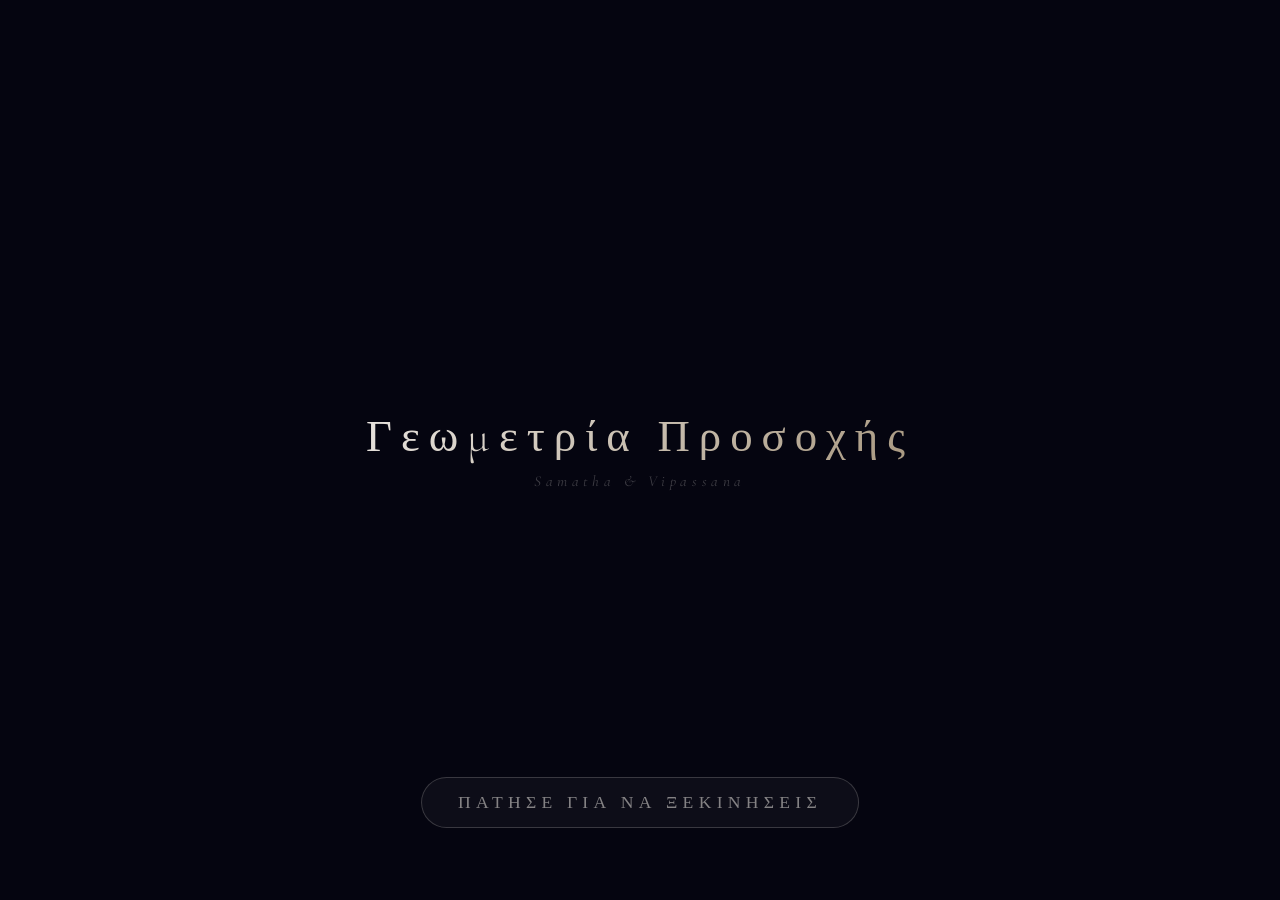
<file: samatha_attention.html>
<!DOCTYPE html>
<html lang="el">
<head>
<meta charset="UTF-8">
<meta name="viewport" content="width=device-width, initial-scale=1.0">
<title>Samatha & Vipassana · Γεωμετρία της Προσοχής</title>
<style>
  @import url('https://fonts.googleapis.com/css2?family=Cormorant+Garamond:ital,wght@0,300;0,400;1,300&family=Noto+Serif:ital@0;1&display=swap');

  *, *::before, *::after { margin: 0; padding: 0; box-sizing: border-box; }

  body {
    background: #080a0f;
    display: flex;
    flex-direction: column;
    align-items: center;
    justify-content: center;
    min-height: 100vh;
    font-family: 'Cormorant Garamond', serif;
    overflow: hidden;
    user-select: none;
  }

  #title {
    color: #c8a96e;
    font-size: clamp(18px, 3vw, 24px);
    font-weight: 300;
    letter-spacing: 0.35em;
    text-transform: uppercase;
    margin-bottom: 20px;
    opacity: 0.9;
  }

  #canvas-wrap {
    position: relative;
    width: min(560px, 95vw);
    height: min(560px, 95vw);
  }

  canvas {
    width: 100%;
    height: 100%;
    border-radius: 50%;
    box-shadow:
      0 0 80px rgba(100, 180, 210, 0.05),
      0 0 140px rgba(200, 169, 110, 0.03),
      inset 0 0 50px rgba(0,0,0,0.8);
    background: radial-gradient(circle at center, #101520 0%, #05070a 100%);
  }

  #phase-label {
    margin-top: 24px;
    color: #9cb5b5;
    font-size: clamp(14px, 2.2vw, 17px);
    letter-spacing: 0.15em;
    font-weight: 400;
    text-align: center;
    min-height: 24px;
    transition: opacity 0.6s ease;
  }

  #phase-el {
    color: #c8a96e;
    font-size: clamp(11px, 1.6vw, 13px);
    letter-spacing: 0.15em;
    text-align: center;
    margin-top: 6px;
    opacity: 0.7;
    font-style: italic;
    min-height: 20px;
  }

  #controls {
    margin-top: 24px;
    display: flex;
    gap: 16px;
    align-items: center;
  }

  button {
    background: rgba(200, 169, 110, 0.05);
    border: 1px solid rgba(200, 169, 110, 0.3);
    color: #c8a96e;
    padding: 8px 24px;
    font-family: 'Cormorant Garamond', serif;
    font-size: 13px;
    letter-spacing: 0.15em;
    cursor: pointer;
    transition: all 0.3s ease;
    border-radius: 4px;
  }

  button:hover {
    background: rgba(200, 169, 110, 0.15);
    border-color: rgba(200, 169, 110, 0.8);
  }

  #speed-wrap {
    display: flex;
    align-items: center;
    gap: 10px;
    color: #5a7070;
    font-size: 12px;
    letter-spacing: 0.15em;
  }

  input[type=range] {
    width: 90px;
    accent-color: #c8a96e;
    opacity: 0.8;
  }

  .ex-intro{position:fixed;inset:0;z-index:100;background:#050510;display:flex;flex-direction:column;align-items:center;justify-content:center;cursor:pointer;transition:opacity 2s ease}
  .ex-intro.hidden{opacity:0;pointer-events:none}
  .ex-intro-t{font-family:'Cormorant Garamond',serif;font-size:clamp(1.6rem,4.5vw,2.8rem);font-weight:300;letter-spacing:0.2em;background:linear-gradient(135deg,#e8e4df,#a89880);-webkit-background-clip:text;-webkit-text-fill-color:transparent;opacity:0;animation:xfi 2s ease 0.5s forwards}
  .ex-intro-s{font-family:'Cormorant Garamond',serif;font-size:clamp(0.7rem,1.4vw,0.95rem);letter-spacing:0.3em;color:rgba(232,228,223,0.25);margin-top:8px;font-style:italic;opacity:0;animation:xfi 2s ease 1.2s forwards}
  .ex-intro-h{position:absolute;bottom:clamp(40px,8vh,80px);left:50%;transform:translateX(-50%);font-family:'Cormorant Garamond',serif;font-size:clamp(0.85rem,2vw,1.1rem);letter-spacing:0.3em;color:rgba(232,228,223,0.55);text-transform:uppercase;cursor:pointer;padding:14px 36px;border:1.5px solid rgba(232,228,223,0.2);border-radius:30px;background:rgba(232,228,223,0.04);transition:all 0.3s;animation:xpu 3s ease-in-out infinite;white-space:nowrap}
  .ex-intro-h:active{background:rgba(232,228,223,0.12);color:rgba(232,228,223,0.8);transform:translateX(-50%) scale(0.96)}
  @keyframes xfi{to{opacity:1}}
  @keyframes xpu{0%,100%{opacity:0.55}50%{opacity:0.9}}
</style>
<script type="application/ld+json">
{
  "@context": "https://schema.org",
  "@type": "LearningResource",
  "name": "Attention Geometry — Samatha & Vipassana",
  "alternateName": "Γεωμετρία Προσοχής",
  "description": "How attention focuses, gets caught by thoughts, and returns. The stage of the mind in motion.",
  "url": "https://mindfulness-practice.site/samatha_attention.html",
  "inLanguage": ["el", "en"],
  "learningResourceType": "Interactive Exercise",
  "educationalUse": "Self-assessment",
  "isAccessibleForFree": true,
  "author": { "@type": "Person", "name": "Θεόδωρος" },
  "isPartOf": {
    "@type": "WebApplication",
    "name": "Mindfulness Guide for Neurodivergent Individuals",
    "url": "https://mindfulness-practice.site/"
  },
  "about": [
    { "@type": "Thing", "name": "Mindfulness" },
    { "@type": "Thing", "name": "Neurodivergence" },
    { "@type": "Thing", "name": "Attention" }
  ],
  "audience": {
    "@type": "PeopleAudience",
    "audienceType": "Neurodivergent individuals, mindfulness practitioners"
  }
}
</script>
<link rel="alternate" hreflang="el" href="https://mindfulness-practice.site/samatha_attention.html?lang=el">
<link rel="alternate" hreflang="en" href="https://mindfulness-practice.site/samatha_attention.html?lang=en">
<link rel="alternate" hreflang="x-default" href="https://mindfulness-practice.site/samatha_attention.html">
<link rel="canonical" href="https://mindfulness-practice.site/samatha_attention.html">
</head>
<body>
<div class="ex-intro" id="exIntro" onclick="this.classList.add('hidden')">
  <div class="ex-intro-t">Γεωμετρία Προσοχής</div>
  <div class="ex-intro-s">Samatha & Vipassana</div>
  <div class="ex-intro-h">πάτησε για να ξεκινήσεις</div>
</div>

<div id="title">Η Σκηνή του Νου</div>

<div id="canvas-wrap">
  <canvas id="c" width="600" height="600"></canvas>
</div>

<div id="phase-label">Σταθερός Άξονας & Κύκλος Αναπνοής (Σάμαθα)</div>
<div id="phase-el">Stable Axis & Breath Circle (Shamatha)</div>

<div id="controls">
  <button id="btn-pause">⏸ ΠΑΥΣΗ</button>
  <div id="speed-wrap">
    <span>ΡΥΘΜΟΣ</span>
    <input type="range" id="speed" min="0.3" max="2" step="0.1" value="1">
  </div>
</div>

<script>
const canvas = document.getElementById('c');
const ctx = canvas.getContext('2d');
const W = 600, H = 600, CX = 300, CY = 300;
const labelEl = document.getElementById('phase-label');
const labelEn = document.getElementById('phase-el');
const btnPause = document.getElementById('btn-pause');
const speedEl = document.getElementById('speed');

let paused = false;
let speedMult = 1;
let t = 0; // global time in seconds
let animId;

btnPause.onclick = () => {
  paused = !paused;
  btnPause.textContent = paused ? '▶ ΣΥΝΕΧΕΙΑ' : '⏸ ΠΑΥΣΗ';
  if (!paused) loop();
};
speedEl.oninput = () => { speedMult = parseFloat(speedEl.value); };

// ── Γεωμετρία (Ο Χάρτης) ──────────────────────────────────────────────────
const MED = { x: CX, y: 440 }; // Η θέση του Παρατηρητή (Κέντρο Βαρύτητας)
const OBJECT = { x: CX, y: 150 }; // Το σημείο Εστίασης / Στόχος

// Τα μάτια του αισθητήρα (από πού βγαίνει ο προβολέας)
const EYE_L = { x: -30, y: -30 };
const EYE_R = { x: 30, y: -30 };

// ── Νοητικά Γεγονότα (Σκέψεις) ─────────────────────────────────────────────
class Thought {
  constructor(side) {
    this.side = side;
    this.opacity = 0;
    this.scale = 0;
    this.recognized = false;
    this.recogOpacity = 0;
    this.particles = [];
    for (let i = 0; i < 5; i++) {
      this.particles.push({
        angle: Math.random() * Math.PI * 2,
        r: 12 + Math.random() * 12,
        speed: 0.3 + Math.random() * 0.5
      });
    }
    // Τοποθετούμε τις σκέψεις να μπαίνουν μέσα στη "Σκηνή" του Τριγώνου
    if (side === 'left')  { this.x = CX - 90; this.y = 280; }
    if (side === 'front') { this.x = CX + 10;  this.y = 240; }
  }

  update(dt, show, recognized) {
    if (show)       this.opacity = Math.min(1, this.opacity + dt * 1.5);
    else            this.opacity = Math.max(0, this.opacity - dt * 1.5);
    
    if (show)       this.scale  = Math.min(1, this.scale  + dt * 1.5);
    else            this.scale  = Math.max(0, this.scale  - dt * 2.0);

    this.recognized = recognized;
    if (recognized) this.recogOpacity = Math.min(1, this.recogOpacity + dt * 2);
    else            this.recogOpacity = Math.max(0, this.recogOpacity - dt * 3);

    this.particles.forEach(p => { p.angle += p.speed * dt; });
  }

  draw() {
    if (this.opacity < 0.01) return;
    ctx.save();
    ctx.globalAlpha = this.opacity;
    ctx.translate(this.x, this.y);
    ctx.scale(this.scale, this.scale);

    const r = 30;
    
    // Εξωτερικό νέφος σκέψης
    const grd = ctx.createRadialGradient(0, 0, 0, 0, 0, r);
    grd.addColorStop(0, 'rgba(120, 160, 180, 0.4)');
    grd.addColorStop(1, 'rgba(80, 120, 140, 0.0)');
    ctx.beginPath(); ctx.arc(0, 0, r, 0, Math.PI * 2);
    ctx.fillStyle = grd; ctx.fill();

    // Σωματίδια που στροβιλίζονται
    this.particles.forEach(p => {
      const px = Math.cos(p.angle) * p.r;
      const py = Math.sin(p.angle) * p.r;
      ctx.beginPath(); ctx.arc(px, py, 2, 0, Math.PI * 2);
      ctx.fillStyle = 'rgba(160, 210, 230, 0.7)';
      ctx.fill();
    });

    // Κείμενο "Νοητικό Γεγονός"
    ctx.fillStyle = 'rgba(180, 220, 240, 0.9)';
    ctx.font = '11px Cormorant Garamond, serif';
    ctx.textAlign = 'center';
    ctx.textBaseline = 'middle';
    ctx.fillText('σκέψη', 0, 0);

    // Ταμπέλα Αποταύτισης / Βιπάσανα
    if (this.recogOpacity > 0.01) {
      ctx.globalAlpha = this.opacity * this.recogOpacity;
      ctx.fillStyle = '#c8a96e';
      ctx.font = 'italic 11px Cormorant Garamond, serif';
      ctx.fillText('αποταύτιση', 0, r + 15);
    }

    ctx.restore();
  }
}

// ── Το Τρίγωνο της Προσοχής (Η Σκηνή του Νου) ──────────────────────────────
function drawStage(targetX, targetY, alpha = 1) {
  const eL = { x: MED.x + EYE_L.x, y: MED.y + EYE_L.y };
  const eR = { x: MED.x + EYE_R.x, y: MED.y + EYE_R.y };

  // Γέμισμα του Τριγώνου (Η Σκηνή)
  const grd = ctx.createLinearGradient(MED.x, MED.y, targetX, targetY);
  grd.addColorStop(0,   `rgba(200, 169, 110, ${0.15 * alpha})`);
  grd.addColorStop(0.6, `rgba(140, 190, 210, ${0.05 * alpha})`);
  grd.addColorStop(1,   `rgba(100, 150, 180, 0)`);

  ctx.save();
  ctx.beginPath();
  ctx.moveTo(eL.x, eL.y);
  ctx.lineTo(targetX, targetY);
  ctx.lineTo(eR.x, eR.y);
  ctx.closePath();
  ctx.fillStyle = grd;
  ctx.fill();

  // Οι δύο ακτίνες / όρια της σκηνής
  ctx.beginPath();
  ctx.moveTo(eL.x, eL.y); ctx.lineTo(targetX, targetY);
  ctx.moveTo(eR.x, eR.y); ctx.lineTo(targetX, targetY);
  
  const lineGrd = ctx.createLinearGradient(MED.x, MED.y, targetX, targetY);
  lineGrd.addColorStop(0, `rgba(220, 190, 130, ${0.8 * alpha})`);
  lineGrd.addColorStop(1, `rgba(150, 190, 220, ${0.2 * alpha})`);
  
  ctx.strokeStyle = lineGrd;
  ctx.lineWidth = 1.5;
  ctx.shadowColor = 'rgba(200, 169, 110, 0.6)';
  ctx.shadowBlur = 8;
  ctx.stroke();
  ctx.restore();
}

// ── Ο Παρατηρητής (Σημείο Βαρύτητας & Αναπνοή) ───────────────────────────
function drawMeditator(pulse) {
  ctx.save();
  ctx.translate(MED.x, MED.y);

  // 1. Ο Απέραντος Χώρος (Pristine Mind)
  ctx.beginPath();
  ctx.arc(0, 0, 250, 0, Math.PI * 2);
  const spaceGrd = ctx.createRadialGradient(0, 0, 100, 0, 0, 250);
  spaceGrd.addColorStop(0, 'rgba(80, 110, 130, 0.05)');
  spaceGrd.addColorStop(1, 'rgba(80, 110, 130, 0)');
  ctx.fillStyle = spaceGrd; ctx.fill();

  // 2. Ο Κύκλος της Αναπνοής (Breath Circle) - Πάλλεται απαλά
  const breathRadius = 90 + Math.sin(pulse * Math.PI * 0.5) * 8; // Αναπνοή 4 δευτερολέπτων
  ctx.beginPath();
  ctx.arc(0, 0, breathRadius, 0, Math.PI * 2);
  ctx.strokeStyle = `rgba(140, 190, 210, ${0.15 + Math.sin(pulse * Math.PI * 0.5)*0.05})`;
  ctx.lineWidth = 2;
  ctx.stroke();

  // 3. Ακουστικά Κύματα (από τα πλάγια)
  const waveOffset = (t * 15) % 20;
  for(let i=0; i<3; i++) {
    const r = waveOffset + i * 20;
    const alpha = Math.max(0, 0.3 - r/100);
    ctx.strokeStyle = `rgba(140, 185, 200, ${alpha})`;
    ctx.lineWidth = 1;
    // Αριστερό αυτί
    ctx.beginPath(); ctx.arc(-45, 0, r, Math.PI*0.6, Math.PI*1.4); ctx.stroke();
    // Δεξί αυτί
    ctx.beginPath(); ctx.arc(45, 0, r, -Math.PI*0.4, Math.PI*0.4); ctx.stroke();
  }

  // 4. Το Σώμα του Αισθητήρα (Τεχνολογικό / Γεωμετρικό)
  // Κεντρικό κεφάλι
  ctx.beginPath();
  ctx.ellipse(0, 0, 45, 32, 0, 0, Math.PI * 2);
  ctx.fillStyle = 'rgba(25, 35, 45, 0.8)';
  ctx.strokeStyle = 'rgba(120, 160, 180, 0.6)';
  ctx.lineWidth = 1.5;
  ctx.fill(); ctx.stroke();

  // Λοβοί Αυτιών (Ακουστική Λήψη)
  ctx.beginPath(); ctx.ellipse(-48, 0, 12, 28, -Math.PI/10, 0, Math.PI*2);
  ctx.fillStyle = 'rgba(20, 30, 40, 0.9)'; ctx.fill(); ctx.stroke();
  ctx.beginPath(); ctx.ellipse(48, 0, 12, 28, Math.PI/10, 0, Math.PI*2);
  ctx.fillStyle = 'rgba(20, 30, 40, 0.9)'; ctx.fill(); ctx.stroke();

  // 5. Ο Άξονας Βαρύτητας (Η κεντρική τελεία / Το Σημείο Μηδέν)
  ctx.beginPath(); ctx.arc(0, 0, 4, 0, Math.PI * 2);
  ctx.fillStyle = '#ffffff';
  ctx.shadowColor = '#ffffff'; ctx.shadowBlur = 10;
  ctx.fill(); ctx.shadowBlur = 0;

  // 6. Τα Μάτια (Οι πομποί της προσοχής)
  ctx.beginPath(); ctx.arc(EYE_L.x, EYE_L.y, 5, 0, Math.PI * 2);
  ctx.fillStyle = '#c8a96e'; ctx.shadowColor = '#c8a96e'; ctx.shadowBlur = 8;
  ctx.fill();
  
  ctx.beginPath(); ctx.arc(EYE_R.x, EYE_R.y, 5, 0, Math.PI * 2);
  ctx.fillStyle = '#c8a96e';
  ctx.fill(); ctx.shadowBlur = 0;

  ctx.restore();
}

// ── Το Αντικείμενο Εστίασης ───────────────────────────────────────────────
function drawObject(pulse) {
  const p = 0.5 + 0.5 * Math.sin(pulse * Math.PI * 2);

  ctx.save();
  ctx.translate(OBJECT.x, OBJECT.y);

  // glow rings
  for (let i = 2; i >= 1; i--) {
    const r = 10 + i * 6 + p * 3;
    const a = (0.1 - i * 0.02) * (0.7 + 0.3 * p);
    ctx.beginPath(); ctx.arc(0, 0, r, 0, Math.PI * 2);
    ctx.strokeStyle = `rgba(160, 210, 230, ${a})`;
    ctx.lineWidth = 1.5;
    ctx.stroke();
  }

  // core (Εξάγωνο ή πολύγωνο)
  ctx.beginPath();
  for (let i = 0; i < 6; i++) {
    const angle = (i * Math.PI) / 3 - Math.PI/2;
    const px = Math.cos(angle) * 8;
    const py = Math.sin(angle) * 8;
    i === 0 ? ctx.moveTo(px, py) : ctx.lineTo(px, py);
  }
  ctx.closePath();
  ctx.fillStyle = `rgba(180, 230, 255, ${0.8 + 0.2*p})`;
  ctx.shadowColor = 'rgba(140, 200, 230, 0.8)';
  ctx.shadowBlur = 15;
  ctx.fill();
  ctx.restore();
}

// ── SEQUENCER (Οι Φάσεις της Πρακτικής) ───────────────────────────────────
const PHASE_DUR = [3, 2.5, 2, 1.5, 2.5, 2.5, 2, 1.5, 1.5, 2.5];
const PHASE_LABELS_EL = [
  'Σταθερός Άξονας & Κύκλος Αναπνοής (Σάμαθα)',
  'Ένα νοητικό γεγονός εισέρχεται στη Σκηνή...',
  'Ταύτιση: Ο προβολέας εγκλωβίζεται στη σκέψη',
  'Επίγνωση: Επιστροφή στον Άξονα',
  'Ανοιχτή Σκηνή του Νου (Βιπάσανα)',
  'Νέα σκέψη αναδύεται στον Χώρο...',
  'Ταύτιση: Απορρόφηση από τη σκέψη',
  'Αποταύτιση — «Δεν είμαι αυτή η σκέψη»',
  'Άφεση — Η σκέψη διαλύεται στον Χώρο',
  'Σταθερός Άξονας & Κύκλος Αναπνοής',
];
const PHASE_LABELS_EN = [
  'Stable Axis & Breath Circle (Shamatha)',
  'A mental event enters the Stage...',
  'Identification: The spotlight is caught',
  'Awareness: Returning to the Axis',
  'Open Stage of the Mind (Vipassana)',
  'A new thought arises in Space...',
  'Identification: Absorbed by the thought',
  'Defusion — "I am not this thought"',
  'Release — The thought dissolves in Space',
  'Stable Axis & Breath Circle',
];

function getPhase(globalT) {
  const totalCycle = PHASE_DUR.reduce((a,b) => a+b, 0);
  let t = globalT % totalCycle;
  let phase = 0;
  for (let i = 0; i < PHASE_DUR.length; i++) {
    if (t < PHASE_DUR[i]) { phase = i; break; }
    t -= PHASE_DUR[i];
    phase = i + 1;
  }
  return Math.min(phase, PHASE_DUR.length - 1);
}

function getPhaseT(globalT) {
  const totalCycle = PHASE_DUR.reduce((a,b) => a+b, 0);
  let t = globalT % totalCycle;
  for (let i = 0; i < PHASE_DUR.length; i++) {
    if (t < PHASE_DUR[i]) return t / PHASE_DUR[i];
    t -= PHASE_DUR[i];
  }
  return 1;
}

const thoughtL = new Thought('left');
const thoughtF = new Thought('front');
let lastLabel = -1;

function lerp(a, b, f) { return a + (b-a)*f; }
function ease(f) { return f < 0.5 ? 2*f*f : -1+(4-2*f)*f; }

function getGazeTarget(phase, phaseT) {
  const obj = OBJECT;
  const tL = thoughtL;
  const tF = thoughtF;

  switch(phase) {
    case 0: case 4: case 9: return { x: obj.x, y: obj.y };
    case 1: return { x: lerp(obj.x, tL.x, ease(phaseT)), y: lerp(obj.y, tL.y, ease(phaseT)) };
    case 2: return { x: tL.x, y: tL.y };
    case 3: return { x: lerp(tL.x, obj.x, ease(phaseT)), y: lerp(tL.y, obj.y, ease(phaseT)) };
    case 5: return { x: lerp(obj.x, tF.x, ease(phaseT)), y: lerp(obj.y, tF.y, ease(phaseT)) };
    case 6: return { x: tF.x, y: tF.y };
    case 7: return { x: tF.x, y: tF.y };
    case 8: return { x: lerp(tF.x, obj.x, ease(phaseT)), y: lerp(tF.y, obj.y, ease(phaseT)) };
  }
  return { x: obj.x, y: obj.y };
}

// ── Βασικός Βρόχος (Main Loop) ─────────────────────────────────────────────
let lastTime = null;
function loop(ts) {
  if (paused) return;
  animId = requestAnimationFrame(loop);

  const dt0 = lastTime === null ? 0 : (ts - lastTime) / 1000;
  lastTime = ts;
  const dt = dt0 * speedMult;
  t += dt;

  const phase = getPhase(t / speedMult * speedMult);
  const phaseT = getPhaseT(t);

  // Update labels
  if (phase !== lastLabel) {
    lastLabel = phase;
    labelEl.textContent = PHASE_LABELS_EL[phase];
    labelEn.textContent = PHASE_LABELS_EN[phase];
  }

  // Update thoughts
  const showL = phase >= 1 && phase <= 3;
  const showF = phase >= 5 && phase <= 8;
  const recognizedF = phase === 7;

  thoughtL.update(dt, showL, false);
  thoughtF.update(dt, showF, recognizedF);

  const gaze = getGazeTarget(phase, phaseT);

  // ── ΣΧΕΔΙΑΣΗ (Draw)
  ctx.clearRect(0, 0, W, H);
  
  // Grid / Σταυρός στο κέντρο για αναφορά (προαιρετικό, πολύ αχνό)
  ctx.beginPath(); ctx.moveTo(CX, 0); ctx.lineTo(CX, H);
  ctx.moveTo(0, MED.y); ctx.lineTo(W, MED.y);
  ctx.strokeStyle = 'rgba(100, 150, 180, 0.03)'; ctx.stroke();

  drawObject(t * 0.5);

  // Oι σκέψεις ζωγραφίζονται ΠΙΣΩ από το τρίγωνο
  thoughtL.draw();
  thoughtF.draw();

  // Ζωγραφίζουμε τη Σκηνή / Το Τρίγωνο
  drawStage(gaze.x, gaze.y);
  
  // Ζωγραφίζουμε τον Παρατηρητή (Άξονας & Κύκλοι)
  drawMeditator(t);

  // Phase dots
  ctx.save();
  ctx.translate(CX, H - 20);
  const dotCount = PHASE_DUR.length;
  const dotSpacing = 16;
  const totalW = (dotCount - 1) * dotSpacing;
  for (let i = 0; i < dotCount; i++) {
    const dx = -totalW / 2 + i * dotSpacing;
    ctx.beginPath();
    ctx.arc(dx, 0, i === phase ? 3.5 : 2, 0, Math.PI * 2);
    ctx.fillStyle = i === phase ? 'rgba(200,169,110,0.9)' : 'rgba(80,120,140,0.3)';
    ctx.fill();
  }
  ctx.restore();
}

requestAnimationFrame(loop);
</script>
</body>
</html>
</file>
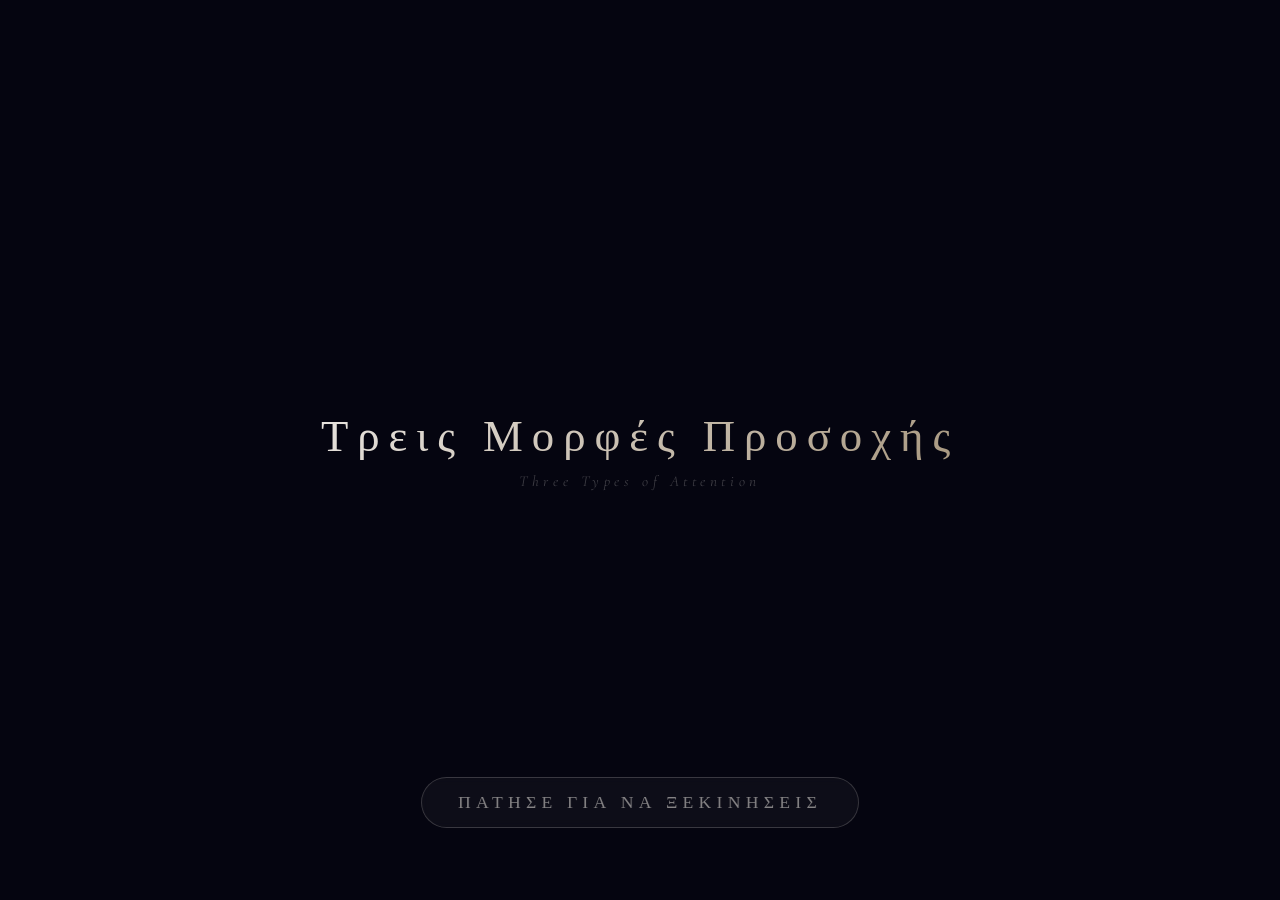
<file: three_attention.html>
<!DOCTYPE html>
<html lang="el">
<head>
<meta charset="UTF-8">
<meta name="viewport" content="width=device-width, initial-scale=1.0">
<title>Τρεις Μορφές Προσοχής | Three Types of Attention</title>
<meta name="description" content="Κλειστή, ανοιχτή και διασπασμένη προσοχή σε κίνηση. Focused, open and dispersed attention visualized.">
<link rel="canonical" href="https://mindfulness-practice.site/three_attention.html">
<style>
  @import url('https://fonts.googleapis.com/css2?family=Cormorant+Garamond:ital,wght@0,300;0,400;0,600;1,300&display=swap');
  *{margin:0;padding:0;box-sizing:border-box}
  body{background:#080a0f;min-height:100vh;font-family:'Cormorant Garamond',serif;color:white;overflow:hidden;display:flex;flex-direction:column;align-items:center;justify-content:center;user-select:none}
  canvas{width:95vw;max-width:600px;aspect-ratio:4/5}
  .title{font-size:clamp(15px,2.8vw,20px);font-weight:300;letter-spacing:0.3em;text-transform:uppercase;color:#c8a96e;margin-bottom:12px;text-align:center}
  .title-en{font-size:clamp(10px,1.5vw,12px);color:rgba(200,169,110,0.35);letter-spacing:0.2em;margin-top:2px}
  .phase-label{margin-top:14px;font-size:clamp(13px,2.2vw,17px);color:#9cb5b5;letter-spacing:0.12em;text-align:center;min-height:24px}
  .phase-en{font-size:clamp(10px,1.5vw,12px);color:rgba(200,169,110,0.35);letter-spacing:0.1em;text-align:center;margin-top:4px;font-style:italic;min-height:16px}
  .dots{display:flex;gap:8px;justify-content:center;margin-top:12px}
  .dot{width:8px;height:8px;border-radius:50%;background:rgba(100,120,140,0.25);transition:all .4s}
  .dot.active{background:rgba(200,169,110,0.8);transform:scale(1.3)}
  .back-btn{position:fixed;top:10px;left:12px;background:rgba(255,255,255,0.06);border:1px solid rgba(255,255,255,0.12);color:rgba(255,255,255,0.5);padding:5px 12px;border-radius:14px;font-size:13px;text-decoration:none;font-family:inherit;z-index:10}
  .lang-btn{position:fixed;top:10px;right:12px;background:rgba(255,255,255,0.06);border:1px solid rgba(255,255,255,0.12);color:rgba(255,255,255,0.5);padding:4px 10px;border-radius:12px;font-size:11px;cursor:pointer;font-family:inherit;z-index:10}

  .intro{position:fixed;inset:0;z-index:100;background:#050510;display:flex;flex-direction:column;align-items:center;justify-content:center;cursor:pointer;transition:opacity 2s ease}
  .intro.hidden{opacity:0;pointer-events:none}
  .intro-t{font-size:clamp(1.6rem,4.5vw,2.8rem);font-weight:300;letter-spacing:0.2em;background:linear-gradient(135deg,#e8e4df,#a89880);-webkit-background-clip:text;-webkit-text-fill-color:transparent;opacity:0;animation:fi 2s ease 0.5s forwards}
  .intro-s{font-size:clamp(0.7rem,1.4vw,0.95rem);letter-spacing:0.3em;color:rgba(232,228,223,0.25);margin-top:8px;font-style:italic;opacity:0;animation:fi 2s ease 1.2s forwards}
  .intro-h{position:absolute;bottom:clamp(40px,8vh,80px);left:50%;transform:translateX(-50%);font-size:clamp(0.85rem,2vw,1.1rem);letter-spacing:0.3em;color:rgba(232,228,223,0.55);text-transform:uppercase;cursor:pointer;padding:14px 36px;border:1.5px solid rgba(232,228,223,0.2);border-radius:30px;background:rgba(232,228,223,0.04);backdrop-filter:blur(4px);transition:all 0.3s;animation:pu 3s ease-in-out infinite;white-space:nowrap}
  .intro-h:active{background:rgba(232,228,223,0.12);color:rgba(232,228,223,0.8);transform:translateX(-50%) scale(0.96)}
  @keyframes fi{to{opacity:1}}
  @keyframes pu{0%,100%{opacity:0.55}50%{opacity:0.9}}
  .ctrls{position:fixed;bottom:clamp(12px,3vh,24px);left:50%;transform:translateX(-50%);z-index:10;display:flex;gap:10px;align-items:center}
  .ctrls button{background:rgba(232,228,223,0.06);border:1.5px solid rgba(232,228,223,0.15);color:rgba(232,228,223,0.5);padding:10px 22px;font-family:'Cormorant Garamond',serif;font-size:clamp(0.75rem,1.5vw,0.9rem);letter-spacing:0.12em;cursor:pointer;border-radius:24px;transition:all .3s;min-width:48px;min-height:44px}
  .ctrls button:active{background:rgba(232,228,223,0.18);color:rgba(232,228,223,0.8);transform:scale(0.95)}
</style>
<script type="application/ld+json">
{
  "@context": "https://schema.org",
  "@type": "LearningResource",
  "name": "Three Types of Attention",
  "alternateName": "Τρεις Μορφές Προσοχής",
  "description": "Focused, open, dispersed — same energy, three directions. A visual guide to attention types.",
  "url": "https://mindfulness-practice.site/three_attention.html",
  "inLanguage": ["el", "en"],
  "learningResourceType": "Interactive Exercise",
  "educationalUse": "Self-assessment",
  "isAccessibleForFree": true,
  "author": { "@type": "Person", "name": "Θεόδωρος" },
  "isPartOf": {
    "@type": "WebApplication",
    "name": "Mindfulness Guide for Neurodivergent Individuals",
    "url": "https://mindfulness-practice.site/"
  },
  "about": [
    { "@type": "Thing", "name": "Mindfulness" },
    { "@type": "Thing", "name": "Neurodivergence" },
    { "@type": "Thing", "name": "Attention" }
  ],
  "audience": {
    "@type": "PeopleAudience",
    "audienceType": "Neurodivergent individuals, mindfulness practitioners"
  }
}
</script>
<link rel="alternate" hreflang="el" href="https://mindfulness-practice.site/three_attention.html?lang=el">
<link rel="alternate" hreflang="en" href="https://mindfulness-practice.site/three_attention.html?lang=en">
<link rel="alternate" hreflang="x-default" href="https://mindfulness-practice.site/three_attention.html">
</head>
<body>

<div class="intro" id="intro">
  <div class="intro-t">Τρεις Μορφές Προσοχής</div>
  <div class="intro-s">Three Types of Attention</div>
  <div class="intro-h" id="intro-start">πάτησε για να ξεκινήσεις</div>
</div>
<a class="back-btn" href="index.html">←</a>
<button class="lang-btn" id="langBtn" onclick="toggleLang()">EN</button>
<div class="title">Οι Τρεις Μορφές Προσοχής<div class="title-en">The Three Types of Attention</div></div>
<canvas id="c"></canvas>
<div class="phase-label" id="phLabel"></div>
<div class="phase-en" id="phEn"></div>
<div class="dots" id="dots"></div>

<script>
const cv=document.getElementById('c'),ctx=cv.getContext('2d');
let W,H;
function resize(){
  const d=Math.min(devicePixelRatio||1,2);
  const r=cv.getBoundingClientRect();
  W=r.width;H=r.height;
  cv.width=W*d;cv.height=H*d;
  ctx.setTransform(d,0,0,d,0,0);
}
resize();addEventListener('resize',resize);

let lang='el',t=0;
const urlLang=new URLSearchParams(location.search).get('lang');
if(urlLang==='en'||urlLang==='el')lang=urlLang;
function toggleLang(){lang=lang==='el'?'en':'el';document.getElementById('langBtn').textContent=lang==='el'?'EN':'ΕΛ'}

// ═══ SCENES ═══
const SCENES=[
  {dur:8,
   el:'Κλειστή Προσοχή · Σάμαθα',
   en:'Focused Attention · Shamatha',
   el2:'Ένα τρίγωνο — ένα σημείο. Η προσοχή εστιάζεται σε ένα αντικείμενο.',
   en2:'One triangle — one point. Attention is fixed on a single object.',
   type:'focused'},
  {dur:3,
   el:'Σκέψη εμφανίζεται... η προσοχή παρασύρεται',
   en:'A thought appears... attention is pulled away',
   el2:'Το τρίγωνο κινείται προς τη σκέψη — φυσιολογική αντίδραση.',
   en2:'The triangle moves toward the thought — a natural reaction.',
   type:'focused_distract'},
  {dur:3,
   el:'Επίγνωση → Επιστροφή στο σημείο',
   en:'Awareness → Return to the point',
   el2:'Η σκέψη αναγνωρίζεται και η προσοχή επανέρχεται. Αυτή είναι η πρακτική.',
   en2:'The thought is recognized and attention returns. This is the practice.',
   type:'focused_return'},
  {dur:8,
   el:'Ανοιχτή Προσοχή · Βιπάσανα',
   en:'Open Attention · Vipassana',
   el2:'Κανένα τρίγωνο — ένας κύκλος. Η προσοχή ανοίγεται σε ό,τι υπάρχει.',
   en2:'No triangle — a circle. Attention opens to whatever arises.',
   type:'open'},
  {dur:5,
   el:'Ερεθίσματα εμφανίζονται μέσα στον κύκλο',
   en:'Stimuli appear within the circle',
   el2:'Ήχοι, αισθήσεις, σκέψεις — ο κύκλος τα φιλοξενεί χωρίς να κολλά.',
   en2:'Sounds, sensations, thoughts — the circle hosts them without clinging.',
   type:'open_stimuli'},
  {dur:8,
   el:'Διασπασμένη Προσοχή',
   en:'Dispersed Attention',
   el2:'Πολλά τρίγωνα ταυτόχρονα — κανένα δεν σβήνει. Νοητική υπερφόρτωση.',
   en2:'Many triangles at once — none release. Cognitive overload.',
   type:'dispersed'},
  {dur:5,
   el:'Σύγκριση: Εστίαση vs Άνοιγμα vs Διάσπαση',
   en:'Comparison: Focus vs Open vs Dispersion',
   el2:'Η ίδια ενέργεια — τρεις διαφορετικοί τρόποι κατεύθυνσης.',
   en2:'Same energy — three different ways of directing it.',
   type:'compare'},
];

const totalDur=SCENES.reduce((a,s)=>a+s.dur,0);
let sceneIdx=0,sceneT=0;

// Build dots
document.getElementById('dots').innerHTML=SCENES.map((_,i)=>`<div class="dot${i===0?' active':''}" id="dot${i}"></div>`).join('');

// ═══ GEOMETRY ═══
function drawHead(cx,cy,sc,stress){
  ctx.save();ctx.translate(cx,cy);ctx.scale(sc,sc);
  // Head
  ctx.beginPath();ctx.ellipse(0,0,30,22,0,0,Math.PI*2);
  ctx.fillStyle='rgba(25,35,45,0.85)';
  const sr=Math.min(200,120+stress*80),sg=Math.max(100,160-stress*60),sb=Math.max(100,180-stress*80);
  ctx.strokeStyle=`rgba(${sr},${sg},${sb},0.5)`;ctx.lineWidth=1.2;ctx.fill();ctx.stroke();
  // Eyes
  const eyeColor=stress>0.5?`rgba(200,80,80,${0.5+stress*0.5})`:'rgba(200,169,110,0.8)';
  ctx.fillStyle=eyeColor;ctx.shadowColor=eyeColor;ctx.shadowBlur=6;
  ctx.beginPath();ctx.arc(-12,-10,3.5,0,Math.PI*2);ctx.fill();
  ctx.beginPath();ctx.arc(12,-10,3.5,0,Math.PI*2);ctx.fill();
  ctx.shadowBlur=0;
  // Center dot
  ctx.beginPath();ctx.arc(0,0,2.5,0,Math.PI*2);
  ctx.fillStyle=`rgba(255,255,255,${0.8-stress*0.5})`;ctx.fill();
  ctx.restore();
}

function drawTriangle(cx,cy,tx,ty,alpha,color){
  const eL={x:cx-12,y:cy-10},eR={x:cx+12,y:cy-10};
  const grd=ctx.createLinearGradient(cx,cy,tx,ty);
  grd.addColorStop(0,`rgba(${color},${alpha*0.2})`);
  grd.addColorStop(1,`rgba(${color},0)`);
  ctx.beginPath();ctx.moveTo(eL.x,eL.y);ctx.lineTo(tx,ty);ctx.lineTo(eR.x,eR.y);ctx.closePath();
  ctx.fillStyle=grd;ctx.fill();
  // Lines
  ctx.strokeStyle=`rgba(${color},${alpha*0.5})`;ctx.lineWidth=1;
  ctx.beginPath();ctx.moveTo(eL.x,eL.y);ctx.lineTo(tx,ty);ctx.moveTo(eR.x,eR.y);ctx.lineTo(tx,ty);ctx.stroke();
}

function drawFocusPoint(x,y,alpha){
  const p=0.5+0.5*Math.sin(t*2);
  ctx.save();ctx.translate(x,y);ctx.globalAlpha=alpha;
  for(let i=2;i>=1;i--){
    ctx.beginPath();ctx.arc(0,0,6+i*4+p*2,0,Math.PI*2);
    ctx.strokeStyle=`rgba(160,210,230,${0.08*alpha})`;ctx.lineWidth=1.2;ctx.stroke();
  }
  ctx.beginPath();
  for(let i=0;i<6;i++){const a=(i*Math.PI)/3-Math.PI/2;i===0?ctx.moveTo(Math.cos(a)*5,Math.sin(a)*5):ctx.lineTo(Math.cos(a)*5,Math.sin(a)*5)}
  ctx.closePath();ctx.fillStyle=`rgba(180,230,255,${0.7+0.3*p})`;ctx.shadowColor='rgba(140,200,230,0.6)';ctx.shadowBlur=10;ctx.fill();
  ctx.restore();
}

function drawOpenCircle(cx,cy,radius,alpha){
  ctx.save();ctx.translate(cx,cy);ctx.globalAlpha=alpha;
  const pulse=0.5+0.5*Math.sin(t*0.8);
  const r=radius+pulse*5;
  // Expanding ripples
  for(let i=0;i<3;i++){
    const rr=((t*12+i*25)%r);
    const ra=Math.max(0,1-rr/r)*0.12;
    ctx.strokeStyle=`rgba(120,180,200,${ra})`;ctx.lineWidth=1;
    ctx.beginPath();ctx.arc(0,0,rr,0,Math.PI*2);ctx.stroke();
  }
  // Main circle
  ctx.strokeStyle=`rgba(120,180,200,${0.2+pulse*0.05})`;ctx.lineWidth=1.5;
  ctx.beginPath();ctx.arc(0,0,r,0,Math.PI*2);ctx.stroke();
  // Sound waves left/right
  for(let s=-1;s<=1;s+=2){
    for(let i=1;i<=3;i++){
      const wr=i*10+((t*15)%15);
      const wa=Math.max(0,0.15-wr/80);
      ctx.strokeStyle=`rgba(140,185,200,${wa})`;ctx.lineWidth=0.8;
      ctx.beginPath();ctx.arc(s*25,5,wr,s>0?-0.6:Math.PI-0.6,s>0?0.6:Math.PI+0.6);ctx.stroke();
    }
  }
  ctx.restore();
}

function drawThought(x,y,label,alpha,pulsePhase){
  if(alpha<0.01)return;
  ctx.save();ctx.globalAlpha=alpha;ctx.translate(x,y);
  const p=0.5+0.5*Math.sin(t*1.2+pulsePhase);
  const grd=ctx.createRadialGradient(0,0,0,0,0,20);
  grd.addColorStop(0,`rgba(120,160,180,${0.35+p*0.1})`);
  grd.addColorStop(1,'rgba(120,160,180,0)');
  ctx.beginPath();ctx.arc(0,0,20,0,Math.PI*2);ctx.fillStyle=grd;ctx.fill();
  for(let i=0;i<4;i++){
    const a=t*0.8+i*Math.PI/2+pulsePhase,r=8+Math.random()*6;
    ctx.beginPath();ctx.arc(Math.cos(a)*r,Math.sin(a)*r,1.5,0,Math.PI*2);
    ctx.fillStyle='rgba(160,210,230,0.5)';ctx.fill();
  }
  ctx.fillStyle='rgba(180,220,240,0.8)';ctx.font='10px Cormorant Garamond,serif';ctx.textAlign='center';ctx.textBaseline='middle';
  ctx.fillText(label,0,0);
  ctx.restore();
}

// Stimuli for open attention
const STIMULI=[
  {angle:0.3,r:0.6,el:'ήχος',en:'sound',phase:0},
  {angle:1.8,r:0.5,el:'αίσθηση',en:'sensation',phase:1.5},
  {angle:3.2,r:0.7,el:'σκέψη',en:'thought',phase:3},
  {angle:4.5,r:0.4,el:'ανάμνηση',en:'memory',phase:4.5},
  {angle:5.8,r:0.55,el:'εικόνα',en:'image',phase:2.5},
];

// Dispersed thoughts
const DISP_THOUGHTS=[
  {x:-0.35,y:-0.3,el:'παρελθόν',en:'past',delay:0},
  {x:0.3,y:-0.2,el:'ανησυχία',en:'worry',delay:0.8},
  {x:-0.25,y:-0.55,el:'σχέδια',en:'plans',delay:1.6},
  {x:0.35,y:-0.45,el:'πόνος',en:'pain',delay:2.4},
  {x:-0.1,y:-0.15,el:'θυμός',en:'anger',delay:3.2},
  {x:0.15,y:-0.6,el:'αν...',en:'if...',delay:4},
];

// ═══ DRAW SCENES ═══
function drawScene(type,progress){
  const midX=W/2,botY=H*0.82;
  const sc=Math.min(W,H)/500;

  if(type==='focused'){
    const focusY=H*0.25;
    drawFocusPoint(midX,focusY,1);
    drawTriangle(midX,botY,midX,focusY,0.8,'200,169,110');
    drawHead(midX,botY,sc,0);
    // Label
    ctx.fillStyle='rgba(200,169,110,0.3)';ctx.font=`${11*sc}px Cormorant Garamond,serif`;ctx.textAlign='center';
    ctx.fillText(lang==='el'?'σημείο εστίασης':'focus point',midX,focusY+20*sc);
  }

  else if(type==='focused_distract'){
    const focusY=H*0.25;
    const thoughtX=midX-W*0.2,thoughtY=H*0.4;
    const lerpP=Math.min(1,progress*1.5);
    const tx=midX+(thoughtX-midX)*ease(lerpP);
    const ty=focusY+(thoughtY-focusY)*ease(lerpP);
    drawFocusPoint(midX,focusY,1-lerpP*0.5);
    drawThought(thoughtX,thoughtY,lang==='el'?'σκέψη':'thought',lerpP,0);
    drawTriangle(midX,botY,tx,ty,0.8,'200,169,110');
    drawHead(midX,botY,sc,0);
  }

  else if(type==='focused_return'){
    const focusY=H*0.25;
    const thoughtX=midX-W*0.2,thoughtY=H*0.4;
    const lerpP=Math.min(1,progress*1.2);
    const tx=thoughtX+(midX-thoughtX)*ease(lerpP);
    const ty=thoughtY+(focusY-thoughtY)*ease(lerpP);
    drawFocusPoint(midX,focusY,0.5+lerpP*0.5);
    drawThought(thoughtX,thoughtY,lang==='el'?'σκέψη':'thought',1-lerpP,0);
    drawTriangle(midX,botY,tx,ty,0.8,'200,169,110');
    drawHead(midX,botY,sc,0);
    // Recognition label
    if(lerpP<0.5){
      ctx.save();ctx.globalAlpha=(0.5-lerpP)*2;
      ctx.fillStyle='#c8a96e';ctx.font=`italic ${10*sc}px Cormorant Garamond,serif`;ctx.textAlign='center';
      ctx.fillText(lang==='el'?'αναγνώριση':'recognition',thoughtX,thoughtY+25);
      ctx.restore();
    }
  }

  else if(type==='open'){
    const centerY=botY-H*0.15;
    drawOpenCircle(midX,centerY,H*0.25,1);
    drawHead(midX,botY,sc,0);
    // No triangle — just circle
    ctx.fillStyle='rgba(120,180,200,0.25)';ctx.font=`${11*sc}px Cormorant Garamond,serif`;ctx.textAlign='center';
    ctx.fillText(lang==='el'?'ανοιχτή επίγνωση':'open awareness',midX,centerY-H*0.28);
  }

  else if(type==='open_stimuli'){
    const centerY=botY-H*0.15;
    const radius=H*0.25;
    drawOpenCircle(midX,centerY,radius,1);
    // Stimuli drift in
    STIMULI.forEach(s=>{
      const age=Math.max(0,(sceneT-s.phase)*0.4);
      const alpha=Math.min(0.7,age);
      const drift=Math.sin(t*0.5+s.phase)*8;
      const sx=midX+Math.cos(s.angle+t*0.1)*radius*s.r+drift;
      const sy=centerY+Math.sin(s.angle+t*0.1)*radius*s.r;
      drawThought(sx,sy,lang==='el'?s.el:s.en,alpha,s.phase);
    });
    drawHead(midX,botY,sc,0);
  }

  else if(type==='dispersed'){
    const focusY=H*0.25;
    drawFocusPoint(midX,focusY,Math.max(0.1,1-progress*1.5));
    // Thoughts accumulate
    const stress=Math.min(1,progress*1.3);
    DISP_THOUGHTS.forEach(dt=>{
      const age=Math.max(0,sceneT-dt.delay);
      const alpha=Math.min(1,age*0.6);
      if(alpha<0.01)return;
      const tx=midX+dt.x*W*0.45,ty=botY+dt.y*H*0.7;
      drawThought(tx,ty,lang==='el'?dt.el:dt.en,alpha,dt.delay);
      // Triangle stays lit — the key difference!
      const r=Math.min(220,140+stress*80),g=Math.max(80,170-stress*90),b=Math.max(80,200-stress*120);
      drawTriangle(midX,botY,tx,ty,alpha*0.6,`${r},${g},${b}`);
    });
    // Shake at high stress
    if(stress>0.5){
      const sh=(stress-0.5)*3;
      ctx.save();ctx.translate(Math.sin(t*13)*sh,Math.cos(t*17)*sh);
      drawHead(midX,botY,sc,stress);
      ctx.restore();
    } else {
      drawHead(midX,botY,sc,stress);
    }
  }

  else if(type==='compare'){
    // Three mini scenes side by side
    const w3=W/3,cy=H*0.55;
    // 1. Focused
    const f1x=w3*0.5,f1y=H*0.2;
    drawFocusPoint(f1x,f1y,0.8);
    drawTriangle(f1x,cy,f1x,f1y,0.6,'200,169,110');
    drawHead(f1x,cy,sc*0.6,0);
    ctx.fillStyle='rgba(200,169,110,0.5)';ctx.font=`${10*sc}px Cormorant Garamond,serif`;ctx.textAlign='center';
    ctx.fillText(lang==='el'?'Κλειστή':'Focused',f1x,cy+30*sc);

    // 2. Open
    const f2x=w3*1.5;
    drawOpenCircle(f2x,cy-H*0.1,H*0.12,0.8);
    drawHead(f2x,cy,sc*0.6,0);
    ctx.fillStyle='rgba(120,180,200,0.5)';
    ctx.fillText(lang==='el'?'Ανοιχτή':'Open',f2x,cy+30*sc);

    // 3. Dispersed
    const f3x=w3*2.5;
    [{dx:-20,dy:-40},{dx:25,dy:-30},{dx:-10,dy:-60},{dx:15,dy:-55}].forEach((d,i)=>{
      drawTriangle(f3x,cy,f3x+d.dx,cy+d.dy,0.4,`200,${100-i*15},${100-i*15}`);
    });
    drawHead(f3x,cy,sc*0.6,0.7);
    ctx.fillStyle='rgba(200,100,100,0.5)';
    ctx.fillText(lang==='el'?'Διασπασμένη':'Dispersed',f3x,cy+30*sc);

    // Dividers
    ctx.strokeStyle='rgba(100,120,140,0.08)';ctx.lineWidth=1;
    ctx.beginPath();ctx.moveTo(w3,H*0.1);ctx.lineTo(w3,H*0.75);ctx.moveTo(w3*2,H*0.1);ctx.lineTo(w3*2,H*0.75);ctx.stroke();
  }
}

function ease(f){return f<0.5?2*f*f:-1+(4-2*f)*f}

// ═══ MAIN LOOP ═══
let lastTime=null;
function loop(ts){
  requestAnimationFrame(loop);
  const dt0=lastTime===null?0:(ts-lastTime)/1000;
  lastTime=ts;
  const dt=Math.min(dt0,0.05);
  t+=dt;
  sceneT+=dt;

  // Scene progression
  if(sceneT>=SCENES[sceneIdx].dur){
    sceneT=0;
    sceneIdx=(sceneIdx+1)%SCENES.length;
  }

  const scene=SCENES[sceneIdx];
  const progress=sceneT/scene.dur;

  // Update labels
  document.getElementById('phLabel').textContent=lang==='el'?scene.el:scene.en;
  document.getElementById('phEn').textContent=lang==='el'?scene.en:'';
  // Subtitle
  if(scene.el2){
    const sub=lang==='el'?scene.el2:scene.en2;
    const existing=document.getElementById('phEn').textContent;
    document.getElementById('phEn').textContent=lang==='el'?scene.en:sub;
  }
  // Dots
  document.querySelectorAll('.dot').forEach((d,i)=>d.classList.toggle('active',i===sceneIdx));

  // Draw
  ctx.clearRect(0,0,W,H);

  // Subtle grid
  ctx.strokeStyle='rgba(100,150,180,0.02)';ctx.lineWidth=0.5;
  ctx.beginPath();ctx.moveTo(W/2,0);ctx.lineTo(W/2,H);ctx.stroke();

  drawScene(scene.type,progress);
}

requestAnimationFrame(loop);

document.getElementById('intro').addEventListener('click',function(){this.classList.add('hidden')});
function goPrev(){if(typeof goScene==='function')goScene(Math.max(0,currentScene-1));else if(typeof phaseIdx!=='undefined'){phaseIdx=Math.max(0,phaseIdx-1);phaseT=0}}
function goNext(){if(typeof goScene==='function')goScene(currentScene+1);else if(typeof phaseIdx!=='undefined'){phaseIdx=Math.min(phaseIdx+1);phaseT=0}}
</script>
<div class="ctrls"><button onclick="goPrev()" aria-label="Previous">◀ </button><button onclick="goNext()" aria-label="Next"> ▶</button></div>
</body>
</html>
</file>
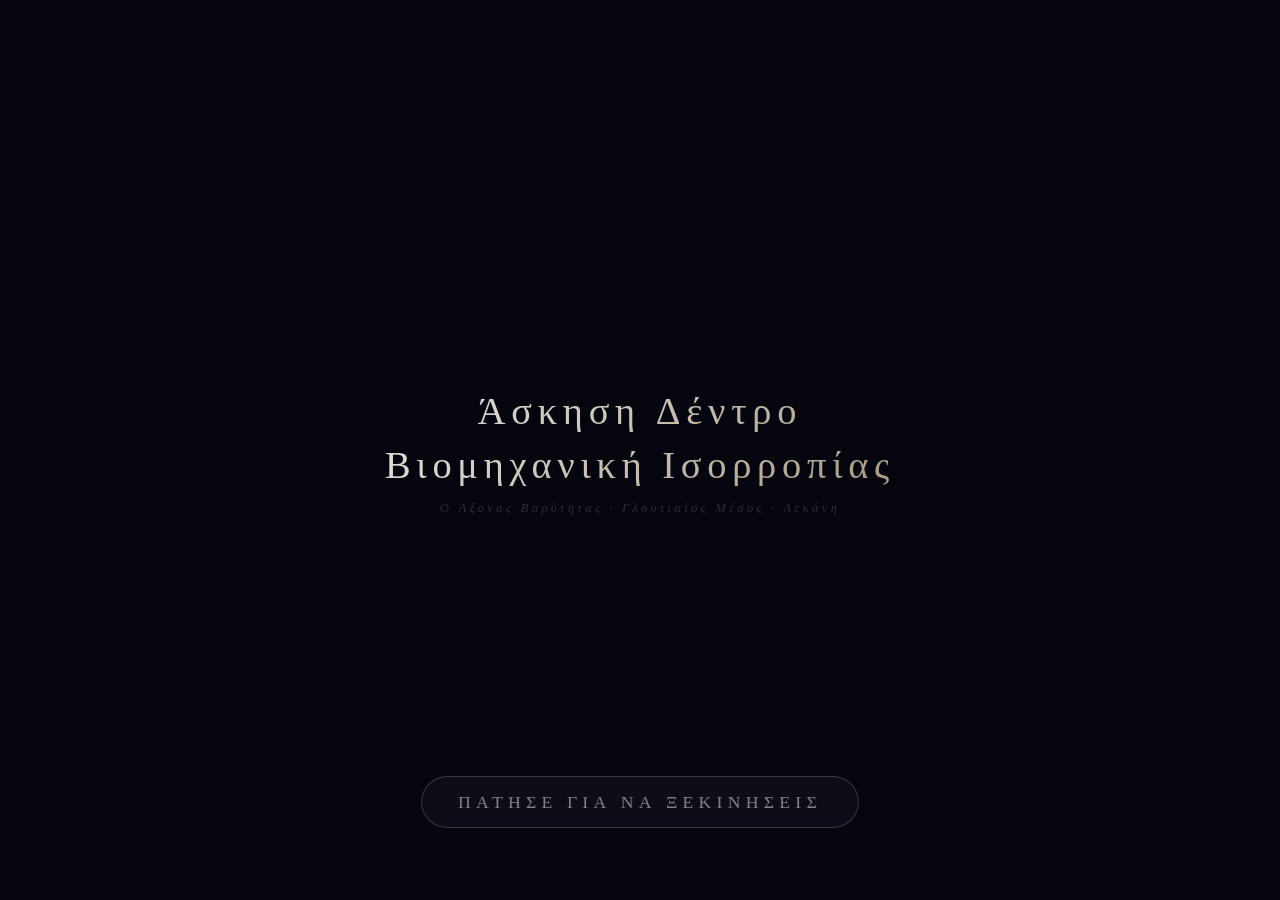
<file: treepose.html>
<!DOCTYPE html>
<html lang="el">
<head>
<meta charset="UTF-8">
<meta name="viewport" content="width=device-width, initial-scale=1.0">
<title>Άσκηση Δέντρο — Ισορροπία & Ιδιοδεκτικότητα | Tree Pose — Balance & Interoception</title>
<style>
  @import url('https://fonts.googleapis.com/css2?family=Fraunces:ital,wght@0,300;0,400;0,700;1,300&display=swap');
  *{margin:0;padding:0;box-sizing:border-box}
  body{background:#050510;overflow:hidden;height:100vh;width:100vw;font-family:'Fraunces',serif;color:#e8e4df;user-select:none}
  canvas{position:fixed;top:0;left:0;width:100vw;height:100vh;z-index:1}
  .sub-box{position:fixed;bottom:50px;left:50%;transform:translateX(-50%);z-index:10;text-align:center;width:90%;max-width:520px;opacity:0;transition:opacity 1.5s ease}
  .sub-box.vis{opacity:1}
  .sub-box .stag{font-size:clamp(0.5rem,0.9vw,0.65rem);letter-spacing:0.3em;text-transform:uppercase;color:rgba(200,180,120,0.45);margin-bottom:5px}
  .sub-box .main{font-size:clamp(0.7rem,1.4vw,0.9rem);font-weight:400;letter-spacing:0.06em;color:rgba(232,228,223,0.7);line-height:1.7;font-style:italic}
  .sub-box .sci{font-size:clamp(0.45rem,0.8vw,0.55rem);color:rgba(140,200,180,0.35);margin-top:8px;line-height:1.5}
  .snum{position:fixed;top:20px;right:24px;z-index:10;font-size:0.6rem;letter-spacing:0.3em;color:rgba(232,228,223,0.1)}
  .ptrack{position:fixed;bottom:0;left:0;width:100%;height:2px;background:rgba(255,255,255,0.03);z-index:10}
  .pbar{height:100%;background:linear-gradient(90deg,rgba(160,140,100,0.4),rgba(100,180,150,0.4));transition:width 1s ease}
  .dots{position:fixed;right:18px;top:50%;transform:translateY(-50%);z-index:10;display:flex;flex-direction:column;gap:10px}
  .dot{width:5px;height:5px;border-radius:50%;background:rgba(232,228,223,0.07);transition:all .4s ease;cursor:pointer;border:none;padding:0}
  .dot.active{background:rgba(232,228,223,0.4);transform:scale(1.3)}
  .ctrls{position:fixed;bottom:10px;left:50%;transform:translateX(-50%);z-index:10;display:flex;gap:6px}
  .ctrls button{background:rgba(232,228,223,0.06);border:1.5px solid rgba(232,228,223,0.15);color:rgba(232,228,223,0.5);padding:10px 22px;font-family:'Fraunces',serif;font-size:clamp(0.75rem,1.5vw,0.9rem);letter-spacing:0.12em;cursor:pointer;border-radius:24px;transition:all .3s;min-width:48px;min-height:44px}
  .ctrls button:active{background:rgba(232,228,223,0.18);color:rgba(232,228,223,0.8);transform:scale(0.95)}
  .ctrls button:active{background:rgba(232,228,223,0.1)}
  .intro{position:fixed;inset:0;z-index:100;background:#050510;display:flex;flex-direction:column;align-items:center;justify-content:center;cursor:pointer;transition:opacity 2s ease}
  .intro.hidden{opacity:0;pointer-events:none}
  .intro-t{font-size:clamp(1.4rem,4vw,2.4rem);font-weight:300;letter-spacing:0.15em;background:linear-gradient(135deg,#e8e4df,#a89880);
    -webkit-background-clip:text;-webkit-text-fill-color:transparent;opacity:0;animation:fi 2s ease 0.5s forwards;text-align:center;line-height:1.4}
  .intro-s{font-size:clamp(0.6rem,1.1vw,0.8rem);letter-spacing:0.25em;color:rgba(232,228,223,0.18);margin-top:8px;font-style:italic;opacity:0;animation:fi 2s ease 1.2s forwards}
  .intro-h{
    position:absolute;bottom:clamp(40px,8vh,80px);left:50%;transform:translateX(-50%);
    font-size:clamp(0.85rem,2vw,1.1rem);letter-spacing:0.3em;color:rgba(232,228,223,0.55);
    text-transform:uppercase;cursor:pointer;
    padding:14px 36px;border:1.5px solid rgba(232,228,223,0.2);border-radius:30px;
    background:rgba(232,228,223,0.04);backdrop-filter:blur(4px);
    transition:all 0.3s;animation:pu 3s ease-in-out infinite;white-space:nowrap}
  .intro-h:active{background:rgba(232,228,223,0.12);color:rgba(232,228,223,0.8);transform:translateX(-50%) scale(0.96)}
  .lang-btn{position:fixed;top:20px;left:20px;z-index:20;background:rgba(232,228,223,0.05);border:1px solid rgba(232,228,223,0.12);color:rgba(232,228,223,0.4);
    padding:4px 10px;border-radius:20px;font-size:0.65rem;font-family:'Fraunces',serif;letter-spacing:0.1em;cursor:pointer;transition:all .3s}
  .lang-btn:active{background:rgba(232,228,223,0.1);color:rgba(232,228,223,0.7)}
  @keyframes fi{to{opacity:1}}
  @keyframes pu{0%,100%{opacity:0.07}50%{opacity:0.25}}
</style>
<script type="application/ld+json">
{
  "@context": "https://schema.org",
  "@type": "LearningResource",
  "name": "Tree Pose",
  "alternateName": "Άσκηση Δέντρο",
  "description": "Balance biomechanics — pelvis, gluteus medius, proprioception. Step by step into single-leg stance.",
  "url": "https://mindfulness-practice.site/treepose.html",
  "inLanguage": ["el", "en"],
  "learningResourceType": "Interactive Exercise",
  "educationalUse": "Self-assessment",
  "isAccessibleForFree": true,
  "author": { "@type": "Person", "name": "Θεόδωρος" },
  "isPartOf": {
    "@type": "WebApplication",
    "name": "Mindfulness Guide for Neurodivergent Individuals",
    "url": "https://mindfulness-practice.site/"
  },
  "about": [
    { "@type": "Thing", "name": "Mindfulness" },
    { "@type": "Thing", "name": "Neurodivergence" },
    { "@type": "Thing", "name": "Body" }
  ],
  "audience": {
    "@type": "PeopleAudience",
    "audienceType": "Neurodivergent individuals, mindfulness practitioners"
  }
}
</script>
<link rel="alternate" hreflang="el" href="https://mindfulness-practice.site/treepose.html?lang=el">
<link rel="alternate" hreflang="en" href="https://mindfulness-practice.site/treepose.html?lang=en">
<link rel="alternate" hreflang="x-default" href="https://mindfulness-practice.site/treepose.html">
<link rel="canonical" href="https://mindfulness-practice.site/treepose.html">
</head>
<body>
<div class="intro" id="intro">
  <div class="intro-t" id="intro-title">Άσκηση Δέντρο<br>Βιομηχανική Ισορροπίας</div>
  <div class="intro-s" id="intro-sub">Ο Άξονας Βαρύτητας · Γλουτιαίος Μέσος · Λεκάνη</div>
  <div class="intro-h" id="intro-click">πάτησε για να ξεκινήσεις</div>
</div>
<button class="lang-btn" id="langBtn">🇬🇷 ΕΛ / EN</button>
<canvas id="c"></canvas>
<div class="sub-box" id="sub"><div class="stag" id="stag"></div><div class="main" id="msub"></div><div class="sci" id="ssci"></div></div>
<div class="snum" id="sn"></div>
<div class="ptrack"><div class="pbar" id="pb"></div></div>
<div class="dots" id="dotsC"></div>
<div class="ctrls"><button onclick="goTo(cur-1)" aria-label="Previous">◀ </button><button id="ab" onclick="togAuto()">▶ auto</button><button onclick="goTo(cur+1)" aria-label="Next"> ▶</button></div>

<script>
// ═══════════════════════════════════════════════════════════════════════════
// BILINGUAL TEXT DATA
// ═══════════════════════════════════════════════════════════════════════════
const LANG = {
  el: {
    steps: [
      {tag:'Βήμα 1 · Βάση',
       sub:'Στάσου με τα δύο πόδια στο πάτωμα.\nΝιώσε τον άξονα βαρύτητας — μια ευθεία από κορυφή κεφαλιού ως πέλματα.\nΤο κέντρο βάρους βρίσκεται στη λεκάνη.',
       sci:'🧠 Ιδιοδεκτικότητα: Η αίσθηση θέσης του σώματος (Craig, 2002). Το 70% της ισορροπίας βασίζεται σε σωματοαισθητική ανατροφοδότηση.',
       phase:'stand', bg:[15,18,25]},
      {tag:'Βήμα 2 · Μεταφορά Βάρους',
       sub:'Μετέφερε αργά το βάρος στο δεξί πόδι.\nΟ άξονας βαρύτητας μετατοπίζεται πάνω από το δεξί πέλμα.\nΗ λεκάνη γέρνει ελαφρά — ο γλουτιαίος μέσος ενεργοποιείται.',
       sci:'⚖️ Ο γλουτιαίος μέσος παράγει δύναμη 2x το βάρος σώματος σε μονοποδική στήριξη (Koch model, Physiopedia).',
       phase:'shift', bg:[18,22,28]},
      {tag:'Βήμα 3 · Σήκωσε το Πόδι',
       sub:'Σήκωσε αργά το αριστερό πόδι.\nΑκούμπα το πέλμα στην εσωτερική πλευρά — κνήμη ή μηρό.\nΜΗΝ πατάς στο γόνατο.',
       sci:'🦴 Η πίεση στο γόνατο μπορεί να βλάψει τους πλάγιους συνδέσμους — πάντα πάνω ή κάτω από το γόνατο.',
       phase:'lift', bg:[20,25,28]},
      {tag:'Βήμα 4 · Δέντρο',
       sub:'Ο άξονας βαρύτητας περνά μέσα από τη σπονδυλική στήλη.\nΗ λεκάνη σταθερή — ο γλουτιαίος μέσος κρατά.\nΤα χέρια ανεβαίνουν αν νιώθεις σταθερός.',
       sci:'🌳 Η μονοποδική στήριξη ενισχύει τη νευρομυϊκή σύνδεση ισχίου-κορμού (Fredericson et al., 2000).',
       phase:'tree', bg:[15,28,22]},
      {tag:'Βήμα 5 · Αναπνοή & Παρουσία',
       sub:'Αναπνοή αργή — εκπνοή μεγαλύτερη από εισπνοή.\nΝιώσε τη σύνδεση πέλμα-γη.\nΗ ισορροπία δεν είναι ακινησία — είναι συνεχής μικρορύθμιση.',
       sci:'🫁 Η αργή εκπνοή ενεργοποιεί το πνευμονογαστρικό νεύρο (Gerritsen & Band, 2018). Η ισορροπία βελτιώνεται με ιδιοδεκτική προπόνηση σε 6 εβδομάδες.',
       phase:'breathe', bg:[12,30,20]},
      {tag:'Νευροδιαφορετικότητα',
       sub:'Αν χάσεις την ισορροπία — είναι φυσιολογικό.\nΆγγιξε τον τοίχο ή κράτα μια καρέκλα.\nΗ πρακτική χτίζεται σταδιακά — ξεκίνα με 5 δευτερόλεπτα.\nΚαμία τελειότητα. Μόνο παρουσία.',
       sci:'🧩 Νευροδιαφορετικά άτομα μπορεί να έχουν διαφορετική ιδιοδεκτική επεξεργασία — η σταδιακή πρακτική βοηθά (Mehling et al., 2012, MAIA).',
       phase:'neuro', bg:[18,22,28]}
    ],
    labels: {
      gluteus: 'Γλουτ. Μέσος',
      pelvis: 'Λεκάνη',
      cog: 'ΚΒ',
      axis: 'Άξονας βαρύτητας',
      dont: 'ΟΧΙ εδώ'
    },
    intro: {
      title: 'Άσκηση Δέντρο<br>Βιομηχανική Ισορροπίας',
      sub: 'Ο Άξονας Βαρύτητας · Γλουτιαίος Μέσος · Λεκάνη',
      click: 'πάτησε για να ξεκινήσεις'
    }
  },
  en: {
    steps: [
      {tag:'Step 1 · Base',
       sub:'Stand with both feet on the floor.\nFeel the gravity axis — a straight line from the top of your head to your feet.\nThe center of mass is in the pelvis.',
       sci:'🧠 Proprioception: The sense of body position (Craig, 2002). 70% of balance relies on somatosensory feedback.',
       phase:'stand', bg:[15,18,25]},
      {tag:'Step 2 · Weight Shift',
       sub:'Slowly shift weight onto your right foot.\nThe gravity axis moves over the right foot.\nThe pelvis tilts slightly — gluteus medius activates.',
       sci:'⚖️ Gluteus medius generates up to 2x body weight force during single-leg stance (Koch model, Physiopedia).',
       phase:'shift', bg:[18,22,28]},
      {tag:'Step 3 · Lift the Foot',
       sub:'Slowly lift your left foot.\nPlace the sole on the inner side — shin or thigh.\nDO NOT press on the knee.',
       sci:'🦴 Pressure on the knee can damage lateral ligaments — always above or below the knee.',
       phase:'lift', bg:[20,25,28]},
      {tag:'Step 4 · Tree',
       sub:'The gravity axis runs through the spine.\nThe pelvis is stable — gluteus medius holds.\nRaise arms if you feel steady.',
       sci:'🌳 Single-leg stance enhances hip-trunk neuromuscular control (Fredericson et al., 2000).',
       phase:'tree', bg:[15,28,22]},
      {tag:'Step 5 · Breath & Presence',
       sub:'Slow breathing — exhale longer than inhale.\nFeel the foot‑ground connection.\nBalance is not stillness — it is constant micro‑adjustment.',
       sci:'🫁 Slow exhalation activates the vagus nerve (Gerritsen & Band, 2018). Balance improves with 6 weeks of proprioceptive training.',
       phase:'breathe', bg:[12,30,20]},
      {tag:'Neurodivergence',
       sub:'If you lose balance — it’s normal.\nTouch a wall or hold a chair.\nPractice builds gradually — start with 5 seconds.\nNo perfection. Only presence.',
       sci:'🧩 Neurodivergent individuals may have different proprioceptive processing — gradual practice helps (Mehling et al., 2012, MAIA).',
       phase:'neuro', bg:[18,22,28]}
    ],
    labels: {
      gluteus: 'Gluteus Medius',
      pelvis: 'Pelvis',
      cog: 'CoG',
      axis: 'Gravity axis',
      dont: 'NO here'
    },
    intro: {
      title: 'Tree Pose<br>Biomechanical Balance',
      sub: 'Gravity Axis · Gluteus Medius · Pelvis',
      click: 'click anywhere to begin'
    }
  }
};

let lang = 'el';
const N = LANG.el.steps.length;

// ═══════════════════════════════════════════════════════════════════════════
// GLOBALS
// ═══════════════════════════════════════════════════════════════════════════
const cv = document.getElementById('c'), ctx = cv.getContext('2d');
let W, H, cx, cy;
let cur = 0, tgt = 0, tT = 0, trans = false, time = 0, gA = 0;
let autoP = false, autoTm = null;

// UI elements
const introDiv = document.getElementById('intro');
const introTitle = document.getElementById('intro-title');
const introSub = document.getElementById('intro-sub');
const introClick = document.getElementById('intro-click');
const subBox = document.getElementById('sub');
const stagEl = document.getElementById('stag');
const msubEl = document.getElementById('msub');
const ssciEl = document.getElementById('ssci');
const snEl = document.getElementById('sn');
const pbEl = document.getElementById('pb');
const dotsContainer = document.getElementById('dotsC');
const langBtn = document.getElementById('langBtn');

// ═══════════════════════════════════════════════════════════════════════════
// LANGUAGE SWITCH
// ═══════════════════════════════════════════════════════════════════════════
function updateLanguage() {
  const data = LANG[lang];
  introTitle.innerHTML = data.intro.title;
  introSub.innerHTML = data.intro.sub;
  introClick.innerHTML = data.intro.click;
  if (!trans) {
    const step = data.steps[cur];
    stagEl.textContent = step.tag;
    msubEl.innerHTML = step.sub.replace(/\n/g,'<br>');
    ssciEl.innerHTML = step.sci;
  }
  rebuildDots();
  requestAnimationFrame(()=>{});
}
function setLanguage(l) {
  lang = l;
  updateLanguage();
  localStorage.setItem('tree_pose_lang', l);
}
function toggleLang() {
  setLanguage(lang === 'el' ? 'en' : 'el');
}
langBtn.addEventListener('click', toggleLang);

// ═══════════════════════════════════════════════════════════════════════════
// UTILITIES
// ═══════════════════════════════════════════════════════════════════════════
function resize() {
  const d = Math.min(devicePixelRatio || 1, 2);
  W = innerWidth; H = innerHeight;
  cv.width = W * d; cv.height = H * d;
  cv.style.width = W + 'px'; cv.style.height = H + 'px';
  ctx.setTransform(d, 0, 0, d, 0, 0);
  cx = W/2; cy = H/2;
}
window.addEventListener('resize', resize);
resize();

function rebuildDots() {
  dotsContainer.innerHTML = '';
  for (let i = 0; i < N; i++) {
    const dot = document.createElement('button');
    dot.className = 'dot' + (i === cur ? ' active' : '');
    dot.onclick = () => goTo(i);
    dotsContainer.appendChild(dot);
  }
}

function updateUI() {
  const data = LANG[lang];
  const step = data.steps[cur];
  stagEl.textContent = step.tag;
  msubEl.innerHTML = step.sub.replace(/\n/g,'<br>');
  ssciEl.innerHTML = step.sci;
  snEl.textContent = `${cur+1} / ${N}`;
  pbEl.style.width = `${(cur/(N-1))*100}%`;
  document.querySelectorAll('.dot').forEach((d,i)=>d.classList.toggle('active',i===cur));
}

function goTo(i) {
  if (i < 0 || i >= N || i === cur || trans) return;
  tgt = i;
  trans = true;
  tT = 0;
  subBox.classList.remove('vis');
  setTimeout(() => {
    cur = tgt;
    trans = false;
    updateUI();
    subBox.classList.add('vis');
  }, 1800);
}

function ease(t) { return t<0.5 ? 4*t*t*t : 1-Math.pow(-2*t+2,3)/2; }

function togAuto() {
  autoP = !autoP;
  document.getElementById('ab').innerHTML = autoP ? '\u23F8 pause' : '\u25B6 auto';
  if (autoP) runAuto();
  else clearTimeout(autoTm);
}
function runAuto() {
  if (!autoP) return;
  autoTm = setTimeout(() => {
    if (cur < N-1) {
      goTo(cur+1);
      setTimeout(runAuto, 2000);
    } else {
      autoP = false;
      document.getElementById('ab').innerHTML = '\u25B6 auto';
    }
  }, 9000);
}

// ═══════════════════════════════════════════════════════════════════════════
// DRAWING FUNCTIONS (with GOLDEN GRAVITY AXIS extended above head & below feet)
// ═══════════════════════════════════════════════════════════════════════════
function drawSkeleton(x, y, sc, alpha, phase) {
  ctx.save(); ctx.translate(x, y); ctx.scale(sc, sc);
  const pulse = Math.sin(time * 1.2) * 0.5 + 0.5;
  const bone = `rgba(200,195,175,${alpha*0.7})`;
  const boneDim = `rgba(200,195,175,${alpha*0.3})`;
  const joint = `rgba(200,175,100,${alpha*0.5})`;
  ctx.lineCap = 'round'; ctx.lineJoin = 'round';

  const shifted = phase !== 'stand';
  const treeLegs = (phase === 'lift' || phase === 'tree' || phase === 'breathe' || phase === 'neuro');
  const shiftX = shifted ? 12 : 0;

  // Ground
  ctx.strokeStyle = `rgba(140,130,100,${alpha*0.2})`; ctx.lineWidth = 1.5;
  ctx.beginPath(); ctx.moveTo(-80, 110); ctx.lineTo(80, 110); ctx.stroke();

  // Right leg (standing)
  ctx.strokeStyle = bone; ctx.lineWidth = 2.5;
  ctx.beginPath(); ctx.moveTo(10+shiftX, -5); ctx.lineTo(14+shiftX, 45); ctx.lineTo(12+shiftX, 95); ctx.stroke();
  ctx.beginPath(); ctx.moveTo(12+shiftX, 95); ctx.lineTo(12+shiftX, 108); ctx.lineTo(20+shiftX, 110); ctx.stroke();
  ctx.fillStyle = joint;
  ctx.beginPath(); ctx.arc(10+shiftX, -5, 3.5, 0, Math.PI*2); ctx.fill(); // hip
  ctx.beginPath(); ctx.arc(14+shiftX, 45, 3, 0, Math.PI*2); ctx.fill();   // knee
  ctx.beginPath(); ctx.arc(12+shiftX, 95, 2.5, 0, Math.PI*2); ctx.fill();  // ankle
  // Standing foot glow
  if (shifted) {
    const fg = ctx.createRadialGradient(14+shiftX, 108, 0, 14+shiftX, 108, 18+pulse*4);
    fg.addColorStop(0, `rgba(180,160,100,${alpha*0.12})`);
    fg.addColorStop(1, 'rgba(180,160,100,0)');
    ctx.fillStyle = fg; ctx.beginPath(); ctx.arc(14+shiftX, 108, 18+pulse*4, 0, Math.PI*2); ctx.fill();
  }

  // Left leg
  if (!treeLegs) {
    ctx.strokeStyle = shifted ? boneDim : bone; ctx.lineWidth = shifted ? 1.8 : 2.5;
    ctx.beginPath(); ctx.moveTo(-10+shiftX, -5); ctx.lineTo(-14+shiftX, 45); ctx.lineTo(-12+shiftX, 95); ctx.stroke();
    ctx.beginPath(); ctx.moveTo(-12+shiftX, 95); ctx.lineTo(-12+shiftX, 108); ctx.lineTo(-20+shiftX, 110); ctx.stroke();
    ctx.fillStyle = joint;
    ctx.beginPath(); ctx.arc(-10+shiftX, -5, 3.5, 0, Math.PI*2); ctx.fill();
    ctx.beginPath(); ctx.arc(-14+shiftX, 45, 3, 0, Math.PI*2); ctx.fill();
  } else {
    // Bent leg
    ctx.strokeStyle = `rgba(200,195,175,${alpha*0.45})`; ctx.lineWidth = 2;
    const lhx = -10+shiftX, lhy = -5;
    const lkx = -20+shiftX, lky = 25;
    const lfx = 5+shiftX, lfy = 35;
    ctx.beginPath(); ctx.moveTo(lhx, lhy); ctx.quadraticCurveTo(lkx-8, lky-5, lkx, lky); ctx.stroke();
    ctx.beginPath(); ctx.moveTo(lkx, lky); ctx.quadraticCurveTo(lkx+5, lfy-3, lfx, lfy); ctx.stroke();
    ctx.fillStyle = joint; ctx.beginPath(); ctx.arc(lkx, lky, 2.5, 0, Math.PI*2); ctx.fill();
    ctx.fillStyle = `rgba(200,195,175,${alpha*0.3})`;
    ctx.beginPath(); ctx.ellipse(lfx, lfy, 5, 3, -0.3, 0, Math.PI*2); ctx.fill();

    // Warning on right knee
    const rkx = 14+shiftX, rky = 45;
    ctx.strokeStyle = `rgba(210,70,60,${alpha*0.25})`; ctx.lineWidth = 1.2;
    ctx.beginPath(); ctx.arc(rkx, rky, 7, 0, Math.PI*2); ctx.stroke();
    ctx.beginPath(); ctx.moveTo(rkx-4, rky-4); ctx.lineTo(rkx+4, rky+4); ctx.stroke();
    ctx.font = '7px Fraunces'; ctx.fillStyle = `rgba(210,70,60,${alpha*0.2})`;
    ctx.textAlign = 'left'; ctx.fillText(LANG[lang].labels.dont, rkx+10, rky+3);
  }

  // Pelvis
  const pelvisTilt = shifted ? 2.5 : 0;
  ctx.save(); ctx.rotate(pelvisTilt * Math.PI/180);
  ctx.strokeStyle = bone; ctx.lineWidth = 2.5;
  ctx.beginPath(); ctx.moveTo(-18+shiftX, -8); ctx.quadraticCurveTo(shiftX, -14, 18+shiftX, -8); ctx.stroke();
  ctx.strokeStyle = boneDim; ctx.lineWidth = 1.5;
  ctx.beginPath(); ctx.moveTo(-18+shiftX, -8); ctx.quadraticCurveTo(-22+shiftX, -18, -15+shiftX, -22); ctx.stroke();
  ctx.beginPath(); ctx.moveTo(18+shiftX, -8); ctx.quadraticCurveTo(22+shiftX, -18, 15+shiftX, -22); ctx.stroke();
  ctx.restore();

  // Pelvis tilt line (orange)
  if (shifted) {
    ctx.strokeStyle = `rgba(230,130,50,${alpha*0.4})`; ctx.lineWidth = 2; ctx.setLineDash([5,4]);
    ctx.save(); ctx.rotate(pelvisTilt * Math.PI/180);
    ctx.beginPath(); ctx.moveTo(-25+shiftX, -10); ctx.lineTo(25+shiftX, -10); ctx.stroke();
    ctx.restore(); ctx.setLineDash([]);
    ctx.font = '8px Fraunces'; ctx.fillStyle = `rgba(230,130,50,${alpha*0.3})`;
    ctx.textAlign = 'right'; ctx.fillText(LANG[lang].labels.pelvis + ' ↗', shiftX-28, -10);
  }

  // Gluteus medius (right side)
  if (shifted) {
    const gmx = 22+shiftX, gmy = -12;
    const gmGlow = ctx.createRadialGradient(gmx, gmy, 0, gmx, gmy, 14+pulse*4);
    gmGlow.addColorStop(0, `rgba(100,200,150,${alpha*0.18})`);
    gmGlow.addColorStop(0.6, `rgba(100,200,150,${alpha*0.05})`);
    gmGlow.addColorStop(1, 'rgba(100,200,150,0)');
    ctx.fillStyle = gmGlow; ctx.beginPath(); ctx.arc(gmx, gmy, 14+pulse*4, 0, Math.PI*2); ctx.fill();
    for (let i=0; i<6; i++) {
      const a = -0.6 + i*0.2;
      ctx.strokeStyle = `rgba(100,200,150,${alpha*(0.1+pulse*0.06)})`; ctx.lineWidth = 0.8;
      ctx.beginPath(); ctx.moveTo(gmx+Math.cos(a)*4, gmy+Math.sin(a)*4);
      ctx.lineTo(gmx+Math.cos(a)*13, gmy+Math.sin(a)*13); ctx.stroke();
    }
    ctx.font = '7px Fraunces'; ctx.fillStyle = `rgba(100,200,150,${alpha*0.25})`;
    ctx.textAlign = 'left'; ctx.fillText(LANG[lang].labels.gluteus, gmx+16, gmy+2);
  }

  // Spine
  ctx.strokeStyle = bone; ctx.lineWidth = 2.2;
  ctx.beginPath(); ctx.moveTo(shiftX, -15); ctx.quadraticCurveTo(shiftX-1, -30, shiftX, -45); ctx.stroke();
  ctx.beginPath(); ctx.moveTo(shiftX, -45); ctx.quadraticCurveTo(shiftX+1, -60, shiftX, -75); ctx.stroke();
  ctx.beginPath(); ctx.moveTo(shiftX, -75); ctx.lineTo(shiftX, -82); ctx.stroke();
  for (let i=0; i<8; i++) {
    const vy = -18 - i*8;
    ctx.fillStyle = `rgba(200,195,175,${alpha*0.15})`;
    ctx.beginPath(); ctx.arc(shiftX, vy, 1.5, 0, Math.PI*2); ctx.fill();
  }

  // Ribcage
  ctx.strokeStyle = `rgba(200,195,175,${alpha*0.2})`; ctx.lineWidth = 1;
  for (let i=0; i<5; i++) {
    const ry = -48 - i*6;
    const rw = 12 + i*1.5;
    ctx.beginPath(); ctx.moveTo(shiftX, ry); ctx.quadraticCurveTo(shiftX+rw, ry+3, shiftX+rw-2, ry+8); ctx.stroke();
    ctx.beginPath(); ctx.moveTo(shiftX, ry); ctx.quadraticCurveTo(shiftX-rw, ry+3, shiftX-rw+2, ry+8); ctx.stroke();
  }

  // Shoulders & arms
  ctx.strokeStyle = bone; ctx.lineWidth = 2;
  ctx.beginPath(); ctx.moveTo(shiftX, -72); ctx.lineTo(shiftX-22, -68); ctx.stroke();
  ctx.beginPath(); ctx.moveTo(shiftX, -72); ctx.lineTo(shiftX+22, -68); ctx.stroke();
  ctx.fillStyle = joint;
  ctx.beginPath(); ctx.arc(shiftX-22, -68, 3, 0, Math.PI*2); ctx.fill();
  ctx.beginPath(); ctx.arc(shiftX+22, -68, 3, 0, Math.PI*2); ctx.fill();
  if (phase === 'tree' || phase === 'breathe') {
    ctx.strokeStyle = boneDim; ctx.lineWidth = 1.8;
    ctx.beginPath(); ctx.moveTo(shiftX-22, -68); ctx.quadraticCurveTo(shiftX-18, -90, shiftX-4, -105); ctx.stroke();
    ctx.beginPath(); ctx.moveTo(shiftX+22, -68); ctx.quadraticCurveTo(shiftX+18, -90, shiftX+4, -105); ctx.stroke();
    ctx.fillStyle = `rgba(200,195,175,${alpha*0.25})`;
    ctx.beginPath(); ctx.arc(shiftX, -107, 4, 0, Math.PI*2); ctx.fill();
  } else {
    ctx.strokeStyle = boneDim; ctx.lineWidth = 1.8;
    ctx.beginPath(); ctx.moveTo(shiftX-22, -68); ctx.lineTo(shiftX-24, -35); ctx.lineTo(shiftX-22, -5); ctx.stroke();
    ctx.beginPath(); ctx.moveTo(shiftX+22, -68); ctx.lineTo(shiftX+24, -35); ctx.lineTo(shiftX+22, -5); ctx.stroke();
  }

  // Head
  ctx.fillStyle = `rgba(200,195,175,${alpha*0.06})`;
  ctx.beginPath(); ctx.arc(shiftX, -95, 13, 0, Math.PI*2); ctx.fill();
  ctx.strokeStyle = bone; ctx.lineWidth = 2; ctx.stroke();
  ctx.fillStyle = `rgba(200,195,175,${alpha*0.15})`;
  ctx.beginPath(); ctx.arc(shiftX-4, -96, 3, 0, Math.PI*2); ctx.fill();
  ctx.beginPath(); ctx.arc(shiftX+4, -96, 3, 0, Math.PI*2); ctx.fill();
  ctx.strokeStyle = boneDim; ctx.lineWidth = 1;
  ctx.beginPath(); ctx.moveTo(shiftX-8, -88); ctx.quadraticCurveTo(shiftX, -84, shiftX+8, -88); ctx.stroke();

  // ═══════════════════════════════════════════════════════════════════════
  // GOLDEN GRAVITY AXIS (extended above head & below feet)
  // ═══════════════════════════════════════════════════════════════════════
  const axTopX = shiftX;
  const axTopY = -125;   // above head
  const axBottomX = shifted ? 14+shiftX : shiftX;
  const axBottomY = 125;  // below feet

  ctx.strokeStyle = '#C8922A';  // golden
  ctx.lineWidth = 2.5;
  ctx.setLineDash([6, 5]);
  ctx.beginPath();
  ctx.moveTo(axTopX, axTopY);
  ctx.lineTo(axBottomX, axBottomY);
  ctx.stroke();

  // Golden arrow at bottom
  ctx.fillStyle = '#C8922A';
  ctx.beginPath();
  ctx.moveTo(axBottomX, axBottomY);
  ctx.lineTo(axBottomX-4, axBottomY-9);
  ctx.lineTo(axBottomX+4, axBottomY-9);
  ctx.closePath();
  ctx.fill();

  // Small dash above head (optional)
  ctx.setLineDash([2, 4]);
  ctx.beginPath();
  ctx.moveTo(axTopX-2, axTopY+6);
  ctx.lineTo(axTopX+2, axTopY+6);
  ctx.stroke();
  ctx.setLineDash([]);

  // Center of gravity (CoG)
  const cogX = shiftX + (shifted ? 6 : 0), cogY = -10;
  const cs = 6 + pulse*2;
  ctx.fillStyle = `rgba(220,190,80,${alpha*0.25})`;
  ctx.beginPath(); ctx.moveTo(cogX, cogY-cs); ctx.lineTo(cogX+cs*0.6, cogY); ctx.lineTo(cogX, cogY+cs); ctx.lineTo(cogX-cs*0.6, cogY); ctx.closePath(); ctx.fill();
  ctx.strokeStyle = `rgba(220,190,80,${alpha*0.45})`; ctx.lineWidth = 1.2; ctx.stroke();
  ctx.font = '7px Fraunces'; ctx.fillStyle = `rgba(220,190,80,${alpha*0.25})`;
  ctx.textAlign = 'left'; ctx.fillText(LANG[lang].labels.cog, cogX+cs+4, cogY+2);

  // Breath circle (phase 5)
  if (phase === 'breathe') {
    const br = 12 + Math.sin(time*0.4)*6;
    ctx.strokeStyle = `rgba(100,180,170,${alpha*0.1})`; ctx.lineWidth = 0.8;
    ctx.beginPath(); ctx.arc(shiftX, -50, br, 0, Math.PI*2); ctx.stroke();
    ctx.beginPath(); ctx.arc(shiftX, -50, br+8, 0, Math.PI*2);
    ctx.strokeStyle = `rgba(100,180,170,${alpha*0.05})`; ctx.stroke();
  }

  // Wall support (neuro phase)
  if (phase === 'neuro') {
    const wx = 55;
    ctx.strokeStyle = `rgba(200,190,160,${alpha*0.1})`; ctx.lineWidth = 1.5;
    ctx.beginPath(); ctx.moveTo(wx, -80); ctx.lineTo(wx, 50); ctx.stroke();
    ctx.font = '7px Fraunces'; ctx.fillStyle = `rgba(200,190,160,${alpha*0.12})`;
    ctx.textAlign = 'left'; ctx.fillText(lang === 'el' ? 'τοίχος' : 'wall', wx+4, -20);
    ctx.setLineDash([3,3]);
    ctx.beginPath(); ctx.moveTo(shiftX+24, -35); ctx.lineTo(wx, -35); ctx.stroke();
    ctx.setLineDash([]);
  }

  // Aura for tree/breathe
  if (phase === 'tree' || phase === 'breathe') {
    for (let i=0; i<2; i++) {
      const rr = ((time*6 + i*50) % 120);
      const ra = Math.max(0, 1 - rr/120);
      ctx.globalAlpha = alpha*ra*0.04;
      ctx.strokeStyle = 'rgba(140,200,160,1)'; ctx.lineWidth = 0.5;
      ctx.beginPath(); ctx.arc(shiftX, -20, rr, 0, Math.PI*2); ctx.stroke();
      ctx.globalAlpha = 1;
    }
  }

  ctx.restore();
}

function drawScene(idx, alpha) {
  if (alpha <= 0) return;
  const data = LANG[lang];
  const phase = data.steps[idx].phase;
  drawSkeleton(cx, cy+20, Math.min(W,H)/280, alpha, phase);
}

function drawBg(sf) {
  const idx = Math.floor(sf), fr = sf - idx;
  const nx = Math.min(idx+1, N-1);
  const data = LANG[lang];
  const r = data.steps[idx].bg[0]*(1-fr) + data.steps[nx].bg[0]*fr;
  const g = data.steps[idx].bg[1]*(1-fr) + data.steps[nx].bg[1]*fr;
  const b = data.steps[idx].bg[2]*(1-fr) + data.steps[nx].bg[2]*fr;
  const gr = ctx.createRadialGradient(cx, cy, 0, cx, cy, Math.max(W,H)*0.7);
  gr.addColorStop(0, `rgb(${r|0}, ${g|0}, ${b|0})`);
  gr.addColorStop(1, 'rgb(5,5,14)');
  ctx.fillStyle = gr; ctx.fillRect(0, 0, W, H);
}

// ═══════════════════════════════════════════════════════════════════════════
// ANIMATION LOOP
// ═══════════════════════════════════════════════════════════════════════════
let lt = 0;
function loop(ts) {
  const dt = Math.min((ts - lt) / 1000, 0.05);
  lt = ts;
  time += dt;
  if (gA < 1) gA = Math.min(1, gA + dt*0.5);
  if (trans) tT = Math.min(tT + dt*0.65, 1);
  ctx.clearRect(0, 0, W, H);
  const sf = trans ? cur + (tgt - cur) * ease(tT) : cur;
  drawBg(sf);
  ctx.globalAlpha = gA;
  if (trans) {
    const e2 = ease(tT);
    drawScene(cur, 1-e2);
    drawScene(tgt, e2);
  } else {
    drawScene(cur, 1);
  }
  ctx.globalAlpha = 1;
  requestAnimationFrame(loop);
}

// ═══════════════════════════════════════════════════════════════════════════
// INITIALIZE
// ═══════════════════════════════════════════════════════════════════════════
function init() {
  const savedLang = localStorage.getItem('tree_pose_lang');
  if (savedLang === 'en' || savedLang === 'el') lang = savedLang;
  else lang = 'el';
  updateLanguage();
  rebuildDots();
  updateUI();
  subBox.classList.add('vis');
  introDiv.addEventListener('click', () => introDiv.classList.add('hidden'));
  document.addEventListener('keydown', e => {
    if (e.key === 'ArrowRight' || e.key === ' ') goTo(cur+1);
    if (e.key === 'ArrowLeft') goTo(cur-1);
  });
  requestAnimationFrame(loop);
}
init();
</script>
</body>
</html>
</file>
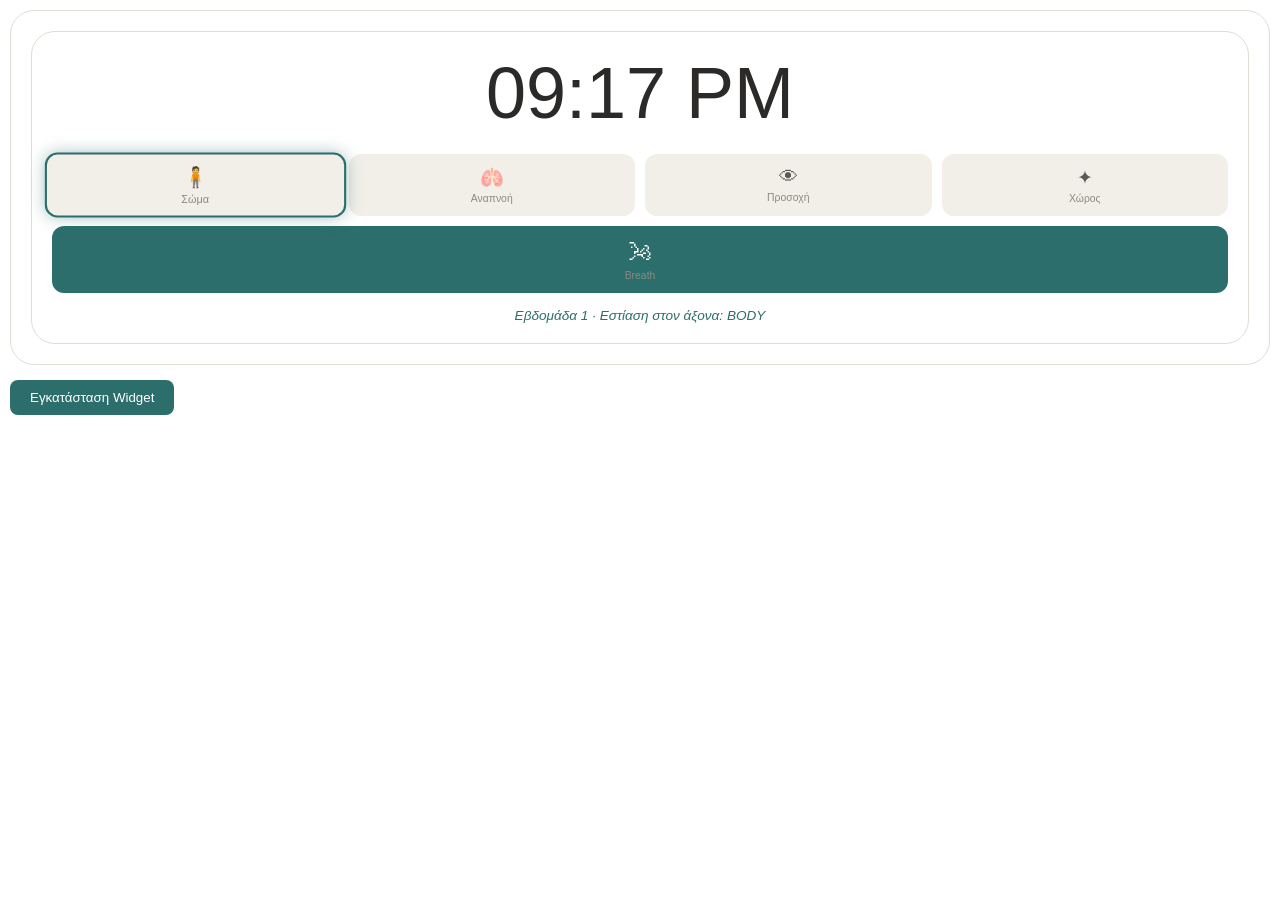
<file: widget.html>
<!DOCTYPE html>
<html lang="el">
<head>
    <meta charset="UTF-8">
    <meta name="viewport" content="width=device-width, initial-scale=1.0">
    <link rel="manifest" href="widget-manifest.json">
    <title>Widget Τετραπλού Άξονα</title>
    <style>
        :root {
            --bg-card: #ffffff;
            --bg-soft: #f2efe9;
            --teal: #2c6e6b;
            --text-primary: #2b2a28;
            --text-secondary: #5b5a56;
            --text-muted: #8c8982;
            --border-light: #e2ddd4;
        }
        body { margin: 0; padding: 10px; font-family: 'Inter', sans-serif; background: var(--bg-card); }
        .widget-container { padding: 15px; text-align: center; background: var(--bg-card); border-radius: 24px; border: 1px solid var(--border-light); }
        .widget-clock { font-size: 3.5rem; font-weight: 200; margin-bottom: 15px; color: var(--text-primary); }
        .widget-grid { display: grid; grid-template-columns: repeat(4, 1fr); gap: 8px; margin-bottom: 10px; }
        .widget-item { background: var(--bg-soft); padding: 8px 2px; border-radius: 12px; font-size: 1rem; color: var(--text-secondary); border: 2px solid transparent; }
        .axis-label { font-size: 0.6rem; display: block; margin-top: 2px; color: var(--text-muted); }
        .breath-btn { grid-column: span 4; background: var(--teal); color: white; font-size: 1.2rem; padding: 10px; border-radius: 12px; text-decoration: none; display: block; }
        .widget-item.active { border-color: var(--teal); box-shadow: 0 0 10px rgba(44, 110, 107, 0.3); }
    </style>
</head>
<body>
    <div class="widget-container" id="widget-root">
        <!-- Content will be injected by widget.js -->
    </div>
    <button onclick="installApp()" style="margin-top: 15px; padding: 10px 20px; background: var(--teal); color: white; border: none; border-radius: 8px; cursor: pointer;">Εγκατάσταση Widget</button>
    <div class="screen" id="screen-widget" style="display:none"></div>
    <script src="js/i18n.js"></script>
    <script src="js/app.js"></script>
    <script src="js/screens/widget.js"></script>
    <script>
        // Register service worker
        if ('serviceWorker' in navigator) {
            navigator.serviceWorker.register('sw.js').catch(console.error);
        }

        // Initialize widget content
        const root = document.getElementById('widget-root');
        // We need to mock some functions to make widget.js work
        function t(key) { return (T.el && T.el[key]) || key; }
        function showScreen(id) { window.location.href = 'index.html#' + id; }
        
        // Load data for highlighting
        function loadCompanionData() { return JSON.parse(localStorage.getItem('companionData') || '{}'); }
        
        buildWidgetScreen();
        // Override the innerHTML to just show the widget content
        const screen = document.getElementById('screen-widget');
        root.innerHTML = screen.innerHTML;
        
        // Re-init clock and highlight
        updateWidgetClock();
        setInterval(updateWidgetClock, 1000);
        updateWidgetHighlight();
    </script>
</body>
</html>
</file>
